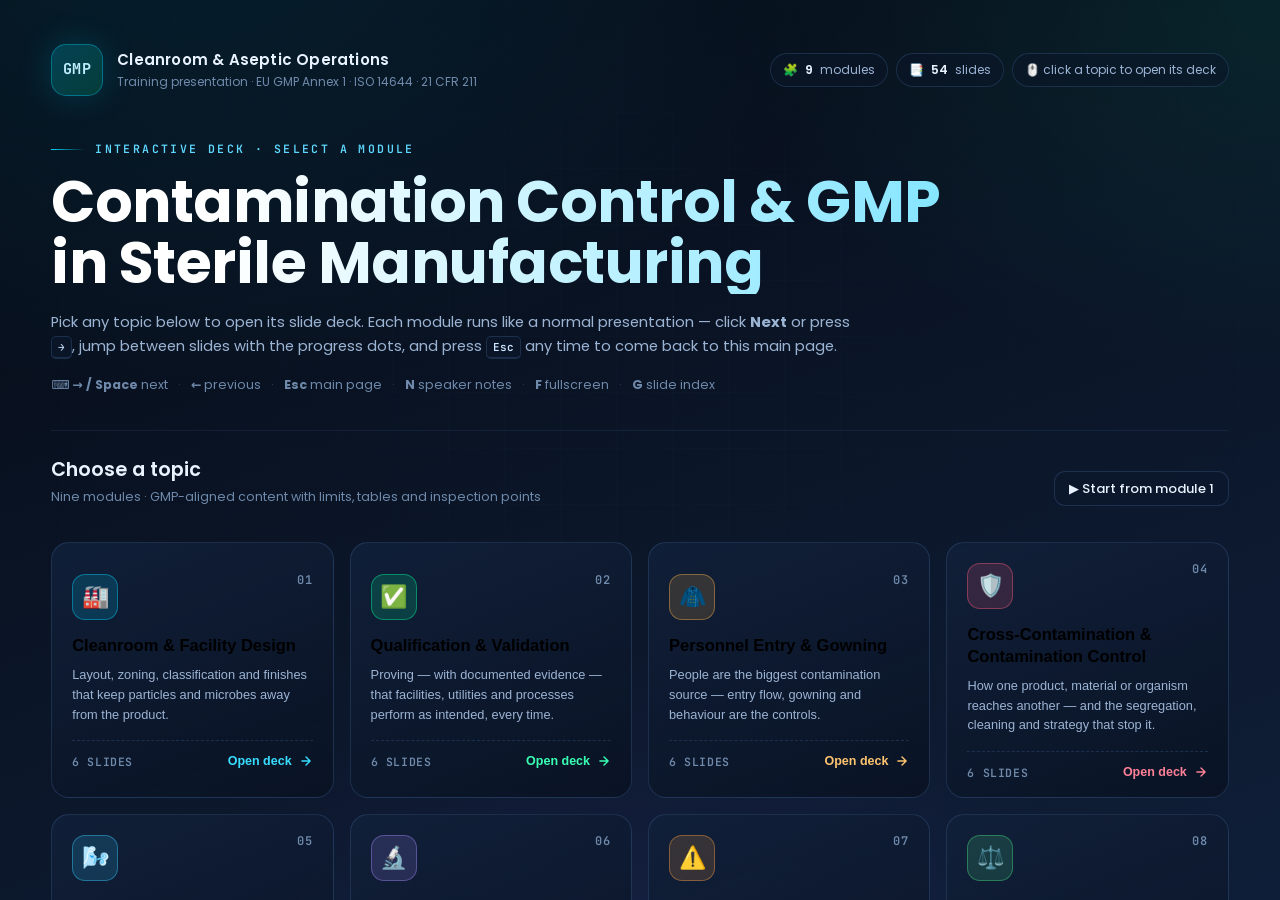
<file: index.html>
<!DOCTYPE html>
<html lang="en">
<head>
<meta charset="UTF-8">
<meta name="viewport" content="width=device-width, initial-scale=1.0">
<meta name="description" content="Interactive presentation deck: Cleanrooms, GMP qualification, gowning, contamination control, HVAC, environmental monitoring, deviations, QA/QC and regulatory requirements.">
<title>Pharmaceutical Cleanroom &amp; GMP — Interactive Presentation</title>
<style>
@import url('https://fonts.googleapis.com/css2?family=Poppins:wght@300;400;500;600;700&family=JetBrains+Mono:wght@400;600&display=swap');

:root{
  --bg-0:#050a14;
  --bg-1:#0a1425;
  --bg-2:#0f1e38;
  --ink:#e9f3ff;
  --muted:#9cb4d4;
  --dim:#6f8aab;
  --line:rgba(120,180,255,.16);
  --line-soft:rgba(120,180,255,.09);
  --glass:rgba(11,22,42,.72);
  --accent:#00d4ff;
  --good:#00ff9d;
  --warn:#ffb347;
  --bad:#ff5c7a;
  --radius:18px;
  --mono:'JetBrains Mono',ui-monospace,SFMono-Regular,Menlo,monospace;
}
*{margin:0;padding:0;box-sizing:border-box}
html,body{height:100%}
body{
  font-family:'Poppins','Segoe UI',system-ui,-apple-system,sans-serif;
  color:var(--ink);
  background:
    radial-gradient(1200px 800px at 12% -10%, rgba(0,212,255,.10), transparent 60%),
    radial-gradient(1000px 700px at 100% 0%, rgba(0,255,157,.08), transparent 55%),
    radial-gradient(900px 700px at 50% 120%, rgba(120,90,255,.10), transparent 60%),
    linear-gradient(160deg,var(--bg-0),var(--bg-1) 45%,var(--bg-2));
  background-attachment:fixed;
  overflow:hidden;
  -webkit-font-smoothing:antialiased;
}
body::before{
  content:'';position:fixed;inset:0;pointer-events:none;z-index:0;opacity:.35;
  background-image:linear-gradient(rgba(120,180,255,.055) 1px,transparent 1px),
                   linear-gradient(90deg,rgba(120,180,255,.055) 1px,transparent 1px);
  background-size:56px 56px;
  mask-image:radial-gradient(circle at 50% 40%,#000 20%,transparent 85%);
}
.particles{position:fixed;inset:0;pointer-events:none;z-index:0;overflow:hidden}
.particle{position:absolute;background:rgba(110,205,255,.45);border-radius:50%;animation:float linear infinite}
@keyframes float{
  0%{transform:translateY(102vh) rotate(0deg);opacity:0}
  12%{opacity:.85}
  88%{opacity:.85}
  100%{transform:translateY(-8vh) rotate(540deg);opacity:0}
}
::selection{background:rgba(0,212,255,.3)}

/* ============================ SHARED ============================ */
.app{position:relative;z-index:1;height:100%}
.view{display:none;height:100%}
.view.on{display:flex}
.scroll-y{overflow-y:auto;overflow-x:hidden;scrollbar-width:thin;scrollbar-color:rgba(120,180,255,.35) transparent}
.scroll-y::-webkit-scrollbar{width:9px;height:9px}
.scroll-y::-webkit-scrollbar-thumb{background:rgba(120,180,255,.28);border-radius:9px}
.scroll-y::-webkit-scrollbar-track{background:transparent}

.btn{
  appearance:none;border:1px solid var(--line);background:rgba(12,24,44,.6);color:var(--ink);
  font:500 13px/1 'Poppins',sans-serif;padding:10px 14px;border-radius:11px;cursor:pointer;
  display:inline-flex;align-items:center;gap:8px;transition:.18s ease;white-space:nowrap;
}
.btn:hover{border-color:rgba(0,212,255,.55);background:rgba(0,212,255,.12);transform:translateY(-1px)}
.btn:active{transform:translateY(0)}
.btn.icon{padding:10px 12px}
.btn.solid{background:linear-gradient(135deg,rgba(0,212,255,.9),rgba(0,255,157,.85));color:#04121f;border:none;font-weight:600}
.btn.solid:hover{filter:brightness(1.08);box-shadow:0 10px 26px rgba(0,212,255,.28)}
.btn:disabled{opacity:.35;cursor:not-allowed;transform:none}
.btn kbd{font:600 10px/1 var(--mono);border:1px solid var(--line);border-radius:5px;padding:3px 5px;color:var(--dim)}
.chip{
  display:inline-flex;align-items:center;gap:7px;padding:7px 12px;border-radius:999px;
  border:1px solid var(--line);background:rgba(10,22,40,.6);font-size:12px;color:var(--muted)
}
.chip b{color:var(--ink);font-weight:600}
kbd{font:600 11px/1 var(--mono);border:1px solid var(--line);border-bottom-width:2px;border-radius:5px;
  padding:3px 6px;background:rgba(12,24,44,.7);color:#cfe6ff;white-space:nowrap}

/* narrow screens */
@media(max-width:860px){
  .topbar .sub,.counter{display:none}
  .btn kbd{display:none}
  .brand-meta{display:none}
  .pstep::after{display:none}
}
@media(max-width:560px){
  .home-wrap{padding-bottom:48px}
  .tile{padding:16px}
}

/* ============================ HOME ============================ */
#home{flex-direction:column;align-items:stretch}
.home-wrap{display:flex;flex-direction:column;flex:1 1 auto;min-height:0;padding:clamp(20px,3.4vw,46px) clamp(18px,4vw,64px) 40px;gap:clamp(20px,3vw,36px)}
.brandbar{display:flex;align-items:center;justify-content:space-between;gap:18px;flex-wrap:wrap}
.brand{display:flex;align-items:center;gap:14px}
.brand-badge{
  width:52px;height:52px;border-radius:15px;display:grid;place-items:center;flex:0 0 auto;
  background:linear-gradient(135deg,rgba(0,212,255,.22),rgba(0,255,157,.16));
  border:1px solid rgba(0,212,255,.35);box-shadow:0 0 34px rgba(0,212,255,.18);
  font:700 15px/1 var(--mono);letter-spacing:.5px;color:#bfefff;
}
.brand-text h2{font-size:15px;font-weight:600;letter-spacing:.2px}
.brand-text p{font-size:12px;color:var(--dim);margin-top:2px}
.brand-meta{display:flex;gap:8px;flex-wrap:wrap}

.hero{max-width:1000px}
.hero .eyebrow{
  font:600 11.5px/1 var(--mono);letter-spacing:2.4px;text-transform:uppercase;color:#5fd8ff;
  display:inline-flex;align-items:center;gap:10px;margin-bottom:16px
}
.hero .eyebrow::before{content:'';width:34px;height:1px;background:linear-gradient(90deg,#00d4ff,transparent)}
.hero h1{
  font-size:clamp(30px,4.6vw,58px);line-height:1.06;font-weight:700;letter-spacing:-.5px;
  background:linear-gradient(96deg,#ffffff 8%,#7fe4ff 42%,#6dffc0 78%,#ffffff 100%);
  background-size:220% auto;-webkit-background-clip:text;background-clip:text;-webkit-text-fill-color:transparent;
  animation:shimmer 9s linear infinite;
}
@keyframes shimmer{to{background-position:220% center}}
.hero p.lead{color:var(--muted);font-size:clamp(13.5px,1.15vw,16.5px);line-height:1.65;margin-top:16px;max-width:820px}
.hero .hint{margin-top:18px;display:flex;gap:10px;flex-wrap:wrap;align-items:center;font-size:12.5px;color:var(--dim)}
.hero .hint .sep{opacity:.4}

.section-head{display:flex;align-items:flex-end;justify-content:space-between;gap:18px;flex-wrap:wrap;border-top:1px solid var(--line-soft);padding-top:24px}
.section-head h2{font-size:clamp(16px,1.5vw,20px);font-weight:600}
.section-head p{font-size:12.5px;color:var(--dim);margin-top:4px}

.grid{display:grid;grid-template-columns:repeat(auto-fit,minmax(268px,1fr));gap:clamp(12px,1.4vw,16px)}
.tile{
  position:relative;text-align:left;overflow:hidden;cursor:pointer;
  padding:20px 20px 18px;border-radius:var(--radius);border:1px solid var(--line);
  background:linear-gradient(158deg,rgba(17,32,58,.92),rgba(9,18,34,.86));
  transition:transform .22s cubic-bezier(.2,.8,.2,1),border-color .22s,box-shadow .22s;
  animation:riseIn .5s backwards cubic-bezier(.2,.8,.2,1);
}
@keyframes riseIn{from{opacity:0;transform:translateY(18px)}to{opacity:1;transform:translateY(0)}}
.tile::after{
  content:'';position:absolute;inset:0;border-radius:inherit;pointer-events:none;opacity:0;transition:.25s;
  background:radial-gradient(420px 200px at 12% 0%,color-mix(in srgb,var(--a) 22%,transparent),transparent 70%);
}
.tile:hover,.tile:focus-visible{transform:translateY(-5px);border-color:color-mix(in srgb,var(--a) 60%,transparent);
  box-shadow:0 22px 46px rgba(0,0,0,.5),0 0 0 1px color-mix(in srgb,var(--a) 34%,transparent);outline:none}
.tile:hover::after,.tile:focus-visible::after{opacity:1}
.tile-top{display:flex;align-items:flex-start;justify-content:space-between;gap:12px;position:relative;z-index:1}
.tile-icon{
  width:46px;height:46px;border-radius:13px;display:grid;place-items:center;font-size:22px;
  background:color-mix(in srgb,var(--a) 16%,transparent);border:1px solid color-mix(in srgb,var(--a) 40%,transparent);
}
.tile-num{font:600 12px/1 var(--mono);color:var(--dim);letter-spacing:1px}
.tile-h{display:block;font-size:16.5px;font-weight:600;margin-top:15px;line-height:1.32;position:relative;z-index:1}
.tile-p{display:block;font-size:12.8px;color:var(--muted);line-height:1.55;margin-top:8px;position:relative;z-index:1}
.tile-foot{
  display:flex;align-items:center;justify-content:space-between;gap:10px;margin-top:16px;
  padding-top:13px;border-top:1px dashed var(--line);position:relative;z-index:1;
}
.tile-foot .count{font:600 11.5px/1 var(--mono);color:var(--dim);letter-spacing:.6px}
.tile-foot .go{display:inline-flex;align-items:center;gap:7px;font-size:12.5px;font-weight:600;color:color-mix(in srgb,var(--a) 78%,#ffffff)}
.tile-foot .go svg{transition:transform .22s}
.tile:hover .tile-foot .go svg{transform:translateX(4px)}

.home-foot{
  margin-top:auto;display:flex;justify-content:space-between;align-items:center;gap:16px;flex-wrap:wrap;
  border-top:1px solid var(--line-soft);padding-top:20px;font-size:12px;color:var(--dim)
}
.home-foot .keys{display:flex;gap:14px;flex-wrap:wrap;align-items:center}
.home-foot .keys span{display:inline-flex;align-items:center;gap:7px}

/* ============================ DECK ============================ */
#deck{flex-direction:column}
.progress-line{height:3px;background:rgba(120,180,255,.12);flex:0 0 auto;overflow:hidden}
.progress-line i{display:block;height:100%;width:0;background:linear-gradient(90deg,var(--accent),var(--good));transition:width .35s ease;box-shadow:0 0 14px rgba(0,212,255,.6)}
.topbar{
  display:flex;align-items:center;gap:12px;padding:12px clamp(12px,2vw,22px);
  border-bottom:1px solid var(--line-soft);background:rgba(6,13,25,.6);backdrop-filter:blur(14px);flex:0 0 auto;
}
.topbar .topic-title{display:flex;align-items:center;gap:11px;min-width:0}
.topbar .dot{width:9px;height:9px;border-radius:50%;background:var(--accent);box-shadow:0 0 12px var(--accent);flex:0 0 auto}
.topbar h1{font-size:14.5px;font-weight:600;white-space:nowrap;overflow:hidden;text-overflow:ellipsis}
.topbar .sub{font:600 11px/1 var(--mono);color:var(--dim);letter-spacing:.6px;white-space:nowrap}
.topbar .spacer{flex:1 1 auto}
.counter{font:600 12px/1 var(--mono);color:var(--muted);letter-spacing:.5px;white-space:nowrap}
.counter b{color:var(--ink)}

.stage{flex:1 1 auto;min-height:0;overflow-y:auto;overflow-x:hidden;padding:clamp(18px,3.6vh,46px) clamp(16px,4vw,56px) 40px;scrollbar-width:thin;scrollbar-color:rgba(120,180,255,.35) transparent}
.stage::-webkit-scrollbar{width:9px}
.stage::-webkit-scrollbar-thumb{background:rgba(120,180,255,.28);border-radius:9px}
.slide{max-width:1180px;margin:0 auto;animation:slideIn .38s cubic-bezier(.2,.8,.2,1)}
.slide.back{animation-name:slideInBack}
@keyframes slideIn{from{opacity:0;transform:translateX(34px)}to{opacity:1;transform:translateX(0)}}
@keyframes slideInBack{from{opacity:0;transform:translateX(-34px)}to{opacity:1;transform:translateX(0)}}
.slide-tag{
  display:inline-flex;align-items:center;gap:9px;font:600 10.5px/1 var(--mono);letter-spacing:2px;
  text-transform:uppercase;color:color-mix(in srgb,var(--accent) 82%,#ffffff);margin-bottom:14px
}
.slide-tag::before{content:'';width:26px;height:1px;background:currentColor;opacity:.6}
.slide h2{font-size:clamp(21px,2.5vw,34px);line-height:1.18;font-weight:600;letter-spacing:-.3px}
.slide h2 em{font-style:normal;background:linear-gradient(90deg,var(--accent),var(--good));-webkit-background-clip:text;background-clip:text;-webkit-text-fill-color:transparent}
.s-lead{color:var(--muted);font-size:clamp(13.5px,1.05vw,16px);line-height:1.62;margin-top:13px;max-width:950px}
.s-body{margin-top:clamp(20px,3vh,32px)}
.footnote{margin-top:22px;padding:13px 16px;border-radius:13px;border:1px dashed var(--line);
  background:rgba(10,22,40,.5);font-size:12.5px;color:var(--muted);line-height:1.6;display:flex;gap:11px}
.footnote b{color:var(--ink)}
.footnote .fi{flex:0 0 auto}

/* bullets */
.bullets{display:grid;gap:11px}
.bullets.two{grid-template-columns:repeat(2,minmax(0,1fr))}
@media(max-width:900px){.bullets.two{grid-template-columns:1fr}}
.bullet{
  display:flex;gap:12px;padding:14px 16px;border-radius:14px;border:1px solid var(--line);
  background:linear-gradient(150deg,rgba(15,29,52,.72),rgba(8,17,32,.62));transition:.2s
}
.bullet:hover{border-color:color-mix(in srgb,var(--accent) 45%,transparent);transform:translateX(3px)}
.bullet .mark{flex:0 0 auto;width:20px;height:20px;border-radius:7px;display:grid;place-items:center;margin-top:2px;
  background:color-mix(in srgb,var(--accent) 18%,transparent);border:1px solid color-mix(in srgb,var(--accent) 42%,transparent);
  color:color-mix(in srgb,var(--accent) 85%,#ffffff);font:700 10px/1 var(--mono)}
.bullet .txt{font-size:13.6px;line-height:1.6;color:#d8e7fa}
.bullet .txt strong{color:#fff;font-weight:600}
.bullet .txt .lbl{display:block;color:#fff;font-weight:600;margin-bottom:3px}
.bullet .txt .desc{color:var(--muted);font-size:13px}

/* table */
.table-wrap{border:1px solid var(--line);border-radius:16px;overflow:auto;background:rgba(9,18,34,.6)}
table{width:100%;border-collapse:collapse;font-size:13.4px;min-width:560px}
thead th{
  text-align:left;padding:13px 15px;font-weight:600;font-size:12px;letter-spacing:.5px;text-transform:uppercase;
  color:#dff1ff;background:color-mix(in srgb,var(--accent) 16%,rgba(10,20,38,.9));border-bottom:1px solid var(--line);white-space:nowrap
}
tbody td{padding:12px 15px;border-bottom:1px solid var(--line-soft);color:#cfe1f6;line-height:1.55;vertical-align:top}
tbody tr:last-child td{border-bottom:none}
tbody tr:hover td{background:rgba(0,212,255,.055)}
tbody td:first-child{color:#fff;font-weight:500}
td .pill{display:inline-block;padding:3px 9px;border-radius:999px;font:600 11px/1.5 var(--mono);
  background:color-mix(in srgb,var(--accent) 15%,transparent);border:1px solid color-mix(in srgb,var(--accent) 36%,transparent)}

/* cards */
.cards{display:grid;gap:13px;grid-template-columns:repeat(auto-fit,minmax(228px,1fr))}
.card{
  padding:17px;border-radius:16px;border:1px solid var(--line);
  background:linear-gradient(155deg,rgba(16,31,55,.78),rgba(8,17,32,.62));transition:.22s;position:relative;overflow:hidden
}
.card::before{content:'';position:absolute;left:0;top:0;bottom:0;width:3px;background:var(--accent);opacity:.85}
.card:hover{transform:translateY(-4px);border-color:color-mix(in srgb,var(--accent) 48%,transparent);box-shadow:0 16px 34px rgba(0,0,0,.42)}
.card .ci{width:36px;height:36px;border-radius:11px;display:grid;place-items:center;font-size:17px;
  background:color-mix(in srgb,var(--accent) 15%,transparent);border:1px solid color-mix(in srgb,var(--accent) 34%,transparent);margin-bottom:12px}
.card h4{font-size:14.6px;font-weight:600;line-height:1.35}
.card p{font-size:12.8px;color:var(--muted);line-height:1.58;margin-top:7px}

/* process */
.process{display:grid;gap:12px;grid-template-columns:repeat(auto-fit,minmax(196px,1fr))}
.pstep{
  position:relative;padding:18px 16px 16px;border-radius:15px;border:1px solid var(--line);
  background:linear-gradient(160deg,rgba(16,31,55,.8),rgba(8,17,32,.6));transition:.22s
}
.pstep:hover{transform:translateY(-4px);border-color:color-mix(in srgb,var(--accent) 48%,transparent)}
.pstep .n{
  width:30px;height:30px;border-radius:10px;display:grid;place-items:center;font:700 12px/1 var(--mono);
  background:linear-gradient(135deg,color-mix(in srgb,var(--accent) 88%,#ffffff),color-mix(in srgb,var(--accent) 45%,transparent));
  color:#04121f;margin-bottom:12px;box-shadow:0 6px 18px color-mix(in srgb,var(--accent) 30%,transparent)
}
.pstep h4{font-size:14px;font-weight:600;line-height:1.35}
.pstep p{font-size:12.6px;color:var(--muted);line-height:1.55;margin-top:6px}
.pstep::after{
  content:'';position:absolute;right:-9px;top:32px;width:8px;height:8px;border-top:2px solid var(--line);
  border-right:2px solid var(--line);transform:rotate(45deg)
}
.pstep:last-child::after{display:none}
@media(max-width:760px){.pstep::after{display:none}}

/* stats */
.stats{display:grid;gap:13px;grid-template-columns:repeat(auto-fit,minmax(158px,1fr))}
.stat{
  padding:18px;border-radius:16px;border:1px solid var(--line);text-align:left;
  background:linear-gradient(160deg,rgba(16,31,55,.78),rgba(8,17,32,.6))
}
.stat .v{font-size:clamp(23px,2.7vw,36px);font-weight:700;line-height:1.05;letter-spacing:-.5px;
  background:linear-gradient(100deg,#ffffff,color-mix(in srgb,var(--accent) 92%,#ffffff));
  -webkit-background-clip:text;background-clip:text;-webkit-text-fill-color:transparent}
.stat .u{font-size:12px;color:var(--dim);margin-left:4px;-webkit-text-fill-color:var(--dim)}
.stat .l{font-size:12.4px;color:var(--muted);line-height:1.5;margin-top:9px}

/* compare */
.compare{display:grid;gap:15px;grid-template-columns:1fr 1fr}
@media(max-width:860px){.compare{grid-template-columns:1fr}}
.panel{padding:18px;border-radius:16px;border:1px solid var(--line);background:linear-gradient(158deg,rgba(16,31,55,.78),rgba(8,17,32,.6))}
.panel h4{font-size:14.5px;font-weight:600;display:flex;align-items:center;gap:9px;margin-bottom:13px}
.panel h4 .badge{font:700 10px/1 var(--mono);padding:5px 8px;border-radius:7px;letter-spacing:.8px}
.panel.a h4 .badge{background:rgba(0,212,255,.16);border:1px solid rgba(0,212,255,.4);color:#8fe7ff}
.panel.b h4 .badge{background:rgba(0,255,157,.14);border:1px solid rgba(0,255,157,.4);color:#8dffcd}
.panel ul{list-style:none;display:grid;gap:9px}
.panel li{font-size:13.2px;color:#cfe1f6;line-height:1.55;display:flex;gap:10px}
.panel li::before{content:'▸';color:color-mix(in srgb,var(--accent) 85%,#fff);flex:0 0 auto}

/* callout strip */
.callout{
  display:flex;gap:14px;align-items:flex-start;padding:16px 18px;border-radius:15px;
  border:1px solid color-mix(in srgb,var(--accent) 34%,transparent);
  background:linear-gradient(120deg,color-mix(in srgb,var(--accent) 12%,transparent),rgba(9,18,34,.6))
}
.callout .ci{font-size:19px;line-height:1}
.callout h4{font-size:13.6px;font-weight:600;margin-bottom:4px}
.callout p{font-size:12.9px;color:var(--muted);line-height:1.6}

/* mini flow of the module on the intro slide */
.outline{display:grid;gap:10px;grid-template-columns:repeat(auto-fit,minmax(190px,1fr));margin-top:6px}
.outline .oi{display:flex;gap:11px;padding:12px 14px;border-radius:13px;border:1px dashed var(--line);background:rgba(9,18,34,.45)}
.outline .oi .num{font:700 11px/1 var(--mono);color:color-mix(in srgb,var(--accent) 85%,#fff);padding-top:2px}
.outline .oi span{font-size:12.7px;color:#d8e7fa;line-height:1.5}

/* notes */
.notes{
  display:none;flex:0 0 auto;border-top:1px solid var(--line-soft);background:rgba(6,13,25,.72);
  padding:14px clamp(16px,4vw,56px);backdrop-filter:blur(10px)
}
.notes.on{display:block}
.notes h5{font:600 10.5px/1 var(--mono);letter-spacing:2px;text-transform:uppercase;color:var(--dim);margin-bottom:8px}
.notes p{font-size:13px;color:var(--muted);line-height:1.65;max-width:1180px}

/* bottombar */
.bottombar{
  display:flex;align-items:center;gap:12px;padding:12px clamp(12px,2vw,22px);
  border-top:1px solid var(--line-soft);background:rgba(6,13,25,.72);backdrop-filter:blur(14px);flex:0 0 auto
}
.dots{display:flex;gap:7px;flex:1 1 auto;overflow-x:auto;padding:4px 2px;scrollbar-width:none}
.dots::-webkit-scrollbar{display:none}
.dot-btn{
  width:26px;height:6px;border-radius:999px;border:1px solid var(--line);background:rgba(120,180,255,.14);
  cursor:pointer;flex:0 0 auto;transition:.2s;padding:0
}
.dot-btn:hover{background:rgba(120,180,255,.4)}
.dot-btn.on{background:linear-gradient(90deg,var(--accent),var(--good));width:40px;border-color:transparent;box-shadow:0 0 12px color-mix(in srgb,var(--accent) 45%,transparent)}
.nav-btns{display:flex;gap:8px;align-items:center;flex:0 0 auto}

/* jump menu inside deck */
.jump{
  position:fixed;inset:0;z-index:40;display:none;background:rgba(3,8,16,.7);backdrop-filter:blur(7px);
  align-items:center;justify-content:center;padding:22px
}
.jump.on{display:flex}
.jump-panel{
  width:min(1000px,100%);max-height:88vh;overflow:auto;border-radius:20px;border:1px solid var(--line);
  background:linear-gradient(160deg,rgba(13,26,47,.98),rgba(7,14,27,.98));padding:22px
}
.jump-panel h3{font-size:15px;font-weight:600;margin-bottom:4px}
.jump-panel .jp-sub{font-size:12.5px;color:var(--dim);margin-bottom:16px}
.jump-grid{display:grid;gap:10px;grid-template-columns:repeat(auto-fit,minmax(215px,1fr))}
.jump-item{
  text-align:left;padding:13px;border-radius:13px;border:1px solid var(--line);cursor:pointer;
  background:rgba(12,24,44,.6);color:var(--ink);font-family:inherit;transition:.2s
}
.jump-item:hover{border-color:color-mix(in srgb,var(--a) 55%,transparent);background:color-mix(in srgb,var(--a) 10%,rgba(12,24,44,.7));transform:translateY(-2px)}
.jump-item b{display:block;font-size:12.8px;font-weight:600;color:#fff}
.jump-item span{display:block;font-size:11.4px;color:var(--dim);margin-top:5px;line-height:1.45}

/* print → export current module as PDF */
@media print{
  body{background:#fff;color:#000;overflow:visible;-webkit-print-color-adjust:economy;print-color-adjust:economy}
  .home-wrap,.stage{overflow:visible!important;height:auto!important}
  .tile,.card,.pstep,.stat,.bullet,.panel,.table-wrap,.callout,.outline .oi,.footnote,.notes{
    background:#fff!important;border-color:#c3d2e3!important;box-shadow:none!important}
  .tile-h,.slide h2,.card h4,.pstep h4,.stat .l,.bullet .lbl,.panel h4,.callout h4,.tile-foot .go{color:#0a2a44!important}
  .tile-p,.s-lead,.bullet .desc,.card p,.pstep p,.stat .l,.callout p,.footnote,.notes p,.tile-foot .count{color:#33506b!important}
  .slide h2 em,.stat .v{-webkit-text-fill-color:#0a5f8a!important;background:none!important;color:#0a5f8a!important}
  .slide-tag{color:#0a6f96!important}
  thead th{background:#eaf2fb!important;color:#0a2a44!important;border-bottom:1px solid #c3d2e3!important}
  tbody td{color:#1d3a55!important;border-bottom:1px solid #dbe6f2!important}
  tbody td:first-child{color:#0a2a44!important}
  .card::before,.bullet .mark,.pstep .n{background:#dceaf7!important;border-color:#9fc3e0!important;color:#0a4f75!important}
  .btn{display:none!important}
  .tile-foot .count{color:#5b7188!important}
  body::before,.particles,.topbar,.bottombar,.notes,.progress-line,.jump{display:none!important}
  .stage{overflow:visible;padding:0}
  .slide{animation:none;break-after:page;page-break-after:always;padding:18px 0}
  .slide:last-child{break-after:auto}
  .bullets .bullet,.card,.pstep,.stat,.panel,.bullet,.table-wrap{break-inside:avoid}
}
</style>
</head>
<body>
<div class="particles" id="particles" aria-hidden="true"></div>

<div class="app">
  <!-- ==================== MAIN PAGE (TOPIC MENU) ==================== -->
  <section class="view on" id="home">
    <div class="home-wrap scroll-y">
      <div class="brandbar">
        <div class="brand">
          <div class="brand-badge">GMP</div>
          <div class="brand-text">
            <h2>Cleanroom &amp; Aseptic Operations</h2>
            <p>Training presentation · EU GMP Annex 1 · ISO 14644 · 21 CFR 211</p>
          </div>
        </div>
        <div class="brand-meta">
          <span class="chip">🧩 <b id="chipModules">9</b> modules</span>
          <span class="chip">📑 <b id="chipSlides">—</b> slides</span>
          <span class="chip">🖱️ click a topic to open its deck</span>
        </div>
      </div>

      <div class="hero">
        <span class="eyebrow">Interactive deck · Select a module</span>
        <h1>Contamination Control &amp; GMP<br>in Sterile Manufacturing</h1>
        <p class="lead">
          Pick any topic below to open its slide deck. Each module runs like a normal presentation —
          click <b>Next</b> or press <kbd>→</kbd>, jump between slides with the progress dots, and press
          <kbd>Esc</kbd> any time to come back to this main page.
        </p>
        <div class="hint">
          <span>⌨️ <b>→ / Space</b> next</span><span class="sep">·</span>
          <span><b>←</b> previous</span><span class="sep">·</span>
          <span><b>Esc</b> main page</span><span class="sep">·</span>
          <span><b>N</b> speaker notes</span><span class="sep">·</span>
          <span><b>F</b> fullscreen</span><span class="sep">·</span>
          <span><b>G</b> slide index</span>
        </div>
      </div>

      <div class="section-head">
        <div>
          <h2>Choose a topic</h2>
          <p>Nine modules · GMP-aligned content with limits, tables and inspection points</p>
        </div>
        <button class="btn" id="startFirst">▶ Start from module 1</button>
      </div>

      <div class="grid" id="topicGrid"></div>

      <div class="home-foot">
        <span>Prepared as a training / refresher deck for sterile manufacturing and cleanroom operations.</span>
        <span class="keys">
          <button class="btn" id="printHome">🖨️ Print / PDF</button>
        </span>
      </div>
    </div>
  </section>

  <!-- ==================== DECK VIEW ==================== -->
  <section class="view" id="deck">
    <div class="progress-line"><i id="progressBar"></i></div>
    <div class="topbar">
      <button class="btn" id="btnHome">← <span>Main page</span> <kbd>Esc</kbd></button>
      <div class="topic-title">
        <span class="dot" id="topicDot"></span>
        <h1 id="deckTopicTitle">Topic</h1>
      </div>
      <span class="sub" id="deckTopicSub">Module 01</span>
      <span class="spacer"></span>
      <span class="counter"><b id="slideNow">1</b> / <span id="slideTotal">1</span></span>
      <button class="btn icon" id="btnNotes" title="Speaker notes (N)">🗒️</button>
      <button class="btn icon" id="btnJump" title="Slide index (G)">☰</button>
      <button class="btn icon" id="btnFull" title="Fullscreen (F)">⛶</button>
    </div>

    <div class="stage scroll-y" id="stage"></div>

    <div class="notes" id="notesPanel">
      <h5>Speaker notes</h5>
      <p id="notesText">—</p>
    </div>

    <div class="bottombar">
      <button class="btn" id="btnPrev">← Prev</button>
      <div class="dots" id="dots"></div>
      <div class="nav-btns">
        <button class="btn" id="btnNextTopic" style="display:none">Next module →</button>
        <button class="btn solid" id="btnNext">Next →</button>
      </div>
    </div>
  </section>
</div>

<!-- slide index overlay -->
<div class="jump" id="jump">
  <div class="jump-panel scroll-y">
    <h3>Slide index</h3>
    <p class="jp-sub" id="jumpSub">Jump to any slide in this module — or open another module.</p>
    <div class="jump-grid" id="jumpGrid"></div>
  </div>
</div>
<script>
/* =====================================================================
   PRESENTATION CONTENT — 9 modules, each with its own slide deck
   Slide types: bullets | table | cards | process | stats | compare
   ===================================================================== */
const MODULES = [
  /* ------------------------------------------------------------------ 01 */
  {
    id: "cleanroom-facility-design",
    num: "01",
    icon: "🏭",
    accent: "#00d4ff",
    title: "Cleanroom & Facility Design",
    short: "Layout, zoning, classification and finishes that keep particles and microbes away from the product.",
    tags: ["EU GMP Grade A–D", "ISO 14644", "CCS"],
    aim: "Design a facility where product, personnel and material flows, room finishes and pressure regimes work together to keep contamination out of the critical zone.",
    outline: [
      "What makes a room a 'cleanroom'",
      "Grade A–D vs ISO 14644 classification",
      "Layout, zoning, airlocks and material transfer",
      "Finishes, services and cleanability",
      "Strategic design controls and barrier technology"
    ],
    note: "Frame the module: design is the first and cheapest place to control contamination. Every later problem — gowning, monitoring, deviations — starts with how the facility was built.",
    slides: [
      {
        k: "bullets",
        title: "What makes a room a <em>cleanroom</em>?",
        lead: "A cleanroom is a room in which the concentration of airborne particles is controlled to specified limits — built, operated and maintained to minimise the introduction, generation and retention of contamination.",
        items: [
          { t: "Parameters under control", d: "Airborne particulates, viable organisms, temperature, humidity, pressure differentials, airflow pattern and, where relevant, noise, vibration and lighting." },
          { t: "Source-focused design", d: "The design must reduce particle generation from people, equipment and surfaces, and must allow effective cleaning and disinfection." },
          { t: "Two protection goals", d: "Protect the product from contamination; contain hazardous or highly potent product away from operators and the environment." },
          { t: "ISO 14644 is the technical backbone", d: "Internationally accepted classification, test methods and cleanroom design standards, referenced by EU GMP Annex 1." },
          { t: "GMP grade is not the same as ISO class", d: "Grade A–D is the operational standard for sterile manufacture and is defined 'at rest' and 'in operation'." },
          { t: "Risk-based classification", d: "Classification, layout and controls are derived from the product, the process and a documented Contamination Control Strategy (CCS)." }
        ],
        call: { i: "🔎", t: "Inspection point", d: "Inspectors look for the documented link: product CQAs → contamination risks → design features → the room classification actually demonstrated by qualification data." },
        note: "Open with the fact that a cleanroom is defined by measurable limits, not by appearance. Design decisions must trace back to patient and product risk."
      },
      {
        k: "table",
        title: "EU GMP Grades vs ISO 14644",
        lead: "Sterile manufacturing is classified by GMP grade. ISO 14644 provides the particle-counting method and the class equivalents behind those grades.",
        head: ["Grade", "At rest (particles ≥ 0.5 µm /m³)", "In operation", "Typical use"],
        rows: [
          ["Grade A", "ISO 5 — 3 520", "Same 3 520 limit (20 /m³ at ≥ 5 µm)", "Aseptic filling, stopper bowls, open vials and ampoules, aseptic connections. Unidirectional airflow at 0.45 m/s ± 20 %."],
          ["Grade B", "ISO 5 — 3 520", "ISO 7 — 352 000", "Background (clean zone) surrounding the Grade A aseptic zone."],
          ["Grade C", "ISO 7 — 352 000", "ISO 8 — 3 520 000", "Less critical stages of sterile manufacture; terminally sterilised products; buffer areas."],
          ["Grade D", "ISO 8 — 3 520 000", "Not defined for operation", "Supporting areas such as material and personnel entry, and some non-critical steps."]
        ],
        foot: { n: "Remember", t: "Classification is verified by particle counts at rest and in operation (ISO 14644-1), backed by the viable limits of Annex 1 Table 2 — and re-verified after changes." },
        note: "Ask the audience: what is a Grade B room 'in operation'? Answer: ISO 7. This trips people up in audits and in batch records."
      },
      {
        k: "bullets",
        two: true,
        title: "Layout, zoning and <em>flows</em>",
        lead: "Contamination is controlled by physical separation and one-way movement — never by hoping that people take the short, clean route.",
        items: [
          { t: "Zoning by risk", d: "Grade A core → Grade B surround → Grade C/D support. Products, people and materials move from cleaner to less clean areas, never backwards." },
          { t: "Segregated personnel and material flows", d: "Separate entry and exit for people and materials; pass-through hatches and airlocks with interlocked doors." },
          { t: "Correct airlock staging", d: "Grade B entry through a Grade B changing room, with separate cubicles or airlocks; Annex 1 expects one person at a time in Grade B changing rooms." },
          { t: "Containment for hazardous products", d: "Dedicated or negative-pressure areas with validated HEPA exhaust for penicillins, beta-lactams, cytotoxics, hormones and live organisms." },
          { t: "Material transfer discipline", d: "Interlocked transfer hatches, wiping or spraying with validated disinfectant, and sterilisation paths for components going to Grade A." },
          { t: "Services and equipment placement", d: "Design out ledges and crevices, keep drains out of Grade A/B where possible, and allow maintenance from lower-grade spaces." }
        ],
        note: "Use a simple floor-plan sketch: draw the flows and show why a shared corridor between clean and dirty routes is a design defect, not a training problem."
      },
      {
        k: "cards",
        title: "Room finishes and <em>cleanability</em>",
        lead: "Surfaces must not shed particles, must not harbour micro-organisms, and must be cleanable — verified during qualification and maintained afterwards.",
        cards: [
          { i: "🧱", t: "Walls, ceilings, floors", d: "Smooth, non-shedding, non-porous and impact resistant; coved junctions; sealed light fittings; welded sheet vinyl, epoxy or terrazzo flooring with no cracks." },
          { i: "🔩", t: "Materials of construction", d: "316L stainless steel for product-contact surfaces; no flaking paint, no wood, no cardboard; panels that survive repeated disinfection." },
          { i: "🧼", t: "Designed for cleaning", d: "Rounded corners, minimum ledges and horizontal surfaces, flush-mounted utilities, cleanable drain covers with traps." },
          { i: "🚪", t: "Doors and windows", d: "Non-shedding, self-closing, flush glazing, interlocked where required; vision panels reduce unnecessary entry into critical rooms." },
          { i: "💡", t: "Lighting and acoustics", d: "Sealed, flush luminaires with sufficient light (typically 300–500 lux in inspection areas) and minimal heat load; noise kept at a level that does not distract operators." },
          { i: "📐", t: "Space and layout", d: "Enough room for operations, movement and cleaning so nobody crowds the critical zone or reaches over open product." }
        ],
        note: "Point out that cleanability is a design attribute to be verified through cleaning validation — not an assumption made after handover."
      },
      {
        k: "bullets",
        title: "Strategic design controls and <em>barrier technology</em>",
        lead: "Annex 1 pushes the industry from procedural control towards technical control: separate people from the product wherever you can.",
        items: [
          { t: "Contamination Control Strategy (CCS)", d: "A documented, site-wide strategy covering facility and equipment design, personnel, utilities, cleaning, monitoring and organisational controls." },
          { t: "Quality by Design from the URS", d: "Design reviews and risk assessments during design; each design feature traceable to a user requirement and a risk." },
          { t: "Prefer barriers over operators", d: "Isolators or RABS are the expected technology for aseptic processing — open Grade A with hands inside the zone is hard to justify." },
          { t: "Automate and separate", d: "Robotic filling, automatic loading and unloading, and closed transfers reduce the number and the impact of interventions." },
          { t: "Design in the monitoring layer", d: "Particle counters, pressure transmitters, temperature and humidity sensors and alarm annunciation to BMS/EMS are part of the design, not retrofits." },
          { t: "Design for maintenance and change", d: "Plan filter replacement, equipment repair and cleaning so the environment is not compromised — and so requalification scope stays manageable." }
        ],
        call: { i: "💡", t: "Key principle", d: "Good design reduces reliance on procedure. If the room only works when people behave perfectly, the design is not robust enough." },
        note: "Close the module by linking design to the CCS — this is what Annex 1 inspectors ask to see first, and it starts here."
      }
    ]
  },

  /* ------------------------------------------------------------------ 02 */
  {
    id: "qualification-validation",
    num: "02",
    icon: "✅",
    accent: "#00ff9d",
    title: "Qualification & Validation",
    short: "Proving — with documented evidence — that facilities, utilities and processes perform as intended, every time.",
    tags: ["Annex 15", "DQ · IQ · OQ · PQ", "Lifecycle"],
    aim: "Understand how a facility, utility, system or process is proven to be fit for purpose through documented evidence across its whole lifecycle.",
    outline: [
      "Validation vs qualification",
      "The V-model: URS → DQ → IQ → OQ → PQ",
      "Documentation: VMP, protocols, traceability",
      "Cleanroom and HVAC qualification tests",
      "Requalification, change control and data integrity"
    ],
    note: "Set expectations: this module is about evidence. Every claim about the facility must be traceable to a protocol, a result and an approval.",
    slides: [
      {
        k: "bullets",
        title: "Qualification vs <em>validation</em>",
        lead: "The words are often used interchangeably, but they describe different — and complementary — activities.",
        items: [
          { t: "Validation", d: "Documented evidence giving a high degree of assurance that a specific process consistently delivers a product meeting its predetermined specifications and quality attributes." },
          { t: "Qualification", d: "Proving that premises, equipment, utilities and systems are correctly installed and operate as intended — the 'hardware' evidence behind validation." },
          { t: "Lifecycle thinking", d: "From URS and design through commissioning, qualification, routine use, change control and decommissioning. It is not a one-off event before launch." },
          { t: "Risk-based depth", d: "ICH Q9 risk management decides how much testing and documentation each system needs, based on its impact on product quality." },
          { t: "The deliverable is documentation", d: "Plan → protocol → execution → results → report → approval → SOP. Undocumented work does not exist as evidence." },
          { t: "Regulatory basis", d: "EU GMP Annex 15 (Qualification & Validation), together with Annex 1 for sterile-specific expectations." }
        ],
        note: "Keep the distinction practical: qualification proves the equipment; process validation proves the process running on qualified equipment."
      },
      {
        k: "process",
        title: "The <em>V-model</em> — from requirements to routine performance",
        lead: "Each phase is approved before the next begins. The document trail goes down the left side of the V (requirements) and up the right side (evidence).",
        steps: [
          { t: "URS — User Requirement Specification", d: "What the system must achieve: operating ranges, capacity, materials, controls and acceptance criteria, expressed in terms of product and process needs." },
          { t: "DQ — Design Qualification", d: "Documented review that drawings, specifications and calculations meet the URS — before construction or purchase." },
          { t: "IQ — Installation Qualification", d: "Verify correct installation: materials of construction, dimensions, utilities, calibration status, as-built drawings and vendor documentation." },
          { t: "OQ — Operational Qualification", d: "Challenge the system across its operating range and alarms, including worst cases and control-system behaviour." },
          { t: "PQ — Performance Qualification", d: "Demonstrate performance under routine production conditions, typically over defined runs with product and process data." },
          { t: "Ongoing verification", d: "Periodic requalification, calibration, monitoring, change control and review keep the validated state — closing the loop back to the URS." }
        ],
        note: "Stress that OQ tests the edges and alarms while PQ proves routine performance. Many sites fail inspections by treating PQ as a repeat of OQ."
      },
      {
        k: "bullets",
        two: true,
        title: "Documents you must be able to <em>produce</em>",
        lead: "In an inspection the question is not 'did you qualify it?' but 'show me how you know, and who approved it'.",
        items: [
          { t: "Validation Master Plan (VMP)", d: "Scope, philosophy, responsibilities, acceptance criteria and schedules for initial and periodic requalification." },
          { t: "Protocols and reports", d: "Pre-approved protocols with defined tests, methods and acceptance criteria; executed records; summary reports with deviations and conclusions." },
          { t: "Traceability matrix", d: "Requirement-to-test matrix showing every URS point is covered by at least one qualification test — a favourite inspection request." },
          { t: "SOPs and training records", d: "Approved operating, cleaning, monitoring and maintenance procedures with documented training before routine use." },
          { t: "Calibration and instrument list", d: "Critical instruments calibrated against traceable standards, with current certificates verified during qualification and maintained in routine use." },
          { t: "Deviations and change control", d: "Every qualification deviation handled and closed; any change after qualification assessed for impact and, where required, requalified." }
        ],
        note: "Ask: who signs the protocol before execution? If a protocol is signed only after execution, the whole evidence chain is questioned."
      },
      {
        k: "table",
        title: "Cleanroom and HVAC <em>qualification tests</em>",
        lead: "The core test package documented in the VMP — repeated on requalification and after any change that could affect performance.",
        head: ["Test", "Method and typical acceptance criteria"],
        rows: [
          ["Filter integrity (leak test)", "PAO or DOP aerosol upstream, photometer scan downstream — penetration ≤ 0.01 % for H14-class filters; repeated after any filter change."],
          ["Airflow volume and air changes", "Measured at terminals and diffusers. Grade A 0.45 m/s ± 20 %; Grade B/C typically ≥ 20–40 ACH; Grade D lower, justified by recovery data."],
          ["Pressure differentials", "≥ 10 Pa between areas of different classification (commonly 10–15 Pa); correct cascade confirmed with doors closed and during door-open events."],
          ["Airflow visualisation (smoke study)", "Unidirectional flow with no dead zones, eddies or reverse flow over the critical zone; recorded and reviewed; repeated after layout changes."],
          ["Recovery (clean-up) time", "After a challenge, particle counts return within the 'at rest' limits — typically 15–20 minutes, as expected by Annex 1."],
          ["Particle counting and viable monitoring", "ISO 14644-1 sampling for classification (at rest and in operation) plus Annex 1 viable limits; results become the EM baseline for routine comparison."],
          ["Temperature, humidity and other parameters", "Mapped and recorded within specified ranges — for example 18–22 °C and 45–60 % RH unless the product requires tighter control."]
        ],
        foot: { n: "Tip", t: "Record the exact conditions of every test: number of operators present, test equipment IDs and calibration status, sampling points, and any deviation from the approved protocol." },
        note: "If asked for one favourite: recovery time. It links design (ACH, HEPA coverage, layout) with the operational reality of rooms full of people."
      },
      {
        k: "bullets",
        title: "Requalification, change control and <em>data integrity</em>",
        lead: "Qualification is not finished at the report — the validated state has to be maintained and defended for the life of the facility.",
        items: [
          { t: "Scheduled requalification", d: "Commonly every 6–12 months for Grade A/B and annually for Grade C/D — frequencies and test scope defined in the VMP." },
          { t: "Event-driven requalification", d: "After significant changes (filters, ceilings, doors, layout, HVAC), repeated EM excursions, critical deviations, long shutdowns or intrusive maintenance." },
          { t: "Change control comes first", d: "Any change to design, equipment, materials, procedures or software is assessed for impact on validated status before implementation." },
          { t: "Continuous verification", d: "Routine pressure, particle and environmental data support the validated state; trends are reviewed in the PQR/APQR and management review." },
          { t: "Data integrity — ALCOA+", d: "Attributable, Legible, Contemporaneous, Original, Accurate records; complete audit trails for computerised systems (Annex 11 / 21 CFR Part 11)." },
          { t: "Periodic review of the whole package", d: "SOPs, drawings, maintenance records, calibration, pest control and training reviewed together to confirm the facility is still in its qualified state." }
        ],
        call: { i: "🔄", t: "Rule of thumb", d: "If you cannot describe what changed, what it affects and how you verified it, assume the system is no longer in a validated state." },
        note: "Close by connecting to deviation management: repeated deviations in the same system should automatically raise a requalification question."
      }
    ]
  },

  /* ------------------------------------------------------------------ 03 */
  {
    id: "personnel-entry-gowning",
    num: "03",
    icon: "🧥",
    accent: "#ffb347",
    title: "Personnel Entry & Gowning",
    short: "People are the biggest contamination source — entry flow, gowning and behaviour are the controls.",
    tags: ["Gown qualification", "Entry flow", "Behaviour"],
    aim: "Understand why personnel dominate contamination risk, and how entry flow, gowning sequence and behaviour protect the critical zone.",
    outline: [
      "People as the main contamination source",
      "Entry flow: site → D/C → B → A",
      "The gowning sequence and its logic",
      "Behaviour rules inside the critical area",
      "Gown qualification, personnel monitoring and training"
    ],
    note: "This module usually lands hardest: the audience should leave understanding that their own body is the largest contamination risk in the room.",
    slides: [
      {
        k: "stats",
        title: "People: the biggest <em>contamination source</em>",
        lead: "Every control in the facility — air changes, pressure cascades, gowning, behaviour rules — exists primarily because of the person standing in the room.",
        stats: [
          { v: "~10⁹", u: "skin cells/day", l: "Shed by a human being, each carrying micro-organisms" },
          { v: "10⁶–10⁷", u: "particles/min", l: "Released during normal movement — far more when moving quickly" },
          { v: "~1 000", u: "CFU/person/hour", l: "Order of magnitude of microbial dispersal in cleanroom conditions" },
          { v: "1", u: "operator", l: "A single gowning breach can compromise an entire filling session" },
          { v: "0.45", u: "m/s", l: "Grade A first-air velocity designed to sweep your particles away from open product" }
        ],
        call: { i: "🧥", t: "Design intent of the gown", d: "The gown is both a filter and a barrier: it must cover all skin and hair, trap particles before they escape, and be donned in a sequence that keeps its outer surface clean." },
        note: "Use the skin-cell figure with care — emphasise the order of magnitude and the principle, not an exact number."
      },
      {
        k: "process",
        title: "Entry flow into a sterile facility",
        lead: "Entry is progressive and one-directional: each stage reduces contamination before the next, and no stage can be skipped or reversed.",
        steps: [
          { t: "Site entry and outer change", d: "Outdoor clothing and shoes removed or covered; jewellery, watches, phones, make-up and personal items left outside the facility." },
          { t: "Hand hygiene", d: "Wash hands thoroughly and use approved disinfectant; re-sanitise hands at every gowning stage before touching cleanroom garments." },
          { t: "Grade D/C gowning", d: "Cleanroom coverall, hair cover or hood, face mask and dedicated footwear or shoe covers — street clothing contamination is contained." },
          { t: "Air lock / change room for Grade B", d: "Interlocked doors, separate cubicles or airlocks; Annex 1 expects one person at a time in Grade B change rooms to avoid cross-contamination." },
          { t: "Sterile gown for Grade A/B", d: "Sterile, non-shedding gown worn over the Grade C garments, plus sterile gloves, mask or balaclava and goggles; glove cuffs go over the gown cuffs." },
          { t: "Verification and entry", d: "Mirror or buddy check of the gown, final hand disinfection, then entry to Grade B and into Grade A using aseptic technique." }
        ],
        note: "Walk the audience through the sequence slowly — the most common failure is gaps at the wrists, neck and ankles, not missed stages."
      },
      {
        k: "bullets",
        two: true,
        title: "Behaviour inside the <em>critical area</em>",
        lead: "Gowning gets you into the room; behaviour keeps you from contaminating it. Movement, hands and awareness are the operating controls.",
        items: [
          { t: "Move slowly and deliberately", d: "Fast movement creates turbulent air and wakes that carry particles into the critical zone; slow movement preserves unidirectional airflow." },
          { t: "Keep hands below shoulder level near open product", d: "Anything above an open container means particles falling directly into it — including your own arm's shed." },
          { t: "Re-sanitise gloves regularly", d: "After contact with equipment, doors or any other surface, and at defined points in the process." },
          { t: "Report every breach immediately", d: "Torn glove, sneeze inside the mask, gown damage or a fall all require reporting, regowning and, where needed, a deviation." },
          { t: "No make-up, perfume, jewellery, false nails or exposed hair", d: "All of these shed particles or micro-organisms and are prohibited before entering the gowning area." },
          { t: "No mobiles, personal pens, cardboard, wood or food", d: "Use cleanroom-approved stationery and dedicated logbooks; cardboard and wood shed fibres and harbour organisms." },
          { t: "Never move back up a grade in the same gown", d: "Re-entering a cleaner grade requires re-gowning — never a shortcut through a corridor or a hatch." },
          { t: "Do not hold doors or rush airlocks", d: "Interlocks protect the pressure cascade and airflow; forcing or holding doors is a contamination event." }
        ],
        note: "Ask the room: where is your hand-disinfection point before an intervention? If people hesitate, the SOP or the training needs work."
      },
      {
        k: "cards",
        title: "Gown qualification, monitoring and <em>training</em>",
        lead: "Because people are the main risk, personnel competence is itself a qualified, monitored and documented control.",
        cards: [
          { i: "📋", t: "Gown qualification", d: "Personnel are qualified for gowning and aseptic behaviour before entering Grade A/B areas, and requalified periodically (commonly annually)." },
          { i: "🖐️", t: "Personnel monitoring", d: "Glove prints (each hand or five fingers) plus chest and forearm gown plates; typical Grade A limit < 1 CFU and Grade B ≤ 5 CFU per plate, with site action limits." },
          { i: "👀", t: "Aseptic technique assessment", d: "Observational assessment during media fills and routine interventions; repeated after failures, long absence or a change in duties." },
          { i: "🎓", t: "Training programme", d: "Basic microbiology, hygiene, gowning, aseptic behaviour and relevant SOPs — competence-based, documented, with retraining on change." },
          { i: "🧴", t: "Hand hygiene", d: "Approved disinfectants with validated contact time, a defined number of applications, and gloved-hand disinfection at defined process points." },
          { i: "📈", t: "Trending and feedback", d: "Trend personnel monitoring, gowning failures and EM results; retrain individuals before re-entry where failures repeat." }
        ],
        note: "Personnel monitoring is a training tool, not a punishment tool. Frame it as early warning of technique drift."
      },
      {
        k: "compare",
        title: "Personnel entry vs <em>material entry</em>",
        lead: "Both flows must be defined, controlled and documented — and they must never share the same route in opposite directions.",
        a: {
          h: "Personnel entry", badge: "PEOPLE",
          items: [
            "Change-room sequence: outer → Grade C → Grade B, with interlocked airlocks and one person at a time in Grade B change rooms.",
            "Gown qualification before first entry and periodically afterwards, with records held by the training and QA functions.",
            "Hand and glove disinfection at every stage and at defined process points, using validated disinfectants.",
            "Behaviour rules enforced in the critical zone: slow movement, no reaching over open product, immediate reporting of breaches."
          ]
        },
        b: {
          h: "Material & component entry", badge: "MATERIAL",
          items: [
            "Transfer through interlocked pass-through hatches or airlocks — the two doors are never open at the same time.",
            "Outer packaging removed in lower-grade areas; surfaces wiped or sprayed with validated disinfectant before transfer.",
            "Sterilised components (vials, stoppers, caps) protected by sterile packaging and transferred to Grade A by a validated route.",
            "Materials intended for Grade A/B must be non-shedding and cleanable — cardboard and wood are excluded entirely."
          ]
        },
        note: "A useful audit question: can you show the transfer route on a drawing, and the disinfectant contact time for each material type?"
      }
    ]
  },
  /* ------------------------------------------------------------------ 04 */
  {
    id: "cross-contamination",
    num: "04",
    icon: "🛡️",
    accent: "#ff5c7a",
    title: "Cross-Contamination & Contamination Control",
    short: "How one product, material or organism reaches another — and the segregation, cleaning and strategy that stop it.",
    tags: ["CCS", "Segregation", "Cleaning validation"],
    aim: "Recognise the ways contamination transfers between products and areas, and apply segregation, containment, validated cleaning and the CCS to prevent it.",
    outline: [
      "Definitions: cross-contamination and related risks",
      "Sources: people, air, water, equipment, materials",
      "Segregation, dedicated facilities and campaigns",
      "Cleaning validation and carry-over limits",
      "The Contamination Control Strategy (CCS)"
    ],
    note: "This module ties the previous three together: design, people and air are the inputs; the CCS is the documented output.",
    slides: [
      {
        k: "bullets",
        title: "Cross-contamination: the <em>definitions</em>",
        lead: "Precision matters here — 'contamination', 'cross-contamination' and 'mix-up' have different meanings and different controls.",
        items: [
          { t: "Cross-contamination", d: "Contamination of a starting material, intermediate or finished product by another material or product — the main driver of dedicated-facility and campaign requirements." },
          { t: "Microbial contamination", d: "Introduction of bacteria, yeasts or moulds into a product or a critical area; the focus of aseptic processing controls and environmental monitoring." },
          { t: "Particulate and foreign matter", d: "Physical particles — glass, metal, fibres, cardboard dust, skin — which are also patient-safety hazards." },
          { t: "Chemical residues", d: "Cleaning agents, disinfectants and previous product residues left on shared equipment or surfaces." },
          { t: "Mix-up and mislabelling", d: "Loss of identity of materials or products; requires segregation, labelling, line clearance and status controls." },
          { t: "Two objectives, one strategy", d: "Protect the product from contamination and contain hazardous product away from operators and the environment — both are covered in the CCS." }
        ],
        note: "Warn against treating these as synonyms: segregation requirements, cleaning validation and EM all depend on which risk you are controlling."
      },
      {
        k: "cards",
        title: "Where contamination <em>comes from</em>",
        lead: "Contamination is generated internally far more often than it enters from outside — and every source needs its own control.",
        cards: [
          { i: "🧍", t: "Personnel", d: "Skin, hair, breath and clothing — the largest single source, controlled by gowning, behaviour and monitoring." },
          { i: "🌬️", t: "Air and HVAC", d: "Unfiltered or badly directed air carries particles and microbes; controlled by HEPA filtration, air changes and pressure cascade." },
          { i: "💧", t: "Water, steam and gases", d: "Purified water loops can develop biofilm; steam and compressed gases must be qualified and monitored as critical utilities." },
          { i: "🔧", t: "Equipment and surfaces", d: "Hard-to-clean designs, damaged surfaces and residues retain product and organisms; cleaning validation proves removal." },
          { i: "📦", t: "Materials and packaging", d: "Cardboard, pallets, outer packaging and raw materials bring particulates, fibres and bioburden into the facility." },
          { i: "🧪", t: "Cleaning agents", d: "Disinfectants and detergents can themselves contaminate or leave residues if the procedure is not validated." },
          { i: "🐜", t: "Facility failures and pests", d: "Leaks, blocked drains, moisture, cracks and pest activity create uncontrolled contamination reservoirs." },
          { i: "🧫", t: "The product itself", d: "Powders, aerosols and dusts generated by one process can travel to another area; containment and exhaust limit this." }
        ],
        note: "Map the eight sources to the room the audience works in, and let them name a control for each one."
      },
      {
        k: "bullets",
        two: true,
        title: "Segregation, dedication and <em>campaigns</em>",
        lead: "For high-risk products the answer is physical separation; where full dedication is not practical, campaigns with validated changeover are used.",
        items: [
          { t: "Dedicated facilities", d: "Mandatory for penicillin and beta-lactams; expected for cytotoxics, hormones, live organisms and highly sensitising products — with separate air handling and exhaust to atmosphere." },
          { t: "Campaign production", d: "Time-based campaigns with validated cleaning between products and defined, documented changeover acceptance criteria." },
          { t: "Airborne separation", d: "Separate AHUs, no recirculation between product groups, negative pressure with directional flow for hazardous areas, HEPA filtration of exhaust air." },
          { t: "Personnel segregation", d: "Operators in high-hazard areas do not enter other production areas without re-gowning; dedicated garments and tools where required." },
          { t: "Equipment segregation", d: "Dedicated or single-use equipment for high-risk products; shared equipment requires validated cleaning and documented changeover." },
          { t: "Physical segregation", d: "Walls, doors, airlocks and separate routes prevent both airborne and contact transfer between product groups." }
        ],
        note: "Explain that dedication is a risk decision supported by data — toxicology, exposure limits and cleaning validation results."
      },
      {
        k: "bullets",
        title: "Cleaning validation and <em>carry-over limits</em>",
        lead: "Cleaning is a process, so it is validated like any other: defined parameters, acceptance criteria, sampling and documented evidence.",
        items: [
          { t: "Validated cleaning procedure", d: "Defined agent, concentration, contact time, temperature, mechanical action and rinse sequence — with the worst case (worst product, worst equipment location) selected for validation." },
          { t: "Acceptance limits", d: "Health-based exposure limits first, then the classic criteria: 1/1000 of the minimum therapeutic dose, 10 ppm residue and visually clean — the most stringent applies." },
          { t: "MACO calculation", d: "Maximum Allowable Carry-Over is calculated per equipment train and product pair, documented, and used to define the cleaning limit." },
          { t: "Sampling strategy", d: "Swabs for hard-to-reach, worst-case locations plus rinse water samples; recovery is validated for the analyte and the surface." },
          { t: "Microbial cleanliness", d: "Cleaning and disinfection are also validated for bioburden reduction; clean and dirty hold times are defined and justified." },
          { t: "Verification and status labelling", d: "Changeover documentation, equipment status tags, cleaning logs and periodic verification after changes to products, equipment or procedures." }
        ],
        call: { i: "🧪", t: "Residue discipline", d: "A cleaning validation is only as strong as its sampling locations. Choose worst-case points that reflect actual product contact and poor accessibility." },
        note: "Mention visual inspection as a prerequisite: no equipment can pass a swab test if it fails the visual check."
      },
      {
        k: "bullets",
        title: "The Contamination Control <em>Strategy (CCS)</em>",
        lead: "Annex 1 requires a single documented strategy that pulls every contamination control into one coherent, risk-based system.",
        items: [
          { t: "Covers all contamination sources", d: "Facility and equipment design, personnel, utilities, materials, cleaning, monitoring, plus organisational controls and training." },
          { t: "Risk-based and lifecycle-driven", d: "Built on risk assessments (FMEA, fault tree, process mapping), reviewed whenever something changes and at defined intervals." },
          { t: "Technical controls preferred over procedural", d: "Isolators, closed systems, single-use technology and automation outrank procedural controls — and every procedural control needs training and monitoring." },
          { t: "Defines monitoring and limits", d: "Environmental and personnel monitoring, plus pressure and particle monitoring, with alert and action limits, trending and documented excursion handling." },
          { t: "Owned by senior quality management", d: "Effectiveness reviewed through KPIs, PQR/APQR, audits and management review — with defined CAPA routes when it underperforms." }
        ],
        call: { i: "🔎", t: "Inspection point", d: "The CCS is one of the first documents requested during sterile facility inspections. It must be specific to the site's products and processes — not a generic template." },
        note: "Close the module with the CCS as the connective tissue: everything covered in modules 1–3 becomes evidence inside the CCS."
      }
    ]
  },

  /* ------------------------------------------------------------------ 05 */
  {
    id: "hvac-air-handling",
    num: "05",
    icon: "🌬️",
    accent: "#36cfff",
    title: "HVAC & Air Handling",
    short: "How air is filtered, delivered, balanced and monitored to control particles, microbes, humidity and pressure.",
    tags: ["HEPA / ULPA", "ACH & pressure", "Smoke studies"],
    aim: "Explain how the HVAC system filters, moves, conditions and monitors air to keep the cleanroom within validated limits at all times.",
    outline: [
      "What the HVAC system must deliver",
      "Air path, filters and components",
      "Air changes, velocity and pressure cascade",
      "Airflow patterns, smoke studies and monitoring",
      "Maintenance, filter integrity and shutdowns"
    ],
    note: "HVAC is the 'heart' of a cleanroom: if the air is not right, nothing else in the room can compensate for it.",
    slides: [
      {
        k: "cards",
        title: "What the HVAC system must <em>do</em>",
        lead: "The HVAC system is not just air conditioning — it is a contamination control system with six defined duties.",
        cards: [
          { i: "🧹", t: "Supply clean air", d: "Filtered air dilutes and removes airborne particles and micro-organisms generated inside the room." },
          { i: "🔒", t: "Contain contamination", d: "Pressure cascade and directional flow prevent ingress from less clean areas and escape of hazardous material." },
          { i: "🌡️", t: "Control temperature", d: "Operator comfort inside full gowns (commonly 18–22 °C) plus any product or process requirement." },
          { i: "💧", t: "Control humidity", d: "Typically 45–60 % RH: high humidity supports microbial growth and corrosion; low humidity increases static and powder movement." },
          { i: "🫧", t: "Remove local contaminants", d: "Dust extraction, solvent and vapour exhaust, and low-level returns that sweep the floor zone." },
          { i: "🔔", t: "Provide data and alarms", d: "Pressure, temperature, humidity and airflow data to BMS/EMS with alarms, so excursions are detected rather than discovered." }
        ],
        note: "Emphasise that humidity is a microbial control parameter, not just a comfort setting."
      },
      {
        k: "bullets",
        title: "Components along the <em>air path</em>",
        lead: "Air travels from intake to exhaust through a defined chain — every element needs maintenance, monitoring and documented evidence.",
        items: [
          { t: "Intake and pre-filters (G4 / F7–F9)", d: "Protect the AHU and extend HEPA life; changed on differential pressure or scheduled maintenance." },
          { t: "Air handling unit (AHU)", d: "Mixing box, heating and cooling coils, humidifier, supply and return fans with variable speed drives, dampers and sensors." },
          { t: "Terminal HEPA / ULPA filters", d: "EN 1822 H13/H14 (≥ 99.95 % / 99.995 % at MPPS), mounted in the ceiling or in fan filter units with gel or mechanical seals and PAO test ports." },
          { t: "Ductwork and distribution", d: "Smooth, sealed, non-shedding ducting with balancing dampers; diffusers positioned to create the required airflow pattern over the critical zone." },
          { t: "Returns and exhaust", d: "Low-level returns sweep the room; hazardous areas exhaust through HEPA filters — never recirculate from hazardous to clean areas." },
          { t: "Controls, sensors and alarms", d: "Differential pressure transmitters, temperature and humidity sensors, airflow switches and BMS/EMS logging with alarm set points and trend records." }
        ],
        note: "Point out the maintenance implication: filter and damper adjustments change room balance, so rebalancing is a documented change."
      },
      {
        k: "table",
        title: "Air handling <em>numbers to know</em>",
        lead: "These are the design benchmarks used in discussion and qualification — the site's validated values always take precedence.",
        head: ["Parameter", "Typical value / requirement", "Why it matters"],
        rows: [
          ["Grade A air velocity", "0.45 m/s ± 20 % (0.36–0.54 m/s), unidirectional, measured near the filter face", "Confirms first air sweeps particles away from open product"],
          ["Air changes per hour", "Grade B commonly 20–40+ ACH; Grade C 20+; Grade D lower — always justified by recovery testing", "Dilutes and removes airborne contamination and drives recovery time"],
          ["Pressure differentials", "≥ 10 Pa between different grades (commonly 10–15 Pa), cascading from clean to less clean", "Prevents airborne ingress when doors open and during operations"],
          ["Filter efficiency", "EN 1822 H13/H14; leak-test penetration ≤ 0.01 % for H14-class filters", "The final barrier against particles and micro-organisms"],
          ["Temperature", "18–22 °C typical, driven by process and operator comfort", "Comfortable operators shed and move less; product stability maintained"],
          ["Relative humidity", "45–60 % RH typical; tighter for hygroscopic or effervescent products", "Limits microbial growth and static; protects moisture-sensitive product"],
          ["Recovery time", "Typically 15–20 minutes back to 'at rest' particle limits", "Demonstrates the room cleans itself after people and operations"]
        ],
        note: "Expect questions on ACH: it is a design tool, not an acceptance criterion — recovery time is what you qualify."
      },
      {
        k: "bullets",
        title: "Airflow patterns, smoke studies and <em>monitoring</em>",
        lead: "Filtration alone is not enough — how the air moves through the room decides whether contamination reaches the product.",
        items: [
          { t: "Unidirectional flow in Grade A", d: "Parallel air streams sweep particles away from the critical zone; Grade B provides a clean but turbulent background." },
          { t: "First-air principle", d: "Nothing sits between the HEPA filter and the exposed product — no equipment, no arms, no hands, no instruments." },
          { t: "Full filter coverage over critical operations", d: "HEPA coverage over filling points, stopper bowls and open containers, with equipment arranged so air sweeps past rather than around." },
          { t: "Smoke / airflow visualisation studies", d: "Performed at rest, in operation and with worst-case operator positions; video evidence retained and repeated after layout or equipment changes." },
          { t: "Continuous monitoring with alarms", d: "Differential pressure monitored continuously; non-viable particle counting throughout Grade A critical processes." },
          { t: "Documented alarm response", d: "Defined actions when a parameter alarms: stop or complete safely, assess batch impact, notify QA, and raise a deviation when limits are exceeded." }
        ],
        note: "If the audience remembers one thing: contamination follows airflow. Show them where their hands sit relative to first air."
      },
      {
        k: "bullets",
        title: "Maintenance, pitfalls and <em>shutdowns</em>",
        lead: "A qualified HVAC system stays qualified only if it is maintained, re-tested after change and protected from ad-hoc modifications.",
        items: [
          { t: "Filter integrity and replacement", d: "Periodic leak testing (commonly every 6–12 months for Grade A/B), replacement on failure or excessive pressure rise, followed by re-testing and requalification." },
          { t: "Common design pitfalls", d: "Too few HEPA units, returns placed so air short-circuits, dead legs in ducting, unsealed ceiling joints, particle-shedding duct linings." },
          { t: "Doors, interlocks and discipline", d: "Self-closing interlocked doors preserve the cascade; propping a door open is a contamination event, not a convenience." },
          { t: "Shutdown and restart", d: "Validated shutdown and restart procedures, followed by cleaning, disinfection and, where required, requalification before production resumes." },
          { t: "Cleanroom upkeep", d: "No unauthorised drilling, painting or fixing items to walls and ceilings — every maintenance activity generates particles and must be controlled." },
          { t: "Measure what you claim", d: "Airflow, differential pressure and filter performance are trended. An unmonitored system cannot be defended in an inspection." }
        ],
        note: "A very common finding: maintenance work performed without an impact assessment or without cleaning afterwards."
      }
    ]
  },

  /* ------------------------------------------------------------------ 06 */
  {
    id: "environmental-monitoring",
    num: "06",
    icon: "🔬",
    accent: "#a78bfa",
    title: "Environmental Monitoring",
    short: "Viable and non-viable monitoring that proves the environment is in control — and what to do when it is not.",
    tags: ["Annex 1 limits", "EM programme", "Excursions"],
    aim: "Explain how the environmental monitoring programme demonstrates control, how limits are applied by grade, and how excursions are investigated.",
    outline: [
      "Purpose and scope of the EM programme",
      "Methods: air, surface, personnel, particles",
      "Recommended viable limits by grade",
      "Frequency, locations and continuous monitoring",
      "Excursions, trending, identification and data integrity"
    ],
    note: "Stress that environmental monitoring is evidence, not decoration: it is used to release batches and to detect deteriorating control before product is affected.",
    slides: [
      {
        k: "bullets",
        title: "What environmental monitoring is for",
        lead: "EM is a documented programme of sampling air, surfaces and personnel to demonstrate that the controlled environment stays within specified limits.",
        items: [
          { t: "Two monitoring streams", d: "Non-viable (physical particles, ISO 14644-1) and viable (micro-organisms — bacteria, yeasts, moulds) monitoring run in parallel." },
          { t: "Primary purposes", d: "Confirm facility control, detect excursions early, trend contamination, verify cleaning and disinfection, and support batch disposition." },
          { t: "Part of the CCS", d: "Sample locations, frequencies, methods and limits are risk-based outputs of the Contamination Control Strategy." },
          { t: "Annex 1 expectations", d: "Grade A and B environments are monitored during operation, at the locations of greatest contamination risk — including personnel." },
          { t: "Defined before production starts", d: "The EM programme, its limits and its response actions are approved and in place before any batch is manufactured." },
          { t: "Records are data", d: "Plates, counts, incubation records and trend charts are GMP raw data with the same integrity expectations as analytical results." }
        ],
        note: "Clarify that EM results are usually not the release specification for a batch, but they are essential evidence in batch disposition decisions."
      },
      {
        k: "cards",
        title: "Monitoring <em>methods</em>",
        lead: "Different methods answer different questions: air, surfaces and people all need to be sampled to give a complete picture.",
        cards: [
          { i: "🌬️", t: "Active air sampling", d: "A known volume (commonly 1 m³) is drawn through a sieve or slit sampler; the result is expressed as CFU/m³." },
          { i: "🧫", t: "Settle plates", d: "Passive plates exposed at defined locations for a defined period (commonly up to 4 hours); result expressed as CFU/plate/period." },
          { i: "🧽", t: "Surface monitoring", d: "Contact plates for flat surfaces and swabs for irregular or hard-to-reach areas; results as CFU/plate or CFU/swab, with identification where needed." },
          { i: "🧍", t: "Personnel monitoring", d: "Glove prints plus gown plates (chest, forearm); assesses gowning technique and aseptic behaviour during work." },
          { i: "🔢", t: "Non-viable particle counting", d: "Light-scattering counters for ≥ 0.5 µm and ≥ 5 µm; used for ISO 14644-1 classification and continuous Grade A monitoring." },
          { i: "⚡", t: "Rapid microbiological methods", d: "Growth-based or alternative rapid methods may be used, provided they are validated and produce comparable limits and trends." },
          { i: "🌡️", t: "Other critical parameters", d: "Temperature, humidity, differential pressure and airflow — plus water, steam and gas monitoring as utilities." },
          { i: "🧪", t: "Media and incubation", d: "Tryptic soy / soybean-casein digest agar for bacteria plus malt extract or Sabouraud agar for yeasts and moulds; dual incubation at roughly 30–35 °C and 20–25 °C." }
        ],
        note: "Note that a settle plate is not a substitute for active air sampling — each has its own limit and its own meaning in Annex 1."
      },
      {
        k: "table",
        title: "Recommended viable limits <em>by grade</em>",
        lead: "Annex 1 gives recommended limits for each grade and method. Sites apply alert and action limits around them and trend all results.",
        head: ["Grade", "Air sample CFU/m³", "Settle plate CFU/4 h", "Contact plate CFU/plate", "Glove print CFU/glove"],
        rows: [
          ["Grade A", "< 1", "< 1", "< 1", "< 1"],
          ["Grade B", "10", "5", "5", "5"],
          ["Grade C", "100", "50", "25", "Not defined"],
          ["Grade D", "200", "100", "50", "Not defined"]
        ],
        foot: { n: "Handling results", t: "A limit exceedance is an excursion: confirm or repeat, identify organisms, investigate root cause and assess product impact. An isolated result may be acceptable only when justified by identification and impact assessment." },
        note: "Common confusion: Grade A limits are '< 1', meaning no growth is acceptable in the tested volume or area."
      },
      {
        k: "bullets",
        title: "Frequency, locations and <em>continuous monitoring</em>",
        lead: "Where and when you sample determines whether the programme actually detects problems — risk-based, worst-case locations are essential.",
        items: [
          { t: "Risk-based locations", d: "Worst cases: near critical operations and filling points, operator positions, high-traffic routes and hard-to-clean areas." },
          { t: "Grade A non-viable particles", d: "Continuous monitoring throughout the critical process — an explicit Annex 1 expectation, not an optional enhancement." },
          { t: "Grade A/B viable monitoring", d: "During critical operations in Grade A, at defined intervals in Grade B, and personnel monitoring during each production session." },
          { t: "Cleaning and pre-production checks", d: "Sampling after cleaning and disinfection, before production, and at defined points during the shift according to the CCS." },
          { t: "Alert vs action limits", d: "Alert limits prompt attention and trend review; action limits trigger formal investigation, a deviation and a product impact assessment." },
          { t: "Consistency and documentation", d: "The same locations, plates, volumes and durations every time, with a documented sampling map, schedule and trained analysts — otherwise trends are meaningless." }
        ],
        note: "Ask: are the sampling locations on a drawing? If not, results cannot be compared over time or defended in an inspection."
      },
      {
        k: "bullets",
        title: "Excursions, investigations and <em>data integrity</em>",
        lead: "The value of monitoring lies in the response: an excursion that is not investigated converts the programme into paperwork.",
        items: [
          { t: "Excursion handling", d: "Repeat or confirm the count, identify the organism, assess affected batches and product, investigate root cause (people, HVAC, cleaning, gowning, materials) and implement CAPA." },
          { t: "Grade A/B excursions are significant", d: "Assume product may have been exposed; assess whether sterility can be assured, and reject the batch where it cannot." },
          { t: "Trending", d: "Review EM data by area, grade, shift and operator over time; adverse trends must be investigated before they become excursions." },
          { t: "Organism identification", d: "Speciation in Grade A/B links contamination to a source — people, water, surfaces, HVAC — and steers the investigation." },
          { t: "Data integrity", d: "Raw plates, counts and timestamps traceable to the analyst; no back-dating and no convenient transcription; LIMS/EMS records with audit trails." },
          { t: "Reporting into release", d: "EM results, excursions and investigations are part of batch certification — batches are not released until they are resolved." }
        ],
        call: { i: "📈", t: "Early warning", d: "The most useful EM signal is not the excursion — it is the slow upward trend that appears months before it." },
        note: "Close with the link to deviation management: excursion handling is module 7, and the two modules should be read together."
      }
    ]
  },
  /* ------------------------------------------------------------------ 07 */
  {
    id: "deviations",
    num: "07",
    icon: "⚠️",
    accent: "#ff9f43",
    title: "Deviations",
    short: "Capturing, investigating and closing departures from approved standards — before they affect the patient.",
    tags: ["Investigation", "CAPA", "Batch disposition"],
    aim: "Describe how departures from approved instructions and standards are captured, investigated, resolved and trended to protect product quality.",
    outline: [
      "What counts as a deviation",
      "Examples from the facility and the lab",
      "The handling workflow, step by step",
      "Root cause and investigation tools",
      "CAPA, batch disposition and trending"
    ],
    note: "Frame deviations as a quality tool rather than a blame process — the objective is to find and remove the cause, not the person.",
    slides: [
      {
        k: "bullets",
        title: "What counts as a <em>deviation</em>",
        lead: "A deviation is any departure from an approved instruction, procedure, specification or established standard — including planned departures approved in advance.",
        items: [
          { t: "Definition", d: "Any departure from an approved instruction, procedure, specification or established standard." },
          { t: "Two families", d: "Unplanned (unexpected events) and planned (pre-approved, time-limited, justified, with control measures and an expiry date)." },
          { t: "Connected records", d: "Complaints, out-of-specification or out-of-trend results, EM excursions, incidents and batch-record comments often open a deviation." },
          { t: "Golden rules", d: "Report immediately, contain the impact, document contemporaneously — and never 'fix' a deviation by rewriting the record." },
          { t: "Why it matters", d: "Deviations are the earliest signal that a control has failed. Unmanaged deviations are a patient-safety risk and the most common inspection observation." },
          { t: "Better-than-expected still counts", d: "A result better than expected must also be assessed — it may indicate a measurement error, a wrong material or a specification error." }
        ],
        note: "Give the audience permission to raise deviations: a reported deviation is a controlled risk; a hidden one is an uncontrolled risk."
      },
      {
        k: "cards",
        title: "Examples by <em>area</em>",
        lead: "Most deviations in a sterile facility cluster around a small number of repeating themes — recognise them and they become predictable.",
        cards: [
          { i: "🌬️", t: "Facility and HVAC", d: "Pressure differential below limit, filter leak on testing, prolonged door-open event, temperature or humidity excursion." },
          { i: "🧍", t: "Personnel", d: "Gowning breach, torn or contaminated glove, unauthorised entry, personnel monitoring above limits, overdue training." },
          { i: "🔬", t: "EM and QC", d: "Particle or viable excursion in Grade A/B, invalid or contaminated plate, OOS/OOT result, instrument out of calibration." },
          { i: "⚙️", t: "Equipment and process", d: "Unplanned intervention during filling, fill weight or volume out of range, sterilisation cycle deviation, stoppage with product exposed." },
          { i: "📦", t: "Materials", d: "Wrong material issued, expired raw material used, missing supplier documentation, transfer hatch not disinfected as required." },
          { i: "📄", t: "Documentation", d: "Missing signature, incomplete batch record, wrong SOP revision used, illegible or incorrect entry on a GMP record." }
        ],
        note: "Ask participants for a recent example from their own area, then classify it — this quickly exposes how people judge severity."
      },
      {
        k: "process",
        title: "Handling workflow — <em>step by step</em>",
        lead: "A deviation is handled by following the approved SOP: report, contain, document, assess, investigate, act and close — with QA oversight throughout.",
        steps: [
          { t: "Detect and report", d: "Anyone can raise it. Report within the shift in which it is detected, describing exactly what was observed, when and by whom." },
          { t: "Contain the impact", d: "Stop the operation, quarantine affected product and materials, secure records and samples, and inform the supervisor and QA." },
          { t: "Document", d: "Open a numbered deviation record: description, timing, area, batch or lot numbers, personnel involved and immediate action taken." },
          { t: "Classify and assess impact", d: "Critical, major or minor — with an assessment of product quality, patient safety, other batches and regulatory impact." },
          { t: "Investigate to root cause", d: "Use an appropriate tool and review the evidence: batch records, EM data, maintenance records, calibration and training." },
          { t: "CAPA and closure", d: "Corrective and preventive actions with owners and dates, an effectiveness check, a QA batch decision, then documented closure and review." }
        ],
        note: "Timing is visible in the record: report within the shift, classify quickly and keep the investigation moving — aged deviations are a red flag."
      },
      {
        k: "bullets",
        two: true,
        title: "Investigation tools and <em>root cause</em>",
        lead: "The investigation must reach a defensible root cause — 'operator error' on its own is not an acceptable conclusion.",
        items: [
          { t: "5 Whys", d: "Peel back each answer until a systemic cause appears, rather than stopping at the first human action." },
          { t: "Ishikawa (6M) fishbone", d: "People, machine, method, material, measurement and environment — a systematic sweep for contributing causes." },
          { t: "Is / Is-not analysis", d: "Compare affected with unaffected batches, lines, shifts and locations to narrow the cause to specific factors." },
          { t: "Risk tools", d: "FMEA and risk ranking to prioritise, fault tree analysis for complex failures, with severity, occurrence and detectability scoring." },
          { t: "Challenge human error", d: "Annex 1 expects an assumption of human error to be justified — look for design, workload, training and procedure weaknesses first." },
          { t: "Evidence and hypothesis testing", d: "Review trends for the same failure, conduct simulation or microbiological testing, and re-sample where appropriate to confirm the hypothesis." }
        ],
        note: "A useful test of an investigation: could a new employee read it and re-perform the reasoning that led to the conclusion?"
      },
      {
        k: "bullets",
        title: "CAPA, batch disposition and <em>trending</em>",
        lead: "The investigation only delivers value if it changes something permanently and the batch decision is documented and defensible.",
        items: [
          { t: "Correction vs corrective vs preventive action", d: "Correction fixes the immediate problem (re-clean, re-test); corrective action prevents recurrence; preventive action stops the same cause affecting other products or areas." },
          { t: "Batch disposition", d: "QA decides release, reject, reprocess or repack based on the documented impact assessment. No release while a critical deviation remains unresolved." },
          { t: "Effectiveness checks", d: "Verify the CAPA worked by trending the same failure mode after implementation — ineffective or overdue CAPAs are a frequent inspection finding." },
          { t: "Escalation and notification", d: "Critical deviations may require health-authority notification, field alert or recall decisions; the rationale must be documented either way." },
          { t: "KPIs and review", d: "Number of deviations, average age, on-time closure, repeat deviations and CAPA effectiveness — reviewed monthly and in management review." },
          { t: "Documented timelines", d: "The SOP defines reporting, investigation and closure timelines; prolonged investigations weaken both the science and the audit defence." }
        ],
        call: { i: "🎯", t: "Test of a good CAPA", d: "Would this action still prevent the deviation if the same operator, on the same equipment, on the night shift, three years from now, did exactly the same thing?" },
        note: "Close by linking to regulatory consequences — module 9 covers inspection expectations and findings."
      }
    ]
  },

  /* ------------------------------------------------------------------ 08 */
  {
    id: "qc-qa-responsibilities",
    num: "08",
    icon: "⚖️",
    accent: "#4ade80",
    title: "QC & QA Responsibilities",
    short: "The system versus the evidence: who owns what, and where the two functions must work together.",
    tags: ["PQS", "Release", "Independence"],
    aim: "Draw a clear line — and a clear interface — between Quality Assurance as a system and Quality Control as the laboratory evidence function.",
    outline: [
      "QA vs QC: the classic distinction",
      "Quality Assurance responsibilities",
      "Quality Control responsibilities",
      "Independence and release authority",
      "Shared duties, interfaces and KPIs"
    ],
    note: "This module is often used for role clarity in training. Everyone in the room contributes to quality, but accountability differs.",
    slides: [
      {
        k: "bullets",
        title: "QA vs QC — the <em>classic distinction</em>",
        lead: "One builds and maintains the system that prevents quality failures; the other generates and interprets the data that proves the system works.",
        items: [
          { t: "QA is proactive and system-wide", d: "Designs, maintains and continuously improves the quality system so that quality is built into the product — oversight of everything affecting product quality." },
          { t: "QC is analytical and evidence-based", d: "Samples, tests and reports on materials and products, and performs the environmental and microbiological testing that proves control." },
          { t: "Both are independent of production", d: "Neither QA nor QC should report through production management; independence is essential for credible decisions and regulatory compliance." },
          { t: "Quality is a site-wide responsibility", d: "Production, engineering, warehouse and QC all work inside the system QA maintains — QA supports quality, it does not own it alone." },
          { t: "Release authority", d: "QA — in many countries through a Qualified Person or Authorised Person — confirms that the batch complies with the marketing authorisation and GMP before release." },
          { t: "Same objective, different evidence", d: "QA demonstrates control through systems and oversight; QC demonstrates it through measured data." }
        ],
        note: "A memorable framing: QA prevents quality problems; QC detects them. Both are needed, and neither can replace the other."
      },
      {
        k: "bullets",
        title: "Quality Assurance — <em>responsibilities</em>",
        lead: "QA owns the pharmaceutical quality system: documentation, release decisions, oversight of deviations and validation, and the link to regulators.",
        items: [
          { t: "Quality system ownership", d: "SOPs, documentation control, data integrity governance, training system, self-inspection and management review." },
          { t: "Release and disposition", d: "Review of batch records, QC results, deviations and EM data; certification or release by the QP where applicable; decisions on rejected or returned material." },
          { t: "Deviations, CAPA and change control", d: "Oversight of investigations, approval of CAPAs, effectiveness checks and assessment of changes with impact on validated status." },
          { t: "Validation and qualification oversight", d: "Approval of the VMP, protocols and reports, and verification that the validated state is maintained in routine operation." },
          { t: "Supplier quality and audits", d: "Supplier qualification and audits, quality agreements, complaint handling, returns, recalls and product quality review." },
          { t: "Inspection readiness and response", d: "Preparing the site for inspections, managing responses to findings, and maintaining the evidence trail for regulators and customers." }
        ],
        note: "Mention the Qualified Person where relevant: the QP certifies the batch and is personally accountable in the EU framework."
      },
      {
        k: "bullets",
        title: "Quality Control — <em>responsibilities</em>",
        lead: "QC provides the analytical and microbiological evidence: validated methods, qualified instruments and documented results with full data integrity.",
        items: [
          { t: "Sampling and testing", d: "Raw materials, packaging materials, in-process samples, bulk and finished product, stability samples, water and utilities." },
          { t: "Analytical methods", d: "Validated or verified methods (ICH Q2/Q14, pharmacopoeial), method transfer, working standards and reference standard control." },
          { t: "Microbiology", d: "Environmental monitoring, bioburden, sterility tests, bacterial endotoxins (LAL/BET), water and media QC, isolate identification and growth promotion testing." },
          { t: "Instrument qualification and calibration", d: "Installation and operation qualification of laboratory instruments, the calibration programme, maintenance and computerised system validation." },
          { t: "OOS and OOT investigations", d: "Laboratory investigations covering analytical error assessment, retest and re-sample decisions, and documented conclusions." },
          { t: "Data, records and retention", d: "Raw data, worksheets, LIMS entries, sample retention and documentation — with analytical trends feeding the PQR." }
        ],
        note: "Emphasise that QC results are only as good as the sample: sampling plans, containers, transport and holding times are part of the result."
      },
      {
        k: "compare",
        title: "Independence and the <em>interface</em>",
        lead: "The two functions must be independent yet tightly connected — the interface between them is where many quality system failures occur.",
        a: {
          h: "QA", badge: "QUALITY ASSURANCE",
          items: [
            "Approves SOPs, specifications, validation protocols and reports",
            "Owns deviation, CAPA and change control systems",
            "Reviews and authorises batch release, rejection or reprocessing",
            "Runs self-inspection, supplier audits and inspection readiness",
            "Approves QC laboratory investigations after review"
          ]
        },
        b: {
          h: "QC", badge: "QUALITY CONTROL",
          items: [
            "Generates and signs the primary analytical and microbiological data",
            "Performs laboratory investigations for OOS/OOT, EM excursions and invalid results",
            "Maintains instrument qualification, calibration and method validation",
            "Notifies QA immediately of OOS results, EM excursions or invalid data",
            "Supports the PQR with testing data and analytical trend evaluations"
          ]
        },
        note: "Note the one-way information flow: QC data must reach QA quickly and without editing, or release decisions are made on partial information."
      },
      {
        k: "table",
        title: "Shared duties — <em>who does what</em>",
        lead: "Many critical activities need both functions. Clarity about the split prevents gaps and duplicated effort.",
        head: ["Activity", "Quality Assurance", "Quality Control"],
        rows: [
          ["Batch record and disposition", "Reviews the record and certifies release or rejection", "Provides results, data and follow-up on investigations"],
          ["Environmental monitoring", "Trends results, investigates excursions, approves CAPA", "Samples, incubates, counts, identifies organisms and reports"],
          ["Deviations and OOS/OOT", "Oversees the process, approves classification and closure", "Performs the laboratory investigation and supports root cause"],
          ["Validation and qualification", "Oversees the VMP and approves protocols and reports", "Validates methods, qualifies instruments and tests samples"],
          ["Audits and inspections", "Internal audits, supplier audits and inspection management", "Laboratory compliance, method adherence and data integrity"],
          ["Trending and PQR/APQR", "Owns the PQR, KPI review and management review", "Supplies analytical, EM, stability and utility trends"]
        ],
        foot: { n: "Principle", t: "QA owns the system, QC owns the data, and both are accountable for the integrity of the record that connects them." },
        note: "If your site has overlapping roles, document the split in an SOP or quality agreement — ambiguity is what inspectors probe."
      }
    ]
  },

  /* ------------------------------------------------------------------ 09 */
  {
    id: "regulatory-requirements",
    num: "09",
    icon: "📜",
    accent: "#f472b6",
    title: "Regulatory Requirements",
    short: "The GMP framework for cleanrooms and sterile manufacture — and what inspectors actually ask for.",
    tags: ["Annex 1 (2022)", "21 CFR 211", "ISO / ICH"],
    aim: "Map the regulations and standards governing cleanrooms and sterile manufacturing, and understand how compliance is inspected and enforced.",
    outline: [
      "The regulatory framework at a glance",
      "EU GMP references that matter here",
      "US FDA and international standards",
      "What Annex 1 (2022) changed",
      "Inspections, findings and consequences"
    ],
    note: "Close the presentation here: everything in modules 1–8 exists because these documents require it, and this is how compliance is verified.",
    slides: [
      {
        k: "bullets",
        title: "The regulatory <em>framework</em> at a glance",
        lead: "Four layers work together: legislation, GMP guidance with product-specific annexes, technical standards, and pharmacopoeial test methods.",
        items: [
          { t: "GMP is the baseline requirement", d: "EU GMP (Directive 2003/94/EC and EudraLex Volume 4), US 21 CFR Parts 210 and 211, plus equivalent national GMP regulations worldwide." },
          { t: "Annexes add product-specific detail", d: "Annex 1 (sterile), Annex 2 (biological products), Annex 11 (computerised systems) and Annex 15 (qualification and validation)." },
          { t: "Standards give the technical methods", d: "ISO 14644 (cleanrooms), ISO 13408 (aseptic processing), EN 1822 (filter classification) and ISO 14971 (risk management)." },
          { t: "ICH provides the quality thinking", d: "Q7 (APIs), Q9 (quality risk management), Q10 (pharmaceutical quality system) and Q2/Q14 (analytical procedures)." },
          { t: "Pharmacopoeias define testing", d: "EP, USP and JP monographs and general chapters for sterility, endotoxins, microbial limits and water quality." },
          { t: "Global convergence", d: "PIC/S, WHO and national agencies increasingly align expectations — design for the strictest applicable requirement." }
        ],
        note: "Useful slide to reference the audience's own market: EU, US, India (Schedule M) or WHO-prequalified supply."
      },
      {
        k: "table",
        title: "EU GMP references that <em>matter here</em>",
        lead: "These are the documents most frequently cited in sterile facility inspections and in the design of the systems covered in this deck.",
        head: ["Document", "What it covers", "Why it matters for us"],
        rows: [
          ["Annex 1 — Manufacture of Sterile Medicinal Products (2022 revision, effective 25 Aug 2023)", "Contamination Control Strategy, cleanroom grades, gowning, EM, barrier technology, personnel monitoring, aseptic process simulation (media fills)", "The primary sterile manufacturing guidance — replaced the 2008 Annex 1 with much stronger expectations on CCS and risk management"],
          ["Chapter 3 — Premises and Equipment", "Design, layout, segregation, dedicated facilities, drainage, repair, lighting and washing facilities", "Sets the facility design and separation requirements for all dosage forms"],
          ["Annex 15 — Qualification and Validation", "VMP, DQ/IQ/OQ/PQ, change control and the validation lifecycle", "Defines how cleanroom, HVAC and utility qualification must be documented"],
          ["Annex 11 — Computerised Systems", "Validation, security, access control, audit trails and data integrity", "Applies to BMS/EMS, LIMS and automated manufacturing equipment"],
          ["Chapters 1 and 6 — PQS and Quality Control", "Pharmaceutical quality system, self-inspection, sampling and testing", "Defines the QA/QC structure, product quality review and laboratory expectations"],
          ["Chapters 4 and 5 — Documentation and Production", "Records, batch documentation, prevention of cross-contamination and changeover", "Documentation and changeover discipline inspectors audit in every batch"]
        ],
        foot: { n: "Note", t: "Annex 1 also links to Annexes 2, 11, 13, 15 and 17 — sterile facilities are inspected against the whole annex set, not a single document." },
        note: "Encourage the audience to keep the current revision locally available — being inspected against a superseded version is a common and avoidable finding."
      },
      {
        k: "table",
        title: "US FDA and other <em>authorities</em>",
        lead: "Regulations differ in structure but converge on the same technical expectations — contamination control, qualification, monitoring and documentation.",
        head: ["Reference", "Key content"],
        rows: [
          ["21 CFR 210 and 211", "US cGMP for finished pharmaceuticals: facilities, personnel, equipment and records; 211.42(d) requires separate facilities for penicillin"],
          ["FDA guidance — sterile drug products produced by aseptic processing (2004)", "Design, HVAC, personnel, media fills and environmental monitoring expectations for aseptic processing"],
          ["21 CFR Part 11", "Electronic records and electronic signatures: validation, audit trails and access control"],
          ["WHO guidance (for example TRS 1044 Annex 2; TRS 961 Annex 6)", "International GMP guidance for sterile products, used by many national authorities and for prequalification"],
          ["ISO 14644 series", "Classification (Part 1), test methods (Part 3), design, construction and start-up (Part 4), and cleanroom operations (Part 2)"],
          ["ISO 13408-1 and 13408-5, EN 1822", "Aseptic processing of health care products; HEPA and ULPA filter classification and testing"],
          ["USP general chapters (1116, 1151, 797) and national GMP (for example Schedule M)", "Microbial control and EM, air handling terminology, compounding standards and national annexes"]
        ],
        note: "Highlight the practical difference: EU GMP gives explicit grade limits, while the FDA approach relies on guidance plus cGMP regulation — both must be satisfied for global supply."
      },
      {
        k: "bullets",
        title: "Annex 1 (2022) — what <em>changed</em>",
        lead: "The 2022 revision raised expectations in seven areas that directly shape the systems described in this presentation.",
        items: [
          { t: "Contamination Control Strategy is mandatory", d: "A documented, holistic, site-wide CCS covering all contamination sources — one of the most significant new requirements." },
          { t: "Barrier technology is preferred", d: "Isolators and RABS for aseptic processing, with only justified, risk-assessed interventions in the critical zone." },
          { t: "Personnel control is strengthened", d: "Gown qualification, aseptic behaviour assessment, personnel monitoring, and limits on the number and time of personnel in critical areas." },
          { t: "Continuous particle monitoring in Grade A", d: "Non-viable particle monitoring throughout the critical process, plus viable monitoring before and during production as defined in the CCS." },
          { t: "Quality risk management is embedded everywhere", d: "Risk assessments for design, processes, interventions and monitoring — and human error assumptions must be justified." },
          { t: "Aseptic process simulation is explicit", d: "Initial and periodic media fills with worst-case interventions, defined acceptance criteria and mandatory investigation of positives." },
          { t: "Utilities and single-use systems", d: "Water, steam, gases and single-use assemblies must be qualified, monitored and integrated into the CCS." }
        ],
        note: "If asked about dates: the revision was published in August 2022 and became effective on 25 August 2023. Confirm the current position with your authority for any transitional points."
      },
      {
        k: "bullets",
        title: "Inspections, findings and <em>consequences</em>",
        lead: "Compliance is verified by inspectors who examine records, facilities and data — and the outcome ranges from an observation to a licence suspension.",
        items: [
          { t: "Types of inspection", d: "Pre-approval, routine or surveillance, for-cause and follow-up inspections by FDA, EMA and national agencies — plus customer and certification audits." },
          { t: "What inspectors ask to see", d: "The CCS, EM data and trends, deviations and CAPAs, qualification and validation reports, training and gowning records, cleanroom drawings and HVAC data." },
          { t: "Common observations", d: "Inadequate CCS, EM excursions not properly investigated, gowning or monitoring failures, filter integrity and DP monitoring gaps, data integrity issues and overdue CAPAs." },
          { t: "Consequences", d: "Form 483 observations, warning letters, import alerts, suspension or withdrawal of GMP certificates and licences, batch recalls and significant remediation costs." },
          { t: "Staying compliant", d: "Gap assessments against new guidance, a formal CAPA programme, change control, continuous training, self-inspection and proactive trend and KPI review." },
          { t: "Documentation discipline", d: "If it is not documented, it did not happen. Inspection readiness is a daily operating practice, not a pre-audit sprint." }
        ],
        call: { i: "🏁", t: "Closing thought", d: "Cleanrooms are not clean because of the equipment alone — they stay clean because people, design, monitoring and documentation work together as one documented system." },
        note: "End by returning to the main page and inviting questions on any module — the deck is designed to be re-opened by topic."
      }
    ]
  }
];
</script>
<script>
/* =====================================================================
   DECK ENGINE — routing, rendering and presentation controls
   ===================================================================== */
(function () {
  "use strict";

  var $ = function (sel, root) { return (root || document).querySelector(sel); };
  var ESCMAP = { "&": "&amp;", "<": "&lt;", ">": "&gt;", '"': "&quot;", "'": "&#39;" };
  var esc = function (v) { return String(v == null ? "" : v).replace(/[&<>"']/g, function (c) { return ESCMAP[c]; }); };

  var homeEl = $("#home");
  var deckEl = $("#deck");
  var stageEl = $("#stage");
  var gridEl = $("#topicGrid");
  var dotsEl = $("#dots");
  var notesPanel = $("#notesPanel");
  var notesText = $("#notesText");
  var jumpEl = $("#jump");
  var jumpGrid = $("#jumpGrid");

  /* ---------------- helpers ---------------- */
  function slidesOf(m) {
    return [{
      k: "intro",
      title: m.title,
      lead: m.aim,
      outline: m.outline,
      tags: m.tags,
      note: m.note
    }].concat(m.slides);
  }
  function indexOfId(id) {
    for (var i = 0; i < MODULES.length; i++) { if (MODULES[i].id === id) return i; }
    return -1;
  }
  function pad(n) { return (n < 10 ? "0" : "") + n; }

  var TOTAL_SLIDES = MODULES.reduce(function (n, m) { return n + slidesOf(m).length; }, 0);

  /* ---------------- slide bodies ---------------- */
  function bulletsHTML(s) {
    var cls = "bullets" + (s.two ? " two" : "");
    var items = (s.items || []).map(function (it, i) {
      var num = pad(i + 1);
      if (typeof it === "string") {
        return '<div class="bullet"><span class="mark">' + num + '</span><div class="txt">' + esc(it) + "</div></div>";
      }
      return '<div class="bullet"><span class="mark">' + num + '</span><div class="txt">' +
        '<span class="lbl">' + esc(it.t) + "</span>" +
        (it.d ? '<span class="desc">' + esc(it.d) + "</span>" : "") +
        "</div></div>";
    }).join("");
    return '<div class="' + cls + '">' + items + "</div>";
  }

  function tableHTML(s) {
    var head = (s.head || []).map(function (h) { return "<th>" + esc(h) + "</th>"; }).join("");
    var rows = (s.rows || []).map(function (r) {
      return "<tr>" + r.map(function (c) { return "<td>" + esc(c) + "</td>"; }).join("") + "</tr>";
    }).join("");
    return '<div class="table-wrap"><table><thead><tr>' + head + "</tr></thead><tbody>" + rows + "</tbody></table></div>";
  }

  function cardsHTML(s) {
    var cards = (s.cards || []).map(function (c) {
      return '<div class="card">' +
        (c.i ? '<div class="ci">' + esc(c.i) + "</div>" : "") +
        "<h4>" + esc(c.t) + "</h4>" +
        (c.d ? "<p>" + esc(c.d) + "</p>" : "") +
        "</div>";
    }).join("");
    return '<div class="cards">' + cards + "</div>";
  }

  function processHTML(s) {
    var steps = (s.steps || []).map(function (st, i) {
      var title = String(st.t).replace(/^\s*\d+\s*[—–-]\s*/, "");
      return '<div class="pstep"><div class="n">' + pad(i + 1) + "</div>" +
        "<h4>" + esc(title) + "</h4>" +
        (st.d ? "<p>" + esc(st.d) + "</p>" : "") +
        "</div>";
    }).join("");
    return '<div class="process">' + steps + "</div>";
  }

  function statsHTML(s) {
    var stats = (s.stats || []).map(function (st) {
      return '<div class="stat"><div class="v">' + esc(st.v) +
        (st.u ? '<span class="u">' + esc(st.u) + "</span>" : "") +
        '</div><div class="l">' + esc(st.l) + "</div></div>";
    }).join("");
    return '<div class="stats">' + stats + "</div>";
  }

  function compareHTML(s) {
    function panel(p, cls) {
      var items = (p.items || []).map(function (it) { return "<li>" + esc(it) + "</li>"; }).join("");
      return '<div class="panel ' + cls + '"><h4><span class="badge">' + esc(p.badge) + "</span>" + esc(p.h) +
        "</h4><ul>" + items + "</ul></div>";
    }
    return '<div class="compare">' + panel(s.a, "a") + panel(s.b, "b") + "</div>";
  }

  function introHTML(s, m) {
    var list = (s.outline || []).map(function (o, i) {
      return '<div class="oi"><span class="num">' + pad(i + 1) + "</span><span>" + esc(o) + "</span></div>";
    }).join("");
    return '<div class="outline">' + list + "</div>" +
      '<div class="callout" style="margin-top:18px"><span class="ci">🎯</span><div>' +
      "<h4>How to use this module</h4>" +
      "<p>Use the <b>Next</b> button or the arrow keys to move through the slides. Press <b>G</b> for the slide index of this module, " +
      "<b>N</b> for speaker notes, and <b>Esc</b> to return to the main topic page.</p></div></div>";
  }

  function bodyHTML(s, m) {
    switch (s.k) {
      case "intro": return introHTML(s, m);
      case "table": return tableHTML(s);
      case "cards": return cardsHTML(s);
      case "process": return processHTML(s);
      case "stats": return statsHTML(s);
      case "compare": return compareHTML(s);
      default: return bulletsHTML(s);
    }
  }

  function slideHTML(s, m, moduleSlideNo) {
    var tag = s.k === "intro"
      ? "Module " + m.num + " · Overview · " + moduleSlideNo + " of " + slidesOf(m).length
      : "Module " + m.num + " · " + m.title;
    var chips = (s.tags || []).map(function (t) { return '<span class="chip">' + esc(t) + "</span>"; }).join(" ");
    return '<article class="slide">' +
      '<div class="slide-tag">' + esc(tag) + "</div>" +
      "<h2>" + s.title + "</h2>" +
      (s.lead ? '<p class="s-lead">' + esc(s.lead) + "</p>" : "") +
      (chips ? '<div style="display:flex;gap:8px;flex-wrap:wrap;margin-top:16px">' + chips + "</div>" : "") +
      '<div class="s-body">' + bodyHTML(s, m) + "</div>" +
      (s.call ? '<div class="callout" style="margin-top:18px"><span class="ci">' + esc(s.call.i) +
        "</span><div><h4>" + esc(s.call.t) + "</h4><p>" + esc(s.call.d) + "</p></div></div>" : "") +
      (s.foot ? '<div class="footnote"><span class="fi">📌</span><div><b>' + esc(s.foot.n) +
        ":</b> " + esc(s.foot.t) + "</div></div>" : "") +
      "</article>";
  }

  /* ---------------- state ---------------- */
  var cur = { m: -1, s: 0, dir: 1 };

  function render(opts) {
    opts = opts || {};
    var m = MODULES[cur.m];
    var list = slidesOf(m);
    var s = list[cur.s];

    var article = slideHTML(s, m, cur.s + 1);
    article = article.replace('class="slide"', 'class="slide' + (opts.back ? " back" : "") + '"');
    stageEl.innerHTML = article;
    stageEl.scrollTop = 0;

    // top bar
    $("#deckTopicTitle").textContent = m.title;
    $("#deckTopicSub").textContent = "Module " + m.num + " of " + pad(MODULES.length);
    $("#topicDot").style.background = m.accent;
    $("#topicDot").style.boxShadow = "0 0 12px " + m.accent;
    $("#slideNow").textContent = cur.s + 1;
    $("#slideTotal").textContent = list.length;
    $("#progressBar").style.width = (((cur.s + 1) / list.length) * 100) + "%";

    // notes
    notesText.textContent = s.note || "No speaker notes for this slide.";

    // nav buttons
    $("#btnPrev").disabled = (cur.s === 0);
    var last = (cur.s === list.length - 1);
    var veryLast = last && (cur.m === MODULES.length - 1);
    $("#btnNext").style.display = last ? "none" : "";
    $("#btnNextTopic").style.display = last ? "" : "none";
    $("#btnNextTopic").textContent = veryLast ? "Back to main page →" : "Next module →";

    // dots
    Array.prototype.forEach.call(dotsEl.children, function (d, i) {
      d.classList.toggle("on", i === cur.s);
      if (i === cur.s && d.scrollIntoView) { d.scrollIntoView({ block: "nearest", inline: "center" }); }
    });

    document.title = m.title + " · Slide " + (cur.s + 1) + "/" + list.length + " · Cleanroom GMP";
  }

  function buildDots() {
    var list = slidesOf(MODULES[cur.m]);
    dotsEl.innerHTML = list.map(function (sl, i) {
      var label = sl.k === "intro" ? "Overview" : String(sl.title).replace(/<[^>]+>/g, "");
      return '<button class="dot-btn" data-i="' + i + '" title="' + esc(i + 1 + ". " + label) + '"></button>';
    }).join("");
  }

  function openModule(mi, si, back) {
    cur.m = mi;
    var list = slidesOf(MODULES[mi]);
    cur.s = Math.max(0, Math.min(si == null ? 0 : si, list.length - 1));
    document.documentElement.style.setProperty("--accent", MODULES[mi].accent);
    homeEl.classList.remove("on");
    deckEl.classList.add("on");
    buildDots();
    render({ back: !!back });
    jumpEl.classList.remove("on");
  }

  function showHome() {
    deckEl.classList.remove("on");
    homeEl.classList.add("on");
    document.title = "Pharmaceutical Cleanroom & GMP — Interactive Presentation";
  }

  function setHash(mi, si) {
    location.hash = "#/" + MODULES[mi].id + "/" + (si + 1);
  }

  function next() {
    var list = slidesOf(MODULES[cur.m]);
    if (cur.s < list.length - 1) { setHash(cur.m, cur.s + 1); }
    else if (cur.m < MODULES.length - 1) { setHash(cur.m + 1, 0); }
    else { location.hash = ""; }
  }
  function prev() {
    if (cur.s > 0) { setHash(cur.m, cur.s - 1); }
    else { location.hash = ""; }
  }

  /* ---------------- routing ---------------- */
  function route() {
    var h = location.hash.replace(/^#\/?/, "");
    if (!h) { showHome(); return; }
    var parts = h.split("/");
    var mi = indexOfId(parts[0]);
    if (mi < 0) { showHome(); return; }
    var si = parts[1] ? (parseInt(parts[1], 10) - 1) : 0;
    var back = (cur.m === mi && si < cur.s);
    openModule(mi, si, back);
  }
  window.addEventListener("hashchange", route);

  /* ---------------- main page ---------------- */
  function buildHome() {
    gridEl.innerHTML = MODULES.map(function (m, i) {
      var n = slidesOf(m).length;
      return '<button class="tile" style="--a:' + m.accent + ';animation-delay:' + (i * 55) + 'ms" data-mi="' + i + '">' +
        '<span class="tile-top"><span class="tile-icon">' + esc(m.icon) + '</span><span class="tile-num">' + m.num + "</span></span>" +
        '<span class="tile-h">' + esc(m.title) + "</span>" +
        '<span class="tile-p">' + esc(m.short) + "</span>" +
        '<span class="tile-foot"><span class="count">' + n + " SLIDES</span>" +
        '<span class="go">Open deck <svg width="14" height="14" viewBox="0 0 24 24" fill="none" stroke="currentColor" stroke-width="2.4" stroke-linecap="round" stroke-linejoin="round"><path d="M5 12h13M12 5l7 7-7 7"/></svg></span></span>' +
        "</button>";
    }).join("");
    var first = MODULES[0];
    $("#chipModules").textContent = MODULES.length;
    $("#chipSlides").textContent = TOTAL_SLIDES;
    void first;
  }

  gridEl.addEventListener("click", function (e) {
    var tile = e.target.closest(".tile");
    if (!tile) return;
    location.hash = "#/" + MODULES[+tile.dataset.mi].id + "/1";
  });

  $("#startFirst").addEventListener("click", function () { location.hash = "#/" + MODULES[0].id + "/1"; });
  $("#printHome").addEventListener("click", function () { window.print(); });

  /* ---------------- deck controls ---------------- */
  $("#btnHome").addEventListener("click", function () { location.hash = ""; });
  $("#btnPrev").addEventListener("click", prev);
  $("#btnNext").addEventListener("click", next);
  $("#btnNextTopic").addEventListener("click", function () {
    if (cur.m < MODULES.length - 1) { setHash(cur.m + 1, 0); } else { location.hash = ""; }
  });

  dotsEl.addEventListener("click", function (e) {
    var d = e.target.closest(".dot-btn");
    if (!d) return;
    setHash(cur.m, +d.dataset.i);
  });

  $("#btnNotes").addEventListener("click", function () {
    notesPanel.classList.toggle("on");
  });

  $("#btnFull").addEventListener("click", function () {
    if (!document.fullscreenElement) {
      if (document.documentElement.requestFullscreen) { document.documentElement.requestFullscreen(); }
    } else if (document.exitFullscreen) { document.exitFullscreen(); }
  });

  function buildJump() {
    jumpGrid.innerHTML = MODULES.map(function (m, mi) {
      var items = slidesOf(m).map(function (sl, si) {
        var label = sl.k === "intro" ? "Module overview" : String(sl.title).replace(/<[^>]+>/g, "");
        return '<button class="jump-item" style="--a:' + m.accent + '" data-mi="' + mi + '" data-si="' + si + '">' +
          "<b>" + esc(m.num + "." + pad(si + 1) + " · " + label) + "</b>" +
          "<span>" + esc(m.title) + "</span></button>";
      }).join("");
      return (cur.m === mi ? "" : "") + items;
    }).join("");
  }
  $("#btnJump").addEventListener("click", function () {
    buildJump();
    jumpEl.classList.add("on");
  });
  jumpEl.addEventListener("click", function (e) {
    if (e.target === jumpEl) { jumpEl.classList.remove("on"); return; }
    var it = e.target.closest(".jump-item");
    if (!it) return;
    location.hash = "#/" + MODULES[+it.dataset.mi].id + "/" + (+it.dataset.si + 1);
  });

  /* ---------------- keyboard ---------------- */
  document.addEventListener("keydown", function (e) {
    var deckOpen = deckEl.classList.contains("on");
    if (!deckOpen) {
      if (e.key === "Enter" || e.key === "1") { /* tiles handle their own activation */ }
      return;
    }
    if (e.key === "Escape") {
      if (jumpEl.classList.contains("on")) { jumpEl.classList.remove("on"); }
      else if (document.fullscreenElement && document.exitFullscreen) { document.exitFullscreen(); }
      else { location.hash = ""; }
      return;
    }
    var k = e.key;
    if (k === "ArrowRight" || k === "PageDown" || k === " " || k === "Enter") { e.preventDefault(); next(); }
    else if (k === "ArrowLeft" || k === "PageUp") { e.preventDefault(); prev(); }
    else if (k === "Home") { e.preventDefault(); setHash(cur.m, 0); }
    else if (k === "End") { e.preventDefault(); setHash(cur.m, slidesOf(MODULES[cur.m]).length - 1); }
    else if (k === "g" || k === "G") { buildJump(); jumpEl.classList.toggle("on"); }
    else if (k === "n" || k === "N") { notesPanel.classList.toggle("on"); }
    else if (k === "f" || k === "F") {
      if (!document.fullscreenElement) { if (document.documentElement.requestFullscreen) document.documentElement.requestFullscreen(); }
      else if (document.exitFullscreen) { document.exitFullscreen(); }
    }
  });

  /* ---------------- touch swipe ---------------- */
  var touchX = null, touchY = null;
  stageEl.addEventListener("touchstart", function (e) {
    touchX = e.changedTouches[0].clientX; touchY = e.changedTouches[0].clientY;
  }, { passive: true });
  stageEl.addEventListener("touchend", function (e) {
    if (touchX === null) return;
    var dx = e.changedTouches[0].clientX - touchX;
    var dy = e.changedTouches[0].clientY - touchY;
    if (Math.abs(dx) > 70 && Math.abs(dx) > Math.abs(dy) * 1.5) { dx < 0 ? next() : prev(); }
    touchX = touchY = null;
  }, { passive: true });

  /* ---------------- print: every slide of the current module ---------------- */
  var savedHTML = null;
  window.addEventListener("beforeprint", function () {
    if (!deckEl.classList.contains("on")) return;
    var m = MODULES[cur.m];
    savedHTML = stageEl.innerHTML;
    stageEl.innerHTML = slidesOf(m).map(function (s, i) { return slideHTML(s, m, i + 1); }).join("");
  });
  window.addEventListener("afterprint", function () {
    if (savedHTML != null) { stageEl.innerHTML = savedHTML; savedHTML = null; }
  });

  /* ---------------- go ---------------- */
  buildHome();
  route();
})();
</script>
</body>
</html>
</file>
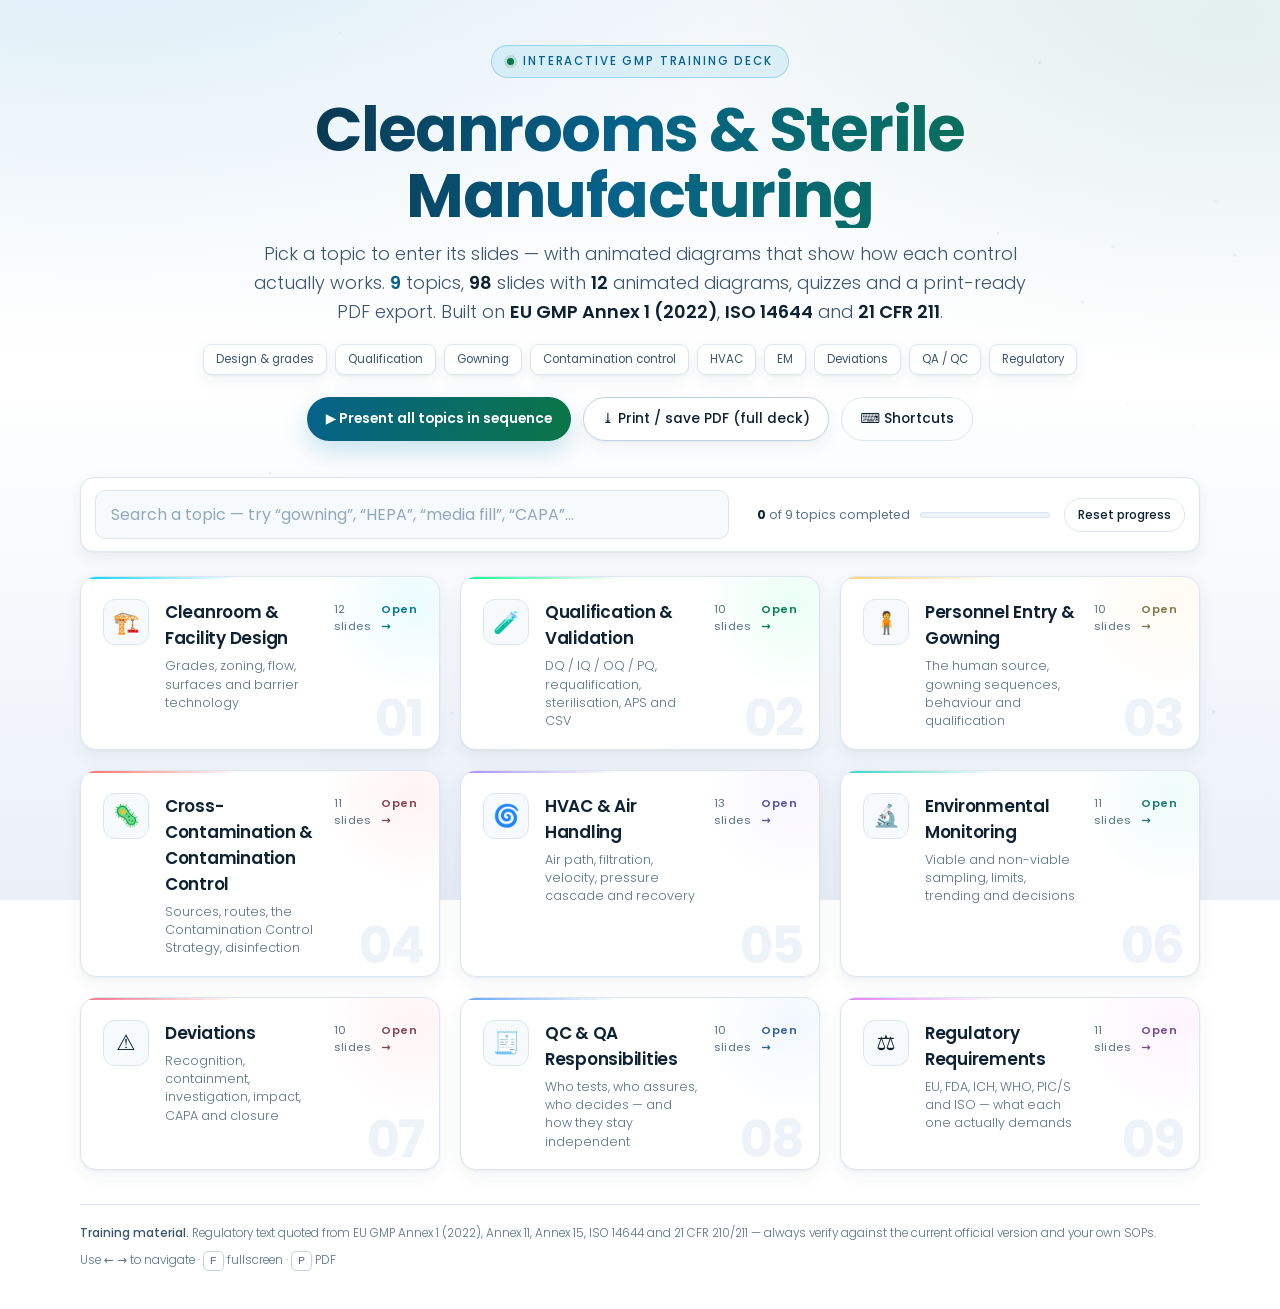
<file: cleanroom-deck/index.html>
<!DOCTYPE html>
<html lang="en">
<head>
<meta charset="UTF-8">
<meta name="viewport" content="width=device-width, initial-scale=1.0">
<title>Cleanroom &amp; GMP Training — Interactive Deck</title>
<meta name="description" content="Interactive GMP training deck: cleanroom design, qualification &amp; validation, gowning, contamination control, HVAC, environmental monitoring, deviations, QA/QC and regulatory requirements.">
<meta name="theme-color" content="#0a1628">
<link rel="icon" href="data:image/svg+xml,<svg xmlns='http://www.w3.org/2000/svg' viewBox='0 0 100 100'><rect width='100' height='100' rx='22' fill='%230a1628'/><text y='72' x='50' font-size='58' text-anchor='middle'>🏭</text></svg>">
<link rel="preconnect" href="https://fonts.googleapis.com">
<link rel="preconnect" href="https://fonts.gstatic.com" crossorigin>
<link href="https://fonts.googleapis.com/css2?family=Poppins:wght@300;400;500;600;700&display=swap" rel="stylesheet">
<link rel="stylesheet" href="assets/styles.css">
</head>
<body data-view="home">

<canvas id="fx" aria-hidden="true"></canvas>

<!-- ============================== HOME / MENU ============================== -->
<main id="home" class="view">

  <section class="hero">
    <div class="hero-badge"><i></i>Interactive GMP training deck</div>
    <h1>Cleanrooms &amp; Sterile Manufacturing</h1>
    <p class="hero-sub">
      Pick a topic to enter its slides — with animated diagrams that show how each control actually works. <b id="topicCount">9</b> topics,
      <b id="totalSlides">—</b> slides with <b id="diagramCount">—</b> animated diagrams, quizzes and a print-ready PDF export.
      Built on <b>EU GMP Annex&nbsp;1 (2022)</b>, <b>ISO&nbsp;14644</b> and <b>21&nbsp;CFR&nbsp;211</b>.
    </p>
    <div class="hero-chips">
      <span>Design &amp; grades</span><span>Qualification</span><span>Gowning</span>
      <span>Contamination control</span><span>HVAC</span><span>EM</span>
      <span>Deviations</span><span>QA / QC</span><span>Regulatory</span>
    </div>
    <div class="hero-actions">
      <button class="btn primary" data-act="all">▶ Present all topics in sequence</button>
      <button class="btn" data-act="print-all">⤓ Print / save PDF (full deck)</button>
      <button class="btn ghost" data-act="help">⌨ Shortcuts</button>
    </div>
  </section>

  <section class="toolbar">
    <input id="search" type="search" placeholder="Search a topic — try “gowning”, “HEPA”, “media fill”, “CAPA”…" aria-label="Search topics">
    <span id="searchInfo" aria-live="polite"></span>
    <div class="progress-wrap">
      <span id="progText"><b>0</b> of 9 topics completed</span>
      <div class="prog" aria-hidden="true"><i id="progBar"></i></div>
    </div>
    <button class="btn ghost sm" data-act="reset">Reset progress</button>
  </section>

  <!-- topic cards are rendered here by app.js -->
  <section id="menuGrid" class="menu-grid" aria-label="Topics"></section>

  <footer class="foot">
    <span><b>Training material.</b> Regulatory text quoted from EU GMP Annex 1 (2022), Annex 11, Annex 15, ISO 14644 and 21 CFR 210/211 — always verify against the current official version and your own SOPs.</span>
    <span>Use ← → to navigate · <kbd>F</kbd> fullscreen · <kbd>P</kbd> PDF</span>
  </footer>
</main>

<!-- ================================= DECK ================================= -->
<main id="deck" class="view">

  <header class="deck-head" id="deckAccent">
    <button class="btn ghost sm" data-act="menu">← Topics</button>
    <div class="dh-mid">
      <span id="crumb"></span>
      <h3 id="deckTitle">—</h3>
      <span id="deckCount"></span>
    </div>
    <div class="dh-actions">
      <span id="timer" aria-hidden="true">00:00</span>
      <span id="deckIdx">1 / 1</span>
      <button class="icon-btn" data-act="ov" title="Slide overview (G)" aria-label="Slide overview">▦</button>
      <button class="btn ghost sm" id="btnAuto" data-act="auto" title="Auto-advance (A)">Auto: off</button>
      <button class="icon-btn" data-act="timer" title="Presenter timer (T)" aria-label="Presenter timer">⏱</button>
      <button class="icon-btn" data-act="dense" title="Force compact type (slides auto-fit by default)" aria-label="Compact type">Aa</button>
      <button class="icon-btn" data-act="full" title="Fullscreen (F)" aria-label="Fullscreen">⛶</button>
      <button class="icon-btn" data-act="print" title="Print / PDF of this topic (P)" aria-label="Print">⎙</button>
      <button class="icon-btn" data-act="help" title="Keyboard shortcuts (?)" aria-label="Help">?</button>
    </div>
  </header>

  <div class="progress-track"><i id="autoFill"></i><i id="progFill"></i></div>

  <div id="stage" class="stage" role="region" aria-live="polite" aria-label="Slides"></div>

  <footer class="deck-foot">
    <button class="btn sm" id="btnPrev" data-act="prev">← Prev</button>
    <div id="dots" aria-hidden="true"></div>
    <span class="hint"><kbd>←</kbd> <kbd>→</kbd> or <kbd>space</kbd> · <kbd>G</kbd> overview · <kbd>Esc</kbd> menu</span>
    <button class="btn primary sm" id="btnNext" data-act="next">Next →</button>
  </footer>
</main>

<div id="overlay" class="overlay" role="dialog" aria-modal="true" aria-label="Overview"></div>

<script src="assets/data.js"></script>
<script src="assets/data2.js"></script>
<script src="assets/anim.js"></script>
<script src="assets/app.js"></script>
</body>
</html>
</file>
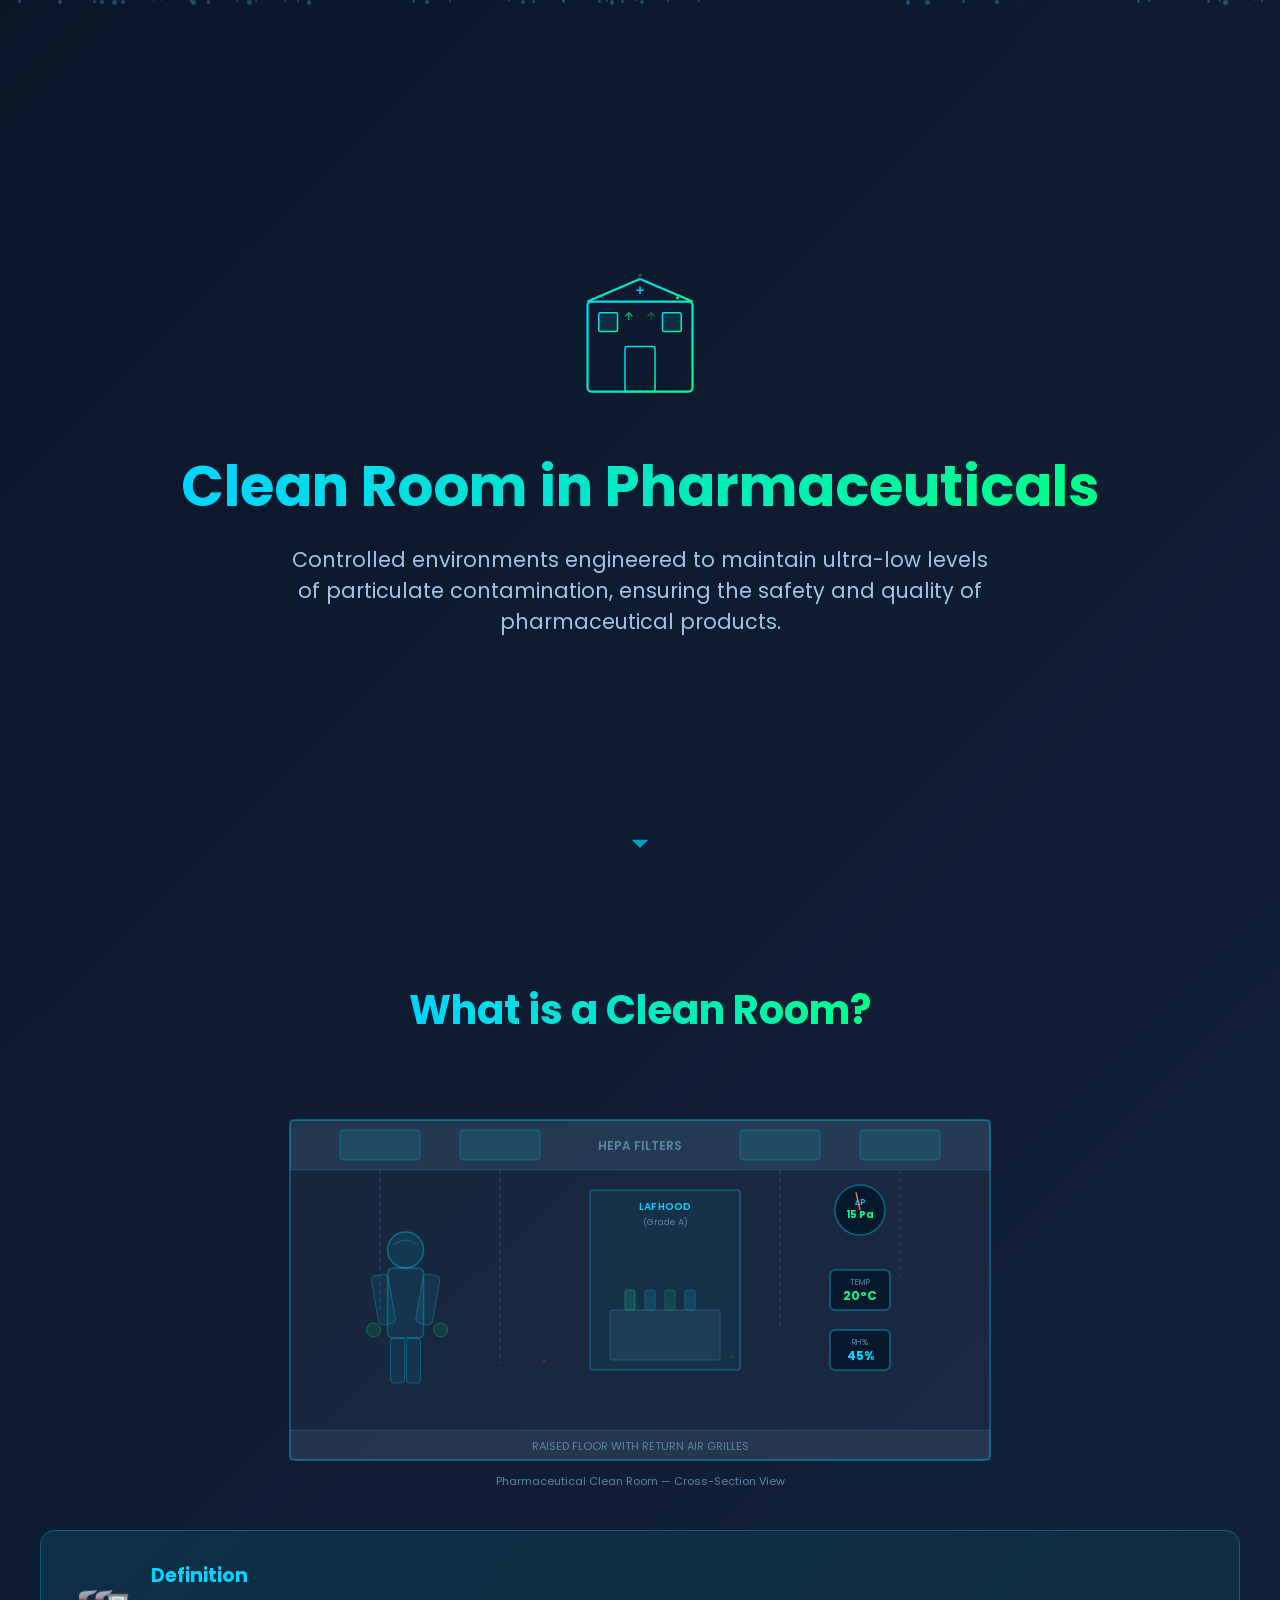
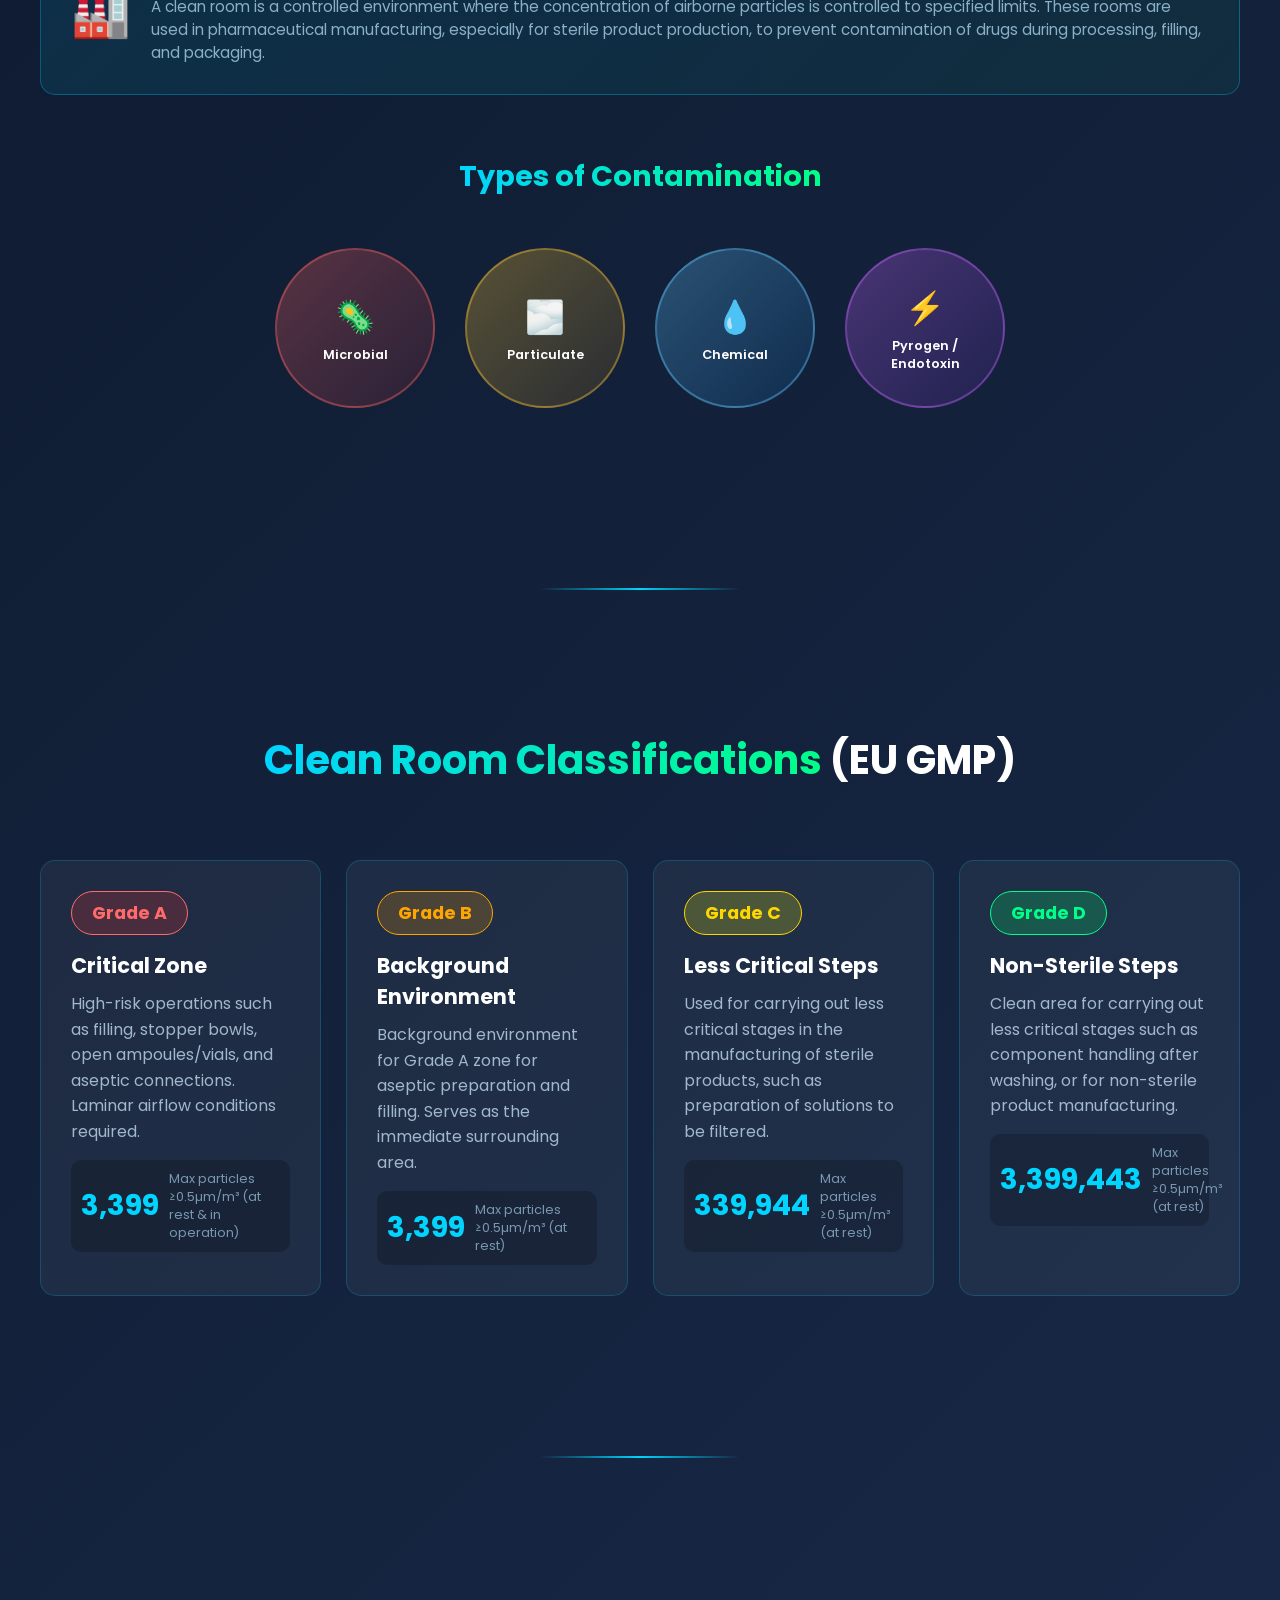
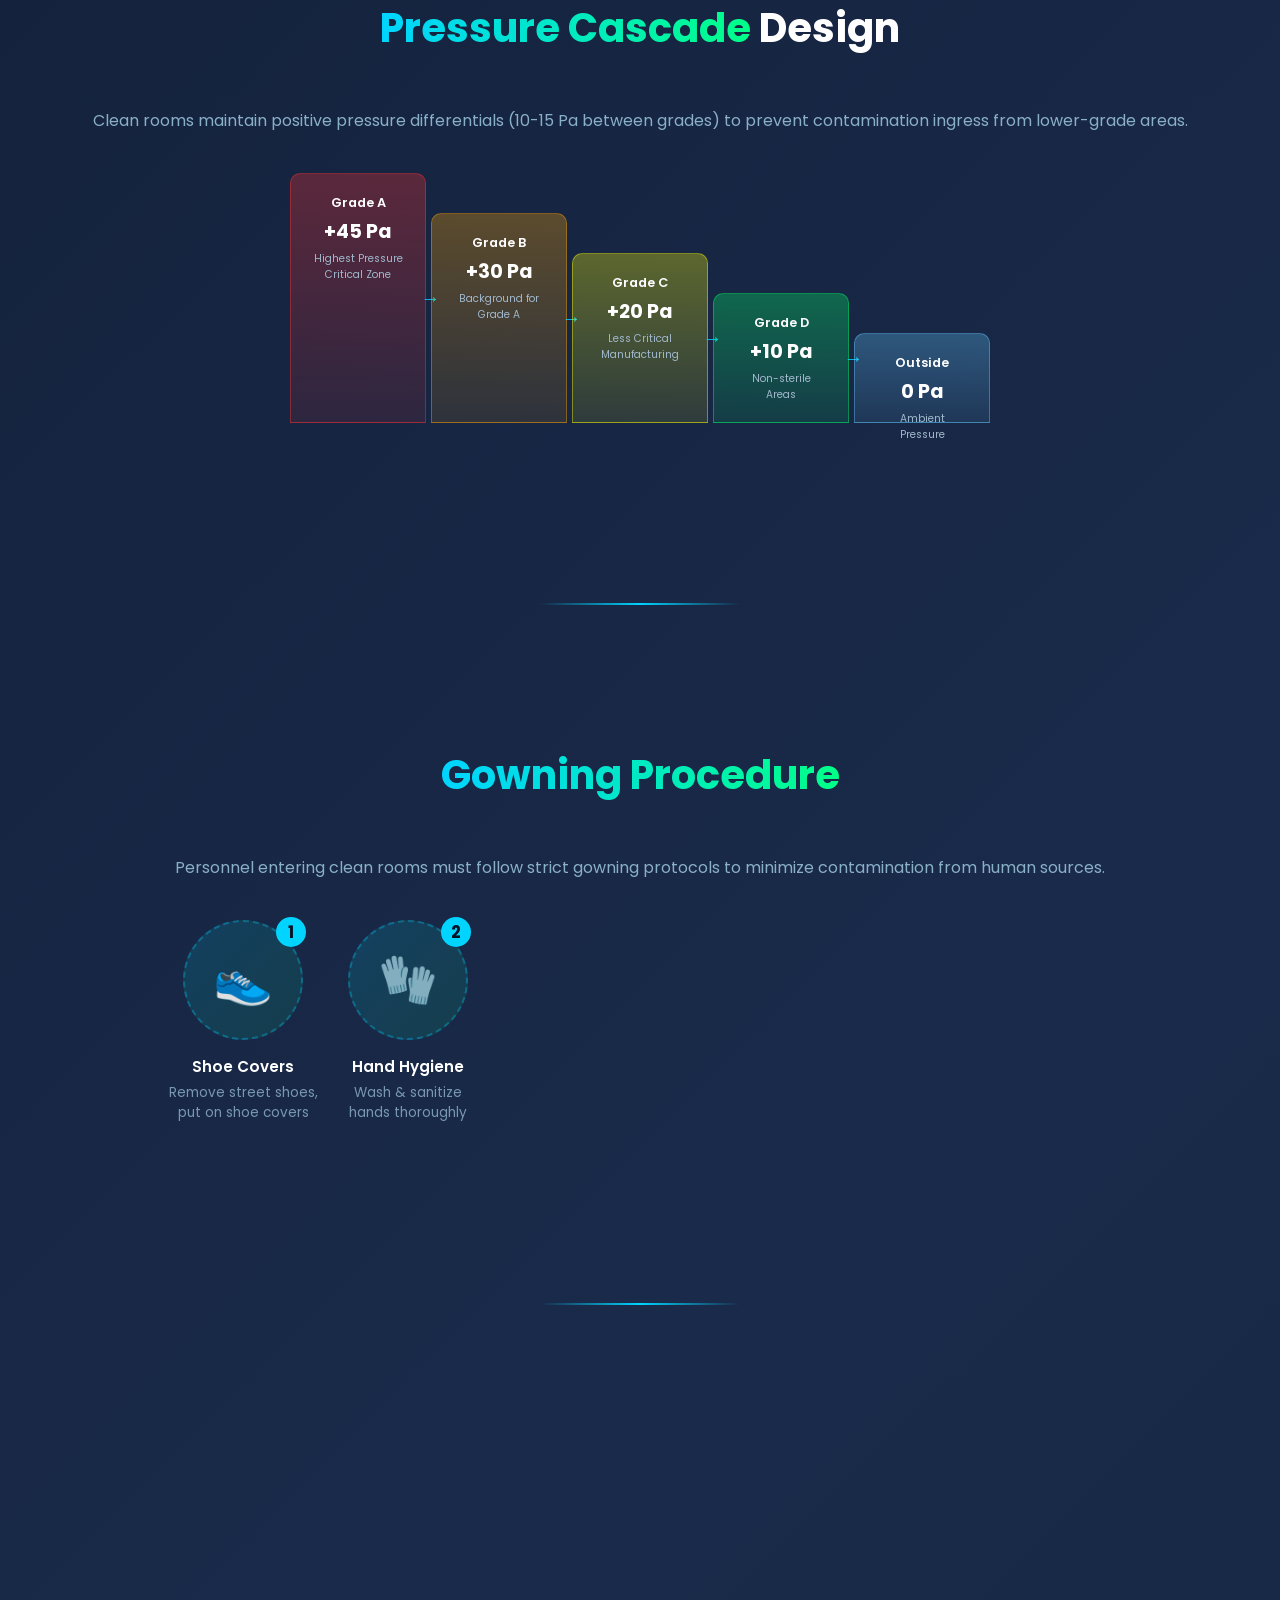
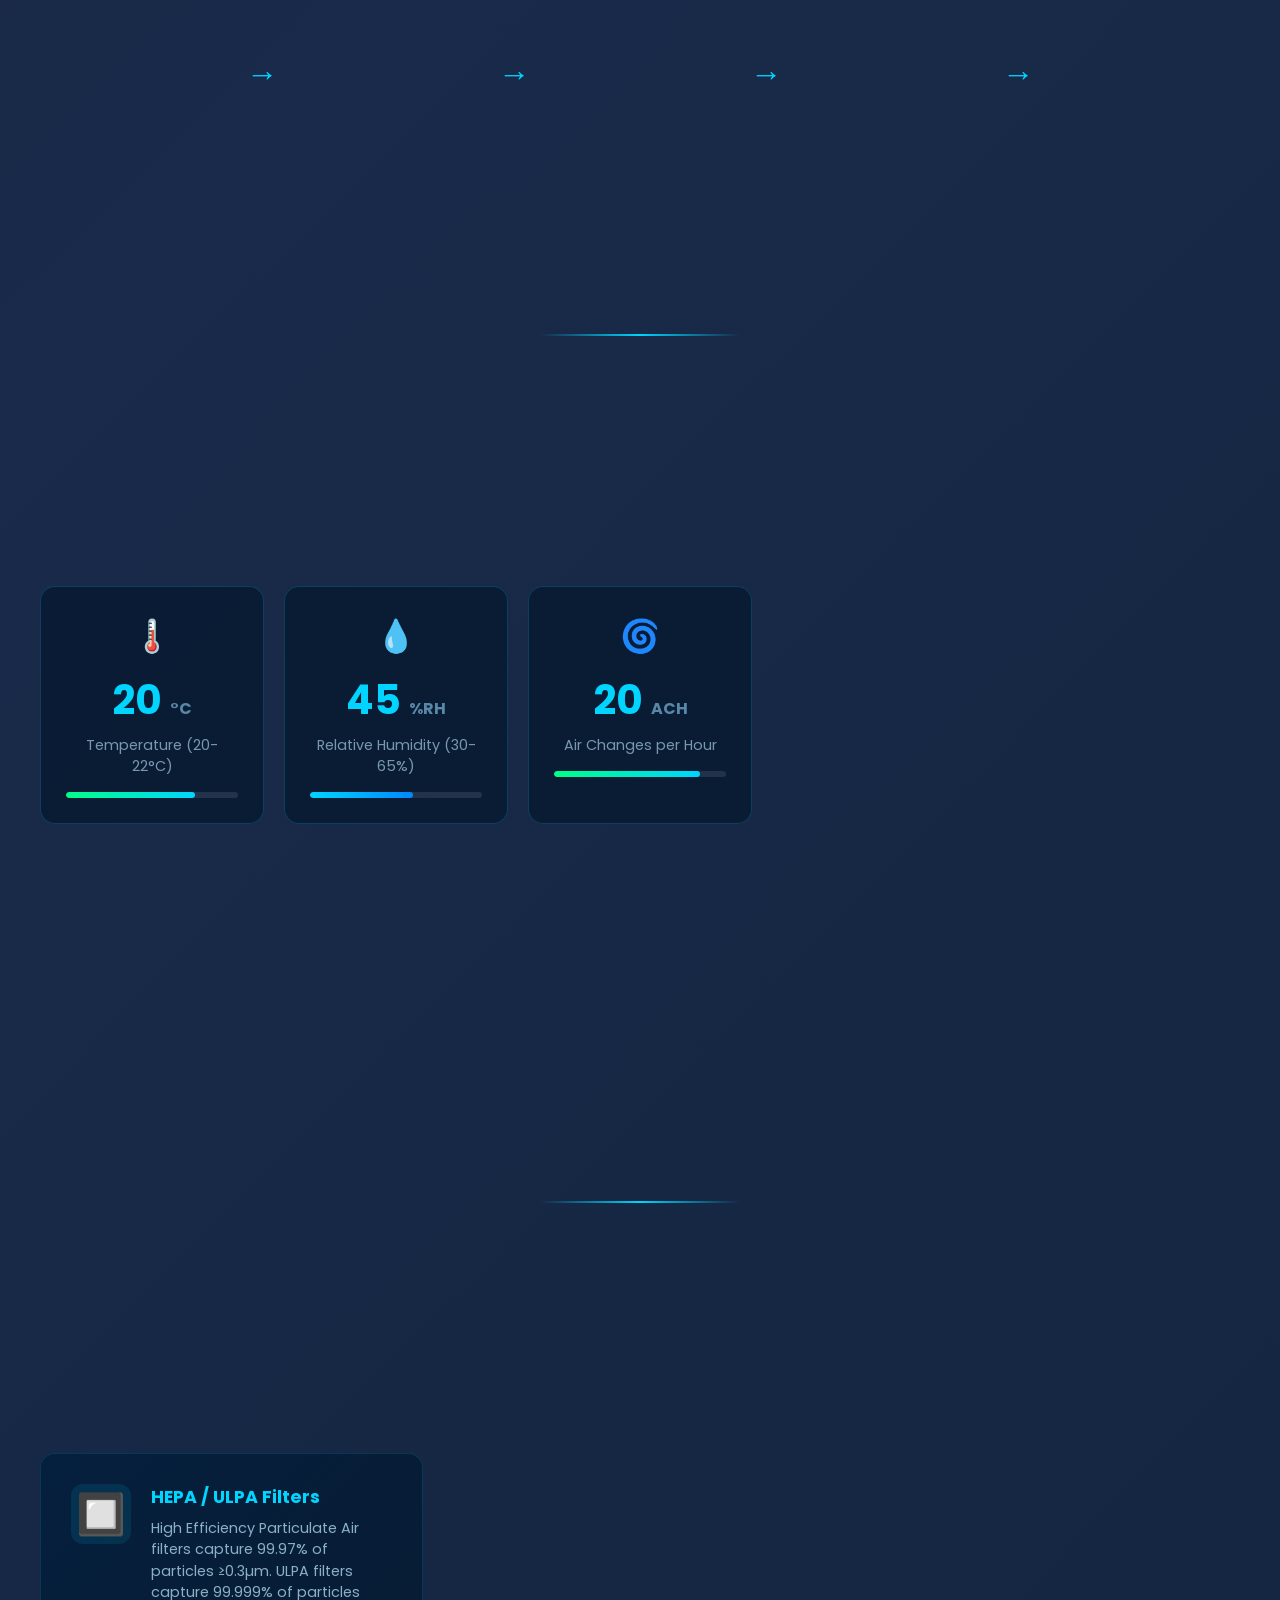
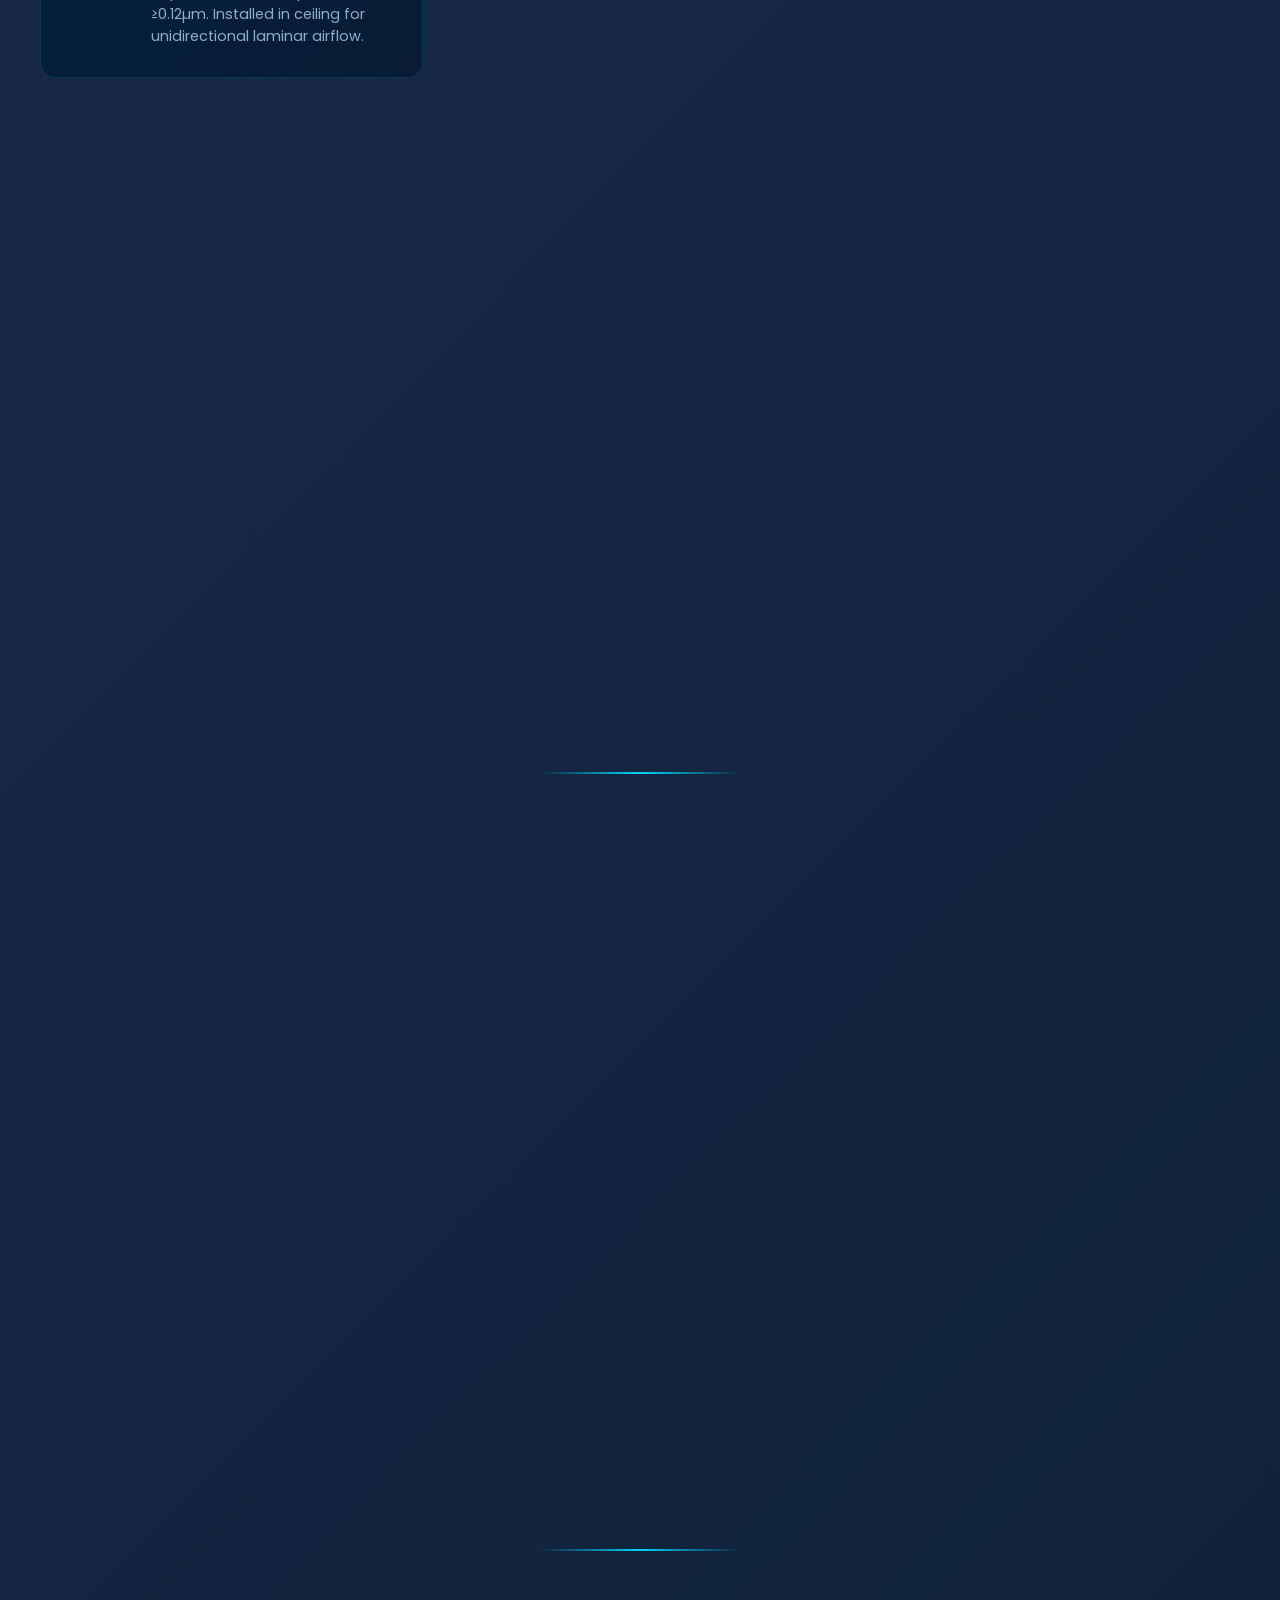
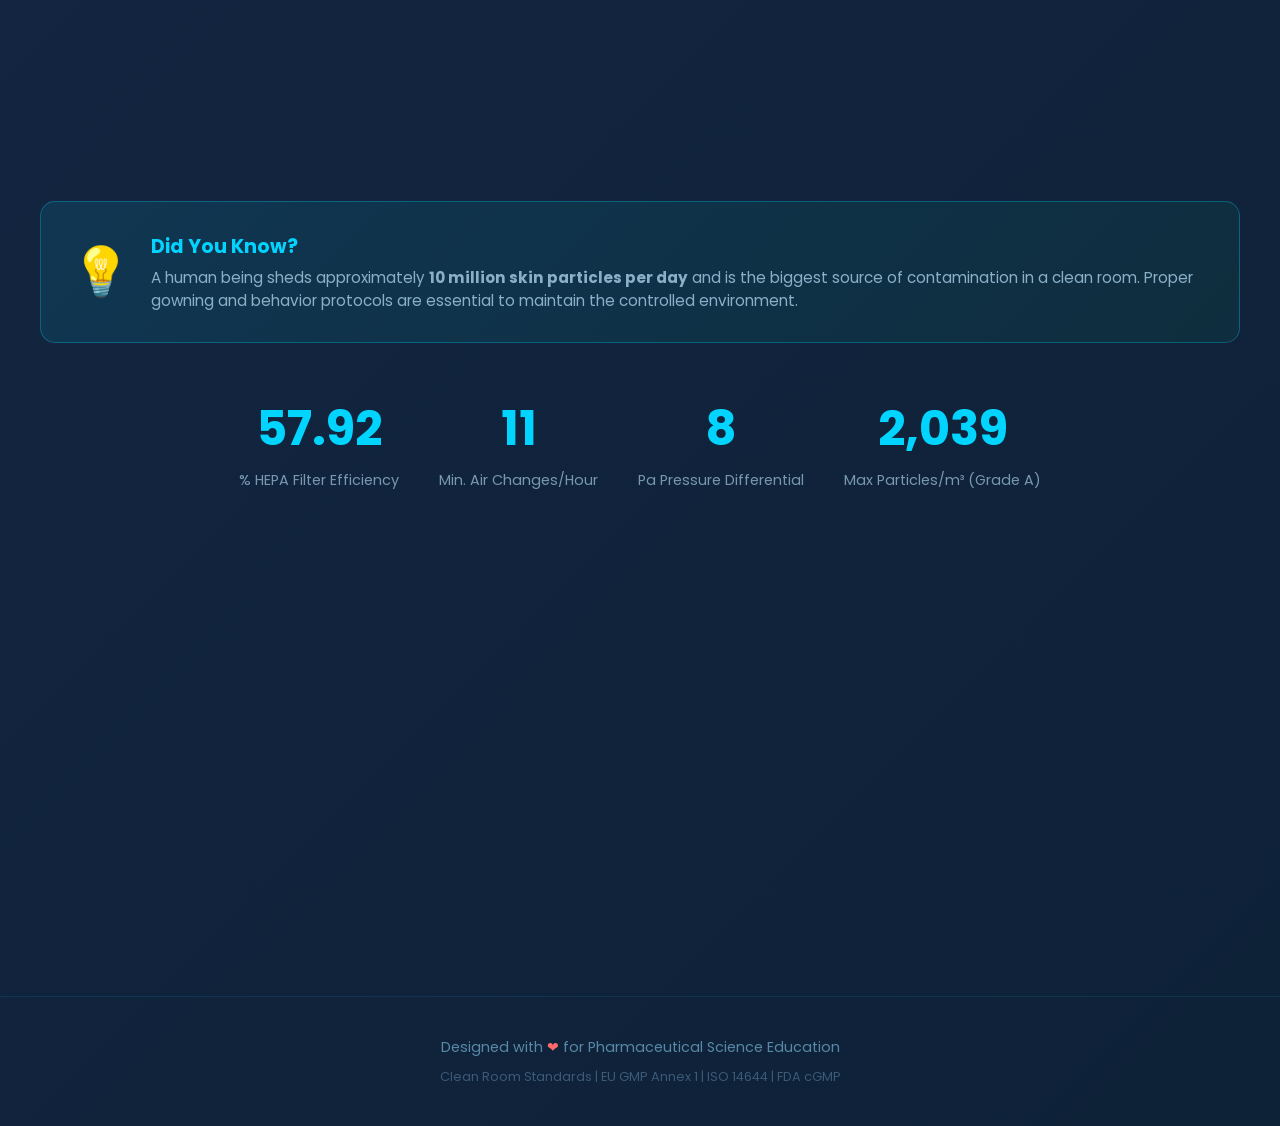
<file: New Text Document (7) .html>
<!DOCTYPE html>
<html lang="en">
<head>
    <meta charset="UTF-8">
    <meta name="viewport" content="width=device-width, initial-scale=1.0">
    <title>Clean Room in Pharmaceuticals</title>
    <style>
        @import url('https://fonts.googleapis.com/css2?family=Poppins:wght@300;400;600;700&display=swap');

        * {
            margin: 0;
            padding: 0;
            box-sizing: border-box;
        }

        body {
            font-family: 'Poppins', sans-serif;
            background: linear-gradient(135deg, #0a1628, #1a2a4a, #0d2137);
            color: #ffffff;
            overflow-x: hidden;
        }

        /* Floating Particles Background */
        .particles-container {
            position: fixed;
            top: 0;
            left: 0;
            width: 100%;
            height: 100%;
            pointer-events: none;
            z-index: 0;
        }

        .particle {
            position: absolute;
            background: rgba(100, 200, 255, 0.3);
            border-radius: 50%;
            animation: floatParticle linear infinite;
        }

        @keyframes floatParticle {
            0% { transform: translateY(100vh) rotate(0deg); opacity: 0; }
            10% { opacity: 1; }
            90% { opacity: 1; }
            100% { transform: translateY(-10vh) rotate(720deg); opacity: 0; }
        }

        /* Header */
        .header {
            position: relative;
            min-height: 100vh;
            display: flex;
            flex-direction: column;
            justify-content: center;
            align-items: center;
            text-align: center;
            padding: 20px;
            z-index: 1;
        }

        .header-icon {
            width: 150px;
            height: 150px;
            margin-bottom: 30px;
            animation: pulse 2s ease-in-out infinite, fadeInDown 1s ease-out;
        }

        @keyframes pulse {
            0%, 100% { transform: scale(1); filter: drop-shadow(0 0 10px rgba(0, 200, 255, 0.5)); }
            50% { transform: scale(1.05); filter: drop-shadow(0 0 25px rgba(0, 200, 255, 0.8)); }
        }

        @keyframes fadeInDown {
            from { opacity: 0; transform: translateY(-50px); }
            to { opacity: 1; transform: translateY(0); }
        }

        .header h1 {
            font-size: 3.5em;
            font-weight: 700;
            background: linear-gradient(90deg, #00d4ff, #00ff88, #00d4ff);
            background-size: 200% auto;
            -webkit-background-clip: text;
            -webkit-text-fill-color: transparent;
            animation: shimmer 3s linear infinite, fadeInUp 1s ease-out 0.3s both;
        }

        @keyframes shimmer {
            to { background-position: 200% center; }
        }

        @keyframes fadeInUp {
            from { opacity: 0; transform: translateY(30px); }
            to { opacity: 1; transform: translateY(0); }
        }

        .header p {
            font-size: 1.3em;
            color: #a0c4e8;
            margin-top: 15px;
            max-width: 700px;
            animation: fadeInUp 1s ease-out 0.6s both;
        }

        .scroll-indicator {
            position: absolute;
            bottom: 30px;
            animation: bounce 2s infinite;
        }

        @keyframes bounce {
            0%, 20%, 50%, 80%, 100% { transform: translateY(0); }
            40% { transform: translateY(-15px); }
            60% { transform: translateY(-7px); }
        }

        .scroll-indicator svg {
            width: 40px;
            height: 40px;
            fill: #00d4ff;
            opacity: 0.7;
        }

        /* Section Styles */
        .section {
            position: relative;
            padding: 80px 20px;
            z-index: 1;
        }

        .container {
            max-width: 1200px;
            margin: 0 auto;
        }

        .section-title {
            text-align: center;
            font-size: 2.5em;
            margin-bottom: 50px;
            opacity: 0;
            transform: translateY(30px);
            transition: all 0.8s ease;
        }

        .section-title.visible {
            opacity: 1;
            transform: translateY(0);
        }

        .section-title span {
            background: linear-gradient(90deg, #00d4ff, #00ff88);
            -webkit-background-clip: text;
            -webkit-text-fill-color: transparent;
        }

        /* Clean Room Visual */
        .cleanroom-visual {
            position: relative;
            width: 100%;
            max-width: 800px;
            height: 500px;
            margin: 0 auto 60px;
            border-radius: 20px;
            overflow: hidden;
            background: linear-gradient(180deg, #e8f4f8, #f0f8ff);
            border: 3px solid #00d4ff;
            box-shadow: 0 0 40px rgba(0, 212, 255, 0.2);
        }

        /* Room elements */
        .room-ceiling {
            position: absolute;
            top: 0;
            width: 100%;
            height: 60px;
            background: linear-gradient(180deg, #b8d4e8, #d4e8f4);
            border-bottom: 2px solid #a0c0d8;
        }

        .hepa-filter {
            position: absolute;
            top: 10px;
            width: 120px;
            height: 40px;
            background: linear-gradient(180deg, #c8dce8, #e0eef8);
            border: 2px solid #90b0c8;
            border-radius: 5px;
            display: flex;
            align-items: center;
            justify-content: center;
            font-size: 0.6em;
            color: #456;
            font-weight: 600;
        }

        .hepa-filter:nth-child(1) { left: 80px; }
        .hepa-filter:nth-child(2) { left: 250px; }
        .hepa-filter:nth-child(3) { right: 250px; }
        .hepa-filter:nth-child(4) { right: 80px; }

        /* Air flow lines */
        .airflow {
            position: absolute;
            width: 2px;
            height: 0;
            background: linear-gradient(180deg, rgba(0, 150, 255, 0.4), transparent);
            animation: airflow 3s ease-in-out infinite;
        }

        @keyframes airflow {
            0% { height: 0; opacity: 0; top: 60px; }
            50% { height: 200px; opacity: 0.6; }
            100% { height: 0; opacity: 0; top: 400px; }
        }

        .room-floor {
            position: absolute;
            bottom: 0;
            width: 100%;
            height: 50px;
            background: linear-gradient(180deg, #d0dce4, #b8c8d4);
            border-top: 2px solid #a0b0c0;
        }

        /* Gowning person animation */
        .person {
            position: absolute;
            bottom: 50px;
            animation: walkIn 4s ease-in-out infinite alternate;
        }

        @keyframes walkIn {
            0% { left: -60px; }
            100% { left: 200px; }
        }

        /* Workbench */
        .workbench {
            position: absolute;
            bottom: 50px;
            right: 100px;
            width: 200px;
            height: 120px;
            background: linear-gradient(180deg, #ccd8e0, #b0c0cc);
            border: 2px solid #90a8b8;
            border-radius: 5px 5px 0 0;
        }

        .workbench-top {
            position: absolute;
            top: -5px;
            left: -10px;
            width: 220px;
            height: 10px;
            background: #708898;
            border-radius: 3px;
        }

        /* Vials on workbench */
        .vial {
            position: absolute;
            bottom: 10px;
            width: 15px;
            height: 35px;
            border-radius: 3px 3px 8px 8px;
            border: 2px solid rgba(0, 100, 200, 0.4);
            background: linear-gradient(180deg, transparent 40%, rgba(0, 180, 255, 0.3));
            animation: vialGlow 2s ease-in-out infinite alternate;
        }

        @keyframes vialGlow {
            from { box-shadow: 0 0 5px rgba(0, 180, 255, 0.2); }
            to { box-shadow: 0 0 15px rgba(0, 180, 255, 0.5); }
        }

        /* Dust particles being filtered */
        .dust {
            position: absolute;
            width: 4px;
            height: 4px;
            background: rgba(200, 100, 50, 0.6);
            border-radius: 50%;
            animation: dustFloat 5s linear infinite;
        }

        @keyframes dustFloat {
            0% { transform: translate(0, 0); opacity: 0.8; }
            50% { transform: translate(20px, -30px); opacity: 0.4; }
            100% { transform: translate(-10px, -100px); opacity: 0; }
        }

        /* Classification Cards */
        .class-grid {
            display: grid;
            grid-template-columns: repeat(auto-fit, minmax(280px, 1fr));
            gap: 25px;
            padding: 20px 0;
        }

        .class-card {
            background: rgba(255, 255, 255, 0.05);
            border: 1px solid rgba(0, 212, 255, 0.2);
            border-radius: 15px;
            padding: 30px;
            opacity: 0;
            transform: translateY(40px) scale(0.95);
            transition: all 0.6s ease;
            position: relative;
            overflow: hidden;
        }

        .class-card.visible {
            opacity: 1;
            transform: translateY(0) scale(1);
        }

        .class-card:hover {
            transform: translateY(-5px) scale(1.02);
            border-color: rgba(0, 212, 255, 0.5);
            box-shadow: 0 10px 40px rgba(0, 212, 255, 0.15);
        }

        .class-card::before {
            content: '';
            position: absolute;
            top: -50%;
            left: -50%;
            width: 200%;
            height: 200%;
            background: radial-gradient(circle, rgba(0, 212, 255, 0.1), transparent 60%);
            opacity: 0;
            transition: opacity 0.3s;
        }

        .class-card:hover::before {
            opacity: 1;
        }

        .class-badge {
            display: inline-block;
            padding: 8px 20px;
            border-radius: 25px;
            font-weight: 700;
            font-size: 1.1em;
            margin-bottom: 15px;
            animation: badgePulse 3s ease-in-out infinite;
        }

        @keyframes badgePulse {
            0%, 100% { box-shadow: 0 0 5px currentColor; }
            50% { box-shadow: 0 0 20px currentColor; }
        }

        .class-a { background: rgba(255, 50, 50, 0.2); color: #ff6b6b; border: 1px solid #ff6b6b; }
        .class-b { background: rgba(255, 165, 0, 0.2); color: #ffa500; border: 1px solid #ffa500; }
        .class-c { background: rgba(255, 255, 0, 0.2); color: #ffd700; border: 1px solid #ffd700; }
        .class-d { background: rgba(0, 255, 100, 0.2); color: #00ff88; border: 1px solid #00ff88; }

        .class-card h3 {
            font-size: 1.3em;
            margin-bottom: 10px;
        }

        .class-card p {
            color: #a0b8cc;
            line-height: 1.6;
        }

        .particle-count {
            display: flex;
            align-items: center;
            margin-top: 15px;
            padding: 10px;
            background: rgba(0, 0, 0, 0.2);
            border-radius: 10px;
        }

        .counter {
            font-size: 1.8em;
            font-weight: 700;
            color: #00d4ff;
            margin-right: 10px;
        }

        .counter-label {
            font-size: 0.8em;
            color: #7898b0;
        }

        /* Process Flow */
        .process-flow {
            display: flex;
            flex-wrap: wrap;
            justify-content: center;
            gap: 20px;
            padding: 30px 0;
        }

        .process-step {
            text-align: center;
            width: 180px;
            opacity: 0;
            transform: scale(0.5);
            transition: all 0.6s ease;
        }

        .process-step.visible {
            opacity: 1;
            transform: scale(1);
        }

        .step-icon {
            width: 100px;
            height: 100px;
            margin: 0 auto 15px;
            border-radius: 50%;
            background: linear-gradient(135deg, rgba(0, 212, 255, 0.2), rgba(0, 255, 136, 0.2));
            border: 2px solid rgba(0, 212, 255, 0.4);
            display: flex;
            align-items: center;
            justify-content: center;
            font-size: 2.5em;
            transition: all 0.3s;
            animation: stepFloat 3s ease-in-out infinite;
        }

        @keyframes stepFloat {
            0%, 100% { transform: translateY(0); }
            50% { transform: translateY(-10px); }
        }

        .process-step:nth-child(2) .step-icon { animation-delay: 0.5s; }
        .process-step:nth-child(3) .step-icon { animation-delay: 1s; }
        .process-step:nth-child(4) .step-icon { animation-delay: 1.5s; }
        .process-step:nth-child(5) .step-icon { animation-delay: 2s; }

        .step-icon:hover {
            transform: scale(1.1) rotate(5deg);
            box-shadow: 0 0 30px rgba(0, 212, 255, 0.3);
        }

        .process-arrow {
            display: flex;
            align-items: center;
            font-size: 2em;
            color: #00d4ff;
            animation: arrowPulse 1.5s ease-in-out infinite;
        }

        @keyframes arrowPulse {
            0%, 100% { opacity: 0.4; transform: translateX(0); }
            50% { opacity: 1; transform: translateX(5px); }
        }

        .step-title {
            font-weight: 600;
            font-size: 0.95em;
            margin-bottom: 5px;
        }

        .step-desc {
            font-size: 0.8em;
            color: #7898b0;
        }

        /* Monitoring Dashboard */
        .dashboard {
            display: grid;
            grid-template-columns: repeat(auto-fit, minmax(220px, 1fr));
            gap: 20px;
            margin-top: 30px;
        }

        .monitor-card {
            background: rgba(0, 20, 40, 0.6);
            border: 1px solid rgba(0, 212, 255, 0.2);
            border-radius: 15px;
            padding: 25px;
            text-align: center;
            opacity: 0;
            transform: rotateY(90deg);
            transition: all 0.8s ease;
        }

        .monitor-card.visible {
            opacity: 1;
            transform: rotateY(0);
        }

        .monitor-value {
            font-size: 2.5em;
            font-weight: 700;
            color: #00d4ff;
            position: relative;
        }

        .monitor-value .unit {
            font-size: 0.4em;
            color: #5888a8;
        }

        .monitor-label {
            font-size: 0.9em;
            color: #7898b0;
            margin-top: 5px;
        }

        .status-bar {
            width: 100%;
            height: 6px;
            background: rgba(255, 255, 255, 0.1);
            border-radius: 3px;
            margin-top: 15px;
            overflow: hidden;
        }

        .status-fill {
            height: 100%;
            border-radius: 3px;
            animation: fillBar 2s ease-out forwards;
            width: 0;
        }

        @keyframes fillBar {
            to { width: var(--fill-width); }
        }

        .fill-green { background: linear-gradient(90deg, #00ff88, #00d4ff); }
        .fill-blue { background: linear-gradient(90deg, #00d4ff, #0088ff); }
        .fill-yellow { background: linear-gradient(90deg, #ffd700, #ff8c00); }
        .fill-red { background: linear-gradient(90deg, #ff6b6b, #ff4444); }

        /* Equipment Section */
        .equipment-grid {
            display: grid;
            grid-template-columns: repeat(auto-fit, minmax(300px, 1fr));
            gap: 25px;
        }

        .equipment-card {
            background: linear-gradient(135deg, rgba(0, 30, 60, 0.8), rgba(0, 20, 40, 0.6));
            border: 1px solid rgba(0, 212, 255, 0.15);
            border-radius: 15px;
            padding: 30px;
            display: flex;
            align-items: flex-start;
            gap: 20px;
            opacity: 0;
            transform: translateX(-30px);
            transition: all 0.6s ease;
        }

        .equipment-card.visible {
            opacity: 1;
            transform: translateX(0);
        }

        .equipment-card:nth-child(even) {
            transform: translateX(30px);
        }

        .equipment-card:nth-child(even).visible {
            transform: translateX(0);
        }

        .equipment-card:hover {
            border-color: rgba(0, 212, 255, 0.4);
            box-shadow: 0 5px 30px rgba(0, 212, 255, 0.1);
        }

        .equip-icon {
            font-size: 2.5em;
            min-width: 60px;
            height: 60px;
            display: flex;
            align-items: center;
            justify-content: center;
            background: rgba(0, 212, 255, 0.1);
            border-radius: 12px;
            animation: iconSpin 10s linear infinite;
        }

        @keyframes iconSpin {
            0% { transform: rotateY(0); }
            25% { transform: rotateY(360deg); }
            100% { transform: rotateY(360deg); }
        }

        .equip-info h3 {
            font-size: 1.1em;
            margin-bottom: 8px;
            color: #00d4ff;
        }

        .equip-info p {
            font-size: 0.9em;
            color: #8ab0c8;
            line-height: 1.5;
        }

        /* Gowning Procedure Animation */
        .gowning-container {
            display: flex;
            justify-content: center;
            align-items: center;
            flex-wrap: wrap;
            gap: 30px;
            margin: 40px 0;
        }

        .gown-step {
            text-align: center;
            opacity: 0;
            transform: translateY(20px);
            transition: all 0.5s ease;
        }

        .gown-step.visible {
            opacity: 1;
            transform: translateY(0);
        }

        .gown-icon-box {
            width: 120px;
            height: 120px;
            border-radius: 50%;
            background: linear-gradient(135deg, rgba(0, 212, 255, 0.15), rgba(0, 255, 136, 0.1));
            border: 2px dashed rgba(0, 212, 255, 0.3);
            display: flex;
            align-items: center;
            justify-content: center;
            font-size: 3em;
            margin: 0 auto 15px;
            position: relative;
            transition: all 0.3s;
        }

        .gown-icon-box:hover {
            transform: scale(1.1);
            border-style: solid;
            background: linear-gradient(135deg, rgba(0, 212, 255, 0.25), rgba(0, 255, 136, 0.2));
        }

        .gown-number {
            position: absolute;
            top: -5px;
            right: -5px;
            width: 30px;
            height: 30px;
            background: #00d4ff;
            border-radius: 50%;
            display: flex;
            align-items: center;
            justify-content: center;
            font-size: 0.35em;
            font-weight: 700;
            color: #001428;
        }

        /* Animated Clean Room Diagram */
        .diagram-container {
            width: 100%;
            max-width: 900px;
            margin: 40px auto;
            position: relative;
        }

        .room-svg {
            width: 100%;
            height: auto;
        }

        /* Pressure Cascade Animation */
        .pressure-cascade {
            display: flex;
            justify-content: center;
            align-items: end;
            gap: 5px;
            margin: 40px auto;
            max-width: 700px;
        }

        .pressure-zone {
            flex: 1;
            text-align: center;
            border-radius: 10px 10px 0 0;
            padding: 20px 10px 15px;
            opacity: 0;
            transform: scaleY(0);
            transform-origin: bottom;
            transition: all 0.8s ease;
            position: relative;
        }

        .pressure-zone.visible {
            opacity: 1;
            transform: scaleY(1);
        }

        .zone-1 { background: linear-gradient(180deg, rgba(255, 50, 50, 0.3), rgba(255, 50, 50, 0.1)); height: 250px; border: 1px solid rgba(255, 50, 50, 0.4); }
        .zone-2 { background: linear-gradient(180deg, rgba(255, 165, 0, 0.3), rgba(255, 165, 0, 0.1)); height: 210px; border: 1px solid rgba(255, 165, 0, 0.4); }
        .zone-3 { background: linear-gradient(180deg, rgba(255, 255, 0, 0.3), rgba(255, 255, 0, 0.1)); height: 170px; border: 1px solid rgba(255, 255, 0, 0.4); }
        .zone-4 { background: linear-gradient(180deg, rgba(0, 255, 100, 0.3), rgba(0, 255, 100, 0.1)); height: 130px; border: 1px solid rgba(0, 255, 100, 0.4); }
        .zone-5 { background: linear-gradient(180deg, rgba(100, 200, 255, 0.3), rgba(100, 200, 255, 0.1)); height: 90px; border: 1px solid rgba(100, 200, 255, 0.4); }

        .zone-label {
            font-weight: 600;
            font-size: 0.8em;
        }

        .zone-pressure {
            font-size: 1.2em;
            font-weight: 700;
            margin-top: 5px;
        }

        .zone-desc {
            font-size: 0.65em;
            color: #a0b8cc;
            margin-top: 5px;
        }

        /* Arrow indicators between zones */
        .pressure-arrow {
            position: absolute;
            right: -15px;
            top: 50%;
            transform: translateY(-50%);
            font-size: 1.2em;
            color: #00d4ff;
            z-index: 2;
            animation: arrowBlink 1s ease-in-out infinite;
        }

        @keyframes arrowBlink {
            0%, 100% { opacity: 0.3; }
            50% { opacity: 1; }
        }

        /* Info Banner */
        .info-banner {
            background: linear-gradient(135deg, rgba(0, 212, 255, 0.1), rgba(0, 255, 136, 0.05));
            border: 1px solid rgba(0, 212, 255, 0.3);
            border-radius: 15px;
            padding: 30px;
            margin: 40px 0;
            display: flex;
            align-items: center;
            gap: 20px;
            animation: bannerGlow 3s ease-in-out infinite;
        }

        @keyframes bannerGlow {
            0%, 100% { box-shadow: 0 0 10px rgba(0, 212, 255, 0.1); }
            50% { box-shadow: 0 0 30px rgba(0, 212, 255, 0.2); }
        }

        .banner-icon {
            font-size: 3em;
            animation: rotate360 10s linear infinite;
        }

        @keyframes rotate360 {
            from { transform: rotate(0deg); }
            to { transform: rotate(360deg); }
        }

        .banner-text h3 {
            color: #00d4ff;
            font-size: 1.2em;
            margin-bottom: 5px;
        }

        .banner-text p {
            color: #8ab0c8;
            font-size: 0.95em;
        }

        /* Regulations Section */
        .reg-list {
            display: grid;
            grid-template-columns: repeat(auto-fit, minmax(250px, 1fr));
            gap: 20px;
            margin-top: 30px;
        }

        .reg-item {
            background: rgba(0, 20, 40, 0.5);
            border-left: 4px solid #00d4ff;
            border-radius: 0 10px 10px 0;
            padding: 20px;
            opacity: 0;
            transform: translateX(-20px);
            transition: all 0.5s ease;
        }

        .reg-item.visible {
            opacity: 1;
            transform: translateX(0);
        }

        .reg-item:hover {
            background: rgba(0, 20, 40, 0.8);
            transform: translateX(5px);
        }

        .reg-item h4 {
            color: #00d4ff;
            margin-bottom: 5px;
        }

        .reg-item p {
            font-size: 0.85em;
            color: #7898b0;
        }

        /* Contamination Types */
        .contam-container {
            display: flex;
            justify-content: center;
            flex-wrap: wrap;
            gap: 30px;
            margin: 40px 0;
        }

        .contam-circle {
            width: 160px;
            height: 160px;
            border-radius: 50%;
            display: flex;
            flex-direction: column;
            align-items: center;
            justify-content: center;
            text-align: center;
            padding: 20px;
            opacity: 0;
            transform: scale(0);
            transition: all 0.6s cubic-bezier(0.68, -0.55, 0.27, 1.55);
        }

        .contam-circle.visible {
            opacity: 1;
            transform: scale(1);
        }

        .contam-circle:hover {
            transform: scale(1.1);
        }

        .contam-1 { background: linear-gradient(135deg, rgba(255, 100, 100, 0.3), rgba(255, 50, 50, 0.1)); border: 2px solid rgba(255, 100, 100, 0.4); }
        .contam-2 { background: linear-gradient(135deg, rgba(255, 200, 50, 0.3), rgba(255, 165, 0, 0.1)); border: 2px solid rgba(255, 200, 50, 0.4); }
        .contam-3 { background: linear-gradient(135deg, rgba(100, 200, 255, 0.3), rgba(0, 150, 255, 0.1)); border: 2px solid rgba(100, 200, 255, 0.4); }
        .contam-4 { background: linear-gradient(135deg, rgba(200, 100, 255, 0.3), rgba(150, 50, 255, 0.1)); border: 2px solid rgba(200, 100, 255, 0.4); }

        .contam-icon {
            font-size: 2em;
            margin-bottom: 5px;
        }

        .contam-label {
            font-size: 0.8em;
            font-weight: 600;
        }

        /* Footer */
        .footer {
            text-align: center;
            padding: 40px 20px;
            border-top: 1px solid rgba(0, 212, 255, 0.1);
            margin-top: 40px;
        }

        .footer p {
            color: #5888a8;
            font-size: 0.9em;
        }

        .footer .heart {
            color: #ff6b6b;
            animation: heartbeat 1.5s ease-in-out infinite;
            display: inline-block;
        }

        @keyframes heartbeat {
            0%, 100% { transform: scale(1); }
            15% { transform: scale(1.3); }
            30% { transform: scale(1); }
            45% { transform: scale(1.2); }
        }

        /* Responsive */
        @media (max-width: 768px) {
            .header h1 { font-size: 2em; }
            .header p { font-size: 1em; }
            .section-title { font-size: 1.8em; }
            .cleanroom-visual { height: 350px; }
            .process-arrow { display: none; }
            .pressure-cascade { flex-direction: row; gap: 3px; }
            .zone-desc { display: none; }
        }

        /* Animated Stats Counter */
        .stats-row {
            display: flex;
            justify-content: center;
            flex-wrap: wrap;
            gap: 40px;
            margin: 50px 0;
        }

        .stat-item {
            text-align: center;
        }

        .stat-number {
            font-size: 3em;
            font-weight: 700;
            color: #00d4ff;
        }

        .stat-label {
            color: #7898b0;
            font-size: 0.9em;
            margin-top: 5px;
        }

        /* Clean Room SVG Animation */
        .svg-room {
            width: 100%;
            max-width: 800px;
            margin: 0 auto;
            display: block;
        }

        .air-particle-anim {
            animation: particleFall 4s linear infinite;
        }

        @keyframes particleFall {
            0% { transform: translateY(-20px); opacity: 0; }
            10% { opacity: 0.5; }
            90% { opacity: 0.5; }
            100% { transform: translateY(300px); opacity: 0; }
        }

        /* Glowing line separator */
        .glow-line {
            width: 200px;
            height: 2px;
            background: linear-gradient(90deg, transparent, #00d4ff, transparent);
            margin: 60px auto;
            animation: glowPulse 2s ease-in-out infinite;
        }

        @keyframes glowPulse {
            0%, 100% { opacity: 0.5; width: 200px; }
            50% { opacity: 1; width: 300px; }
        }
    </style>
</head>
<body>

    <!-- Floating Particles Background -->
    <div class="particles-container" id="particles"></div>

    <!-- Header Section -->
    <header class="header">
        <svg class="header-icon" viewBox="0 0 200 200">
            <!-- Clean Room Icon -->
            <defs>
                <linearGradient id="grad1" x1="0%" y1="0%" x2="100%" y2="100%">
                    <stop offset="0%" style="stop-color:#00d4ff;stop-opacity:1" />
                    <stop offset="100%" style="stop-color:#00ff88;stop-opacity:1" />
                </linearGradient>
            </defs>
            <!-- Building -->
            <rect x="30" y="50" width="140" height="120" rx="5" fill="none" stroke="url(#grad1)" stroke-width="3"/>
            <!-- Roof -->
            <line x1="30" y1="50" x2="100" y2="20" stroke="url(#grad1)" stroke-width="3"/>
            <line x1="170" y1="50" x2="100" y2="20" stroke="url(#grad1)" stroke-width="3"/>
            <!-- Door -->
            <rect x="80" y="110" width="40" height="60" rx="3" fill="none" stroke="url(#grad1)" stroke-width="2"/>
            <!-- Windows -->
            <rect x="45" y="65" width="25" height="25" rx="2" fill="rgba(0,212,255,0.1)" stroke="url(#grad1)" stroke-width="2"/>
            <rect x="130" y="65" width="25" height="25" rx="2" fill="rgba(0,212,255,0.1)" stroke="url(#grad1)" stroke-width="2"/>
            <!-- Air flow arrows -->
            <path d="M85 75 L85 65 L80 70 M85 65 L90 70" stroke="#00ff88" stroke-width="1.5" fill="none" opacity="0.6">
                <animate attributeName="opacity" values="0.3;1;0.3" dur="2s" repeatCount="indefinite"/>
            </path>
            <path d="M115 75 L115 65 L110 70 M115 65 L120 70" stroke="#00ff88" stroke-width="1.5" fill="none" opacity="0.6">
                <animate attributeName="opacity" values="0.3;1;0.3" dur="2s" begin="0.5s" repeatCount="indefinite"/>
            </path>
            <!-- Plus/Cross symbol -->
            <line x1="95" y1="35" x2="105" y2="35" stroke="#00d4ff" stroke-width="2"/>
            <line x1="100" y1="30" x2="100" y2="40" stroke="#00d4ff" stroke-width="2"/>
            <!-- Sparkles -->
            <circle cx="50" cy="45" r="2" fill="#00d4ff">
                <animate attributeName="opacity" values="0;1;0" dur="3s" repeatCount="indefinite"/>
            </circle>
            <circle cx="150" cy="45" r="2" fill="#00ff88">
                <animate attributeName="opacity" values="0;1;0" dur="3s" begin="1s" repeatCount="indefinite"/>
            </circle>
            <circle cx="100" cy="15" r="2" fill="#00d4ff">
                <animate attributeName="opacity" values="0;1;0" dur="3s" begin="2s" repeatCount="indefinite"/>
            </circle>
        </svg>

        <h1>Clean Room in Pharmaceuticals</h1>
        <p>Controlled environments engineered to maintain ultra-low levels of particulate contamination, ensuring the safety and quality of pharmaceutical products.</p>

        <div class="scroll-indicator">
            <svg viewBox="0 0 24 24">
                <path d="M7 10l5 5 5-5z"/>
            </svg>
        </div>
    </header>

    <!-- What is a Clean Room -->
    <section class="section">
        <div class="container">
            <h2 class="section-title"><span>What is a Clean Room?</span></h2>

            <!-- Animated Clean Room SVG -->
            <svg class="svg-room" viewBox="0 0 800 400" style="margin-bottom: 40px;">
                <!-- Room Structure -->
                <rect x="50" y="30" width="700" height="340" rx="5" fill="rgba(200,220,240,0.05)" stroke="rgba(0,212,255,0.3)" stroke-width="2"/>

                <!-- Ceiling with HEPA Filters -->
                <rect x="50" y="30" width="700" height="50" fill="rgba(100,160,200,0.15)" stroke="rgba(0,212,255,0.2)" stroke-width="1"/>
                <text x="400" y="60" text-anchor="middle" fill="#5888a8" font-size="12" font-weight="600">HEPA FILTERS</text>

                <!-- Filter units -->
                <rect x="100" y="40" width="80" height="30" rx="3" fill="rgba(0,212,255,0.1)" stroke="rgba(0,212,255,0.3)" stroke-width="1"/>
                <rect x="220" y="40" width="80" height="30" rx="3" fill="rgba(0,212,255,0.1)" stroke="rgba(0,212,255,0.3)" stroke-width="1"/>
                <rect x="500" y="40" width="80" height="30" rx="3" fill="rgba(0,212,255,0.1)" stroke="rgba(0,212,255,0.3)" stroke-width="1"/>
                <rect x="620" y="40" width="80" height="30" rx="3" fill="rgba(0,212,255,0.1)" stroke="rgba(0,212,255,0.3)" stroke-width="1"/>

                <!-- Air Flow Arrows -->
                <g opacity="0.5">
                    <line x1="140" y1="80" x2="140" y2="160" stroke="#00d4ff" stroke-width="1" stroke-dasharray="4,4">
                        <animate attributeName="y2" values="80;280;80" dur="4s" repeatCount="indefinite"/>
                        <animate attributeName="opacity" values="0;0.8;0" dur="4s" repeatCount="indefinite"/>
                    </line>
                    <line x1="260" y1="80" x2="260" y2="160" stroke="#00d4ff" stroke-width="1" stroke-dasharray="4,4">
                        <animate attributeName="y2" values="80;280;80" dur="4s" begin="0.5s" repeatCount="indefinite"/>
                        <animate attributeName="opacity" values="0;0.8;0" dur="4s" begin="0.5s" repeatCount="indefinite"/>
                    </line>
                    <line x1="540" y1="80" x2="540" y2="160" stroke="#00d4ff" stroke-width="1" stroke-dasharray="4,4">
                        <animate attributeName="y2" values="80;280;80" dur="4s" begin="1s" repeatCount="indefinite"/>
                        <animate attributeName="opacity" values="0;0.8;0" dur="4s" begin="1s" repeatCount="indefinite"/>
                    </line>
                    <line x1="660" y1="80" x2="660" y2="160" stroke="#00d4ff" stroke-width="1" stroke-dasharray="4,4">
                        <animate attributeName="y2" values="80;280;80" dur="4s" begin="1.5s" repeatCount="indefinite"/>
                        <animate attributeName="opacity" values="0;0.8;0" dur="4s" begin="1.5s" repeatCount="indefinite"/>
                    </line>
                </g>

                <!-- Floor -->
                <rect x="50" y="340" width="700" height="30" fill="rgba(100,140,170,0.15)" stroke="rgba(0,212,255,0.2)" stroke-width="1"/>
                <text x="400" y="360" text-anchor="middle" fill="#5888a8" font-size="11">RAISED FLOOR WITH RETURN AIR GRILLES</text>

                <!-- LAF Hood -->
                <rect x="350" y="100" width="150" height="180" rx="3" fill="rgba(0,212,255,0.05)" stroke="rgba(0,212,255,0.3)" stroke-width="1.5"/>
                <text x="425" y="120" text-anchor="middle" fill="#00d4ff" font-size="10" font-weight="600">LAF HOOD</text>
                <text x="425" y="135" text-anchor="middle" fill="#5888a8" font-size="9">(Grade A)</text>

                <!-- Workbench inside LAF -->
                <rect x="370" y="220" width="110" height="50" rx="2" fill="rgba(100,160,200,0.1)" stroke="rgba(100,160,200,0.3)" stroke-width="1"/>

                <!-- Vials -->
                <rect x="385" y="200" width="10" height="20" rx="2" fill="rgba(0,255,136,0.2)" stroke="rgba(0,255,136,0.4)" stroke-width="1">
                    <animate attributeName="opacity" values="0.5;1;0.5" dur="2s" repeatCount="indefinite"/>
                </rect>
                <rect x="405" y="200" width="10" height="20" rx="2" fill="rgba(0,212,255,0.2)" stroke="rgba(0,212,255,0.4)" stroke-width="1">
                    <animate attributeName="opacity" values="0.5;1;0.5" dur="2s" begin="0.3s" repeatCount="indefinite"/>
                </rect>
                <rect x="425" y="200" width="10" height="20" rx="2" fill="rgba(0,255,136,0.2)" stroke="rgba(0,255,136,0.4)" stroke-width="1">
                    <animate attributeName="opacity" values="0.5;1;0.5" dur="2s" begin="0.6s" repeatCount="indefinite"/>
                </rect>
                <rect x="445" y="200" width="10" height="20" rx="2" fill="rgba(0,212,255,0.2)" stroke="rgba(0,212,255,0.4)" stroke-width="1">
                    <animate attributeName="opacity" values="0.5;1;0.5" dur="2s" begin="0.9s" repeatCount="indefinite"/>
                </rect>

                <!-- Person (gowned) -->
                <g>
                    <animateTransform attributeName="transform" type="translate" values="-100,0;0,0" dur="3s" fill="freeze"/>
                    <animate attributeName="opacity" values="0;1" dur="1s" fill="freeze"/>
                    <!-- Head -->
                    <circle cx="180" cy="160" r="18" fill="rgba(0,212,255,0.1)" stroke="rgba(0,212,255,0.4)" stroke-width="1.5"/>
                    <!-- Face shield -->
                    <path d="M168 155 Q180 145 192 155" fill="none" stroke="rgba(0,212,255,0.3)" stroke-width="1"/>
                    <!-- Body -->
                    <rect x="162" y="178" width="36" height="70" rx="5" fill="rgba(0,212,255,0.08)" stroke="rgba(0,212,255,0.3)" stroke-width="1.5"/>
                    <!-- Legs -->
                    <rect x="165" y="248" width="14" height="45" rx="3" fill="rgba(0,212,255,0.08)" stroke="rgba(0,212,255,0.3)" stroke-width="1"/>
                    <rect x="181" y="248" width="14" height="45" rx="3" fill="rgba(0,212,255,0.08)" stroke="rgba(0,212,255,0.3)" stroke-width="1"/>
                    <!-- Arms -->
                    <rect x="145" y="185" width="17" height="50" rx="5" fill="rgba(0,212,255,0.08)" stroke="rgba(0,212,255,0.3)" stroke-width="1" transform="rotate(-10,153,185)"/>
                    <rect x="198" y="185" width="17" height="50" rx="5" fill="rgba(0,212,255,0.08)" stroke="rgba(0,212,255,0.3)" stroke-width="1" transform="rotate(10,207,185)"/>
                    <!-- Gloves -->
                    <circle cx="148" cy="240" r="7" fill="rgba(0,255,136,0.1)" stroke="rgba(0,255,136,0.3)" stroke-width="1"/>
                    <circle cx="215" cy="240" r="7" fill="rgba(0,255,136,0.1)" stroke="rgba(0,255,136,0.3)" stroke-width="1"/>
                </g>

                <!-- Pressure Gauge -->
                <g transform="translate(620, 120)">
                    <circle cx="0" cy="0" r="25" fill="rgba(0,20,40,0.8)" stroke="rgba(0,212,255,0.4)" stroke-width="1.5"/>
                    <text x="0" y="-5" text-anchor="middle" fill="#00d4ff" font-size="8" font-weight="600">ΔP</text>
                    <text x="0" y="8" text-anchor="middle" fill="#00ff88" font-size="10" font-weight="700">15 Pa</text>
                    <!-- Animated indicator -->
                    <line x1="0" y1="0" x2="0" y2="-18" stroke="#ff6b6b" stroke-width="1.5">
                        <animateTransform attributeName="transform" type="rotate" values="-30,0,0;30,0,0;-30,0,0" dur="3s" repeatCount="indefinite"/>
                    </line>
                </g>

                <!-- Temperature Display -->
                <g transform="translate(620, 200)">
                    <rect x="-30" y="-20" width="60" height="40" rx="5" fill="rgba(0,20,40,0.8)" stroke="rgba(0,212,255,0.4)" stroke-width="1.5"/>
                    <text x="0" y="-5" text-anchor="middle" fill="#5888a8" font-size="8">TEMP</text>
                    <text x="0" y="10" text-anchor="middle" fill="#00ff88" font-size="12" font-weight="700">20°C</text>
                </g>

                <!-- Humidity Display -->
                <g transform="translate(620, 260)">
                    <rect x="-30" y="-20" width="60" height="40" rx="5" fill="rgba(0,20,40,0.8)" stroke="rgba(0,212,255,0.4)" stroke-width="1.5"/>
                    <text x="0" y="-5" text-anchor="middle" fill="#5888a8" font-size="8">RH%</text>
                    <text x="0" y="10" text-anchor="middle" fill="#00d4ff" font-size="12" font-weight="700">45%</text>
                </g>

                <!-- Floating particles (contamination) being captured -->
                <circle cx="300" cy="100" r="2" fill="rgba(255,100,100,0.6)">
                    <animate attributeName="cy" values="100;300;100" dur="6s" repeatCount="indefinite"/>
                    <animate attributeName="cx" values="300;310;290;300" dur="6s" repeatCount="indefinite"/>
                    <animate attributeName="opacity" values="0.8;0.2;0.8" dur="6s" repeatCount="indefinite"/>
                </circle>
                <circle cx="500" cy="120" r="1.5" fill="rgba(255,200,50,0.5)">
                    <animate attributeName="cy" values="120;320;120" dur="7s" repeatCount="indefinite"/>
                    <animate attributeName="cx" values="500;490;510;500" dur="7s" repeatCount="indefinite"/>
                    <animate attributeName="opacity" values="0.6;0.1;0.6" dur="7s" repeatCount="indefinite"/>
                </circle>
                <circle cx="400" cy="90" r="1" fill="rgba(200,100,255,0.5)">
                    <animate attributeName="cy" values="90;310;90" dur="8s" repeatCount="indefinite"/>
                    <animate attributeName="opacity" values="0.7;0;0.7" dur="8s" repeatCount="indefinite"/>
                </circle>

                <!-- Labels -->
                <text x="400" y="395" text-anchor="middle" fill="#5888a8" font-size="11">Pharmaceutical Clean Room — Cross-Section View</text>
            </svg>

            <div class="info-banner">
                <div class="banner-icon">🏭</div>
                <div class="banner-text">
                    <h3>Definition</h3>
                    <p>A clean room is a controlled environment where the concentration of airborne particles is controlled to specified limits. These rooms are used in pharmaceutical manufacturing, especially for sterile product production, to prevent contamination of drugs during processing, filling, and packaging.</p>
                </div>
            </div>

            <!-- Contamination Types -->
            <h2 class="section-title" style="font-size: 1.8em; margin-top: 60px;"><span>Types of Contamination</span></h2>
            <div class="contam-container">
                <div class="contam-circle contam-1 animate-on-scroll">
                    <div class="contam-icon">🦠</div>
                    <div class="contam-label">Microbial</div>
                </div>
                <div class="contam-circle contam-2 animate-on-scroll">
                    <div class="contam-icon">🌫️</div>
                    <div class="contam-label">Particulate</div>
                </div>
                <div class="contam-circle contam-3 animate-on-scroll">
                    <div class="contam-icon">💧</div>
                    <div class="contam-label">Chemical</div>
                </div>
                <div class="contam-circle contam-4 animate-on-scroll">
                    <div class="contam-icon">⚡</div>
                    <div class="contam-label">Pyrogen / Endotoxin</div>
                </div>
            </div>
        </div>
    </section>

    <div class="glow-line"></div>

    <!-- Classification Section -->
    <section class="section">
        <div class="container">
            <h2 class="section-title"><span>Clean Room Classifications</span> (EU GMP)</h2>

            <div class="class-grid">
                <div class="class-card animate-on-scroll">
                    <div class="class-badge class-a">Grade A</div>
                    <h3>Critical Zone</h3>
                    <p>High-risk operations such as filling, stopper bowls, open ampoules/vials, and aseptic connections. Laminar airflow conditions required.</p>
                    <div class="particle-count">
                        <div>
                            <div class="counter" data-target="3520">0</div>
                        </div>
                        <div>
                            <div class="counter-label">Max particles ≥0.5µm/m³ (at rest & in operation)</div>
                        </div>
                    </div>
                </div>

                <div class="class-card animate-on-scroll">
                    <div class="class-badge class-b">Grade B</div>
                    <h3>Background Environment</h3>
                    <p>Background environment for Grade A zone for aseptic preparation and filling. Serves as the immediate surrounding area.</p>
                    <div class="particle-count">
                        <div>
                            <div class="counter" data-target="3520">0</div>
                        </div>
                        <div>
                            <div class="counter-label">Max particles ≥0.5µm/m³ (at rest)</div>
                        </div>
                    </div>
                </div>

                <div class="class-card animate-on-scroll">
                    <div class="class-badge class-c">Grade C</div>
                    <h3>Less Critical Steps</h3>
                    <p>Used for carrying out less critical stages in the manufacturing of sterile products, such as preparation of solutions to be filtered.</p>
                    <div class="particle-count">
                        <div>
                            <div class="counter" data-target="352000">0</div>
                        </div>
                        <div>
                            <div class="counter-label">Max particles ≥0.5µm/m³ (at rest)</div>
                        </div>
                    </div>
                </div>

                <div class="class-card animate-on-scroll">
                    <div class="class-badge class-d">Grade D</div>
                    <h3>Non-Sterile Steps</h3>
                    <p>Clean area for carrying out less critical stages such as component handling after washing, or for non-sterile product manufacturing.</p>
                    <div class="particle-count">
                        <div>
                            <div class="counter" data-target="3520000">0</div>
                        </div>
                        <div>
                            <div class="counter-label">Max particles ≥0.5µm/m³ (at rest)</div>
                        </div>
                    </div>
                </div>
            </div>
        </div>
    </section>

    <div class="glow-line"></div>

    <!-- Pressure Cascade -->
    <section class="section">
        <div class="container">
            <h2 class="section-title"><span>Pressure Cascade</span> Design</h2>
            <p style="text-align: center; color: #8ab0c8; margin-bottom: 30px;">Clean rooms maintain positive pressure differentials (10-15 Pa between grades) to prevent contamination ingress from lower-grade areas.</p>

            <div class="pressure-cascade">
                <div class="pressure-zone zone-1 animate-on-scroll">
                    <div class="zone-label">Grade A</div>
                    <div class="zone-pressure">+45 Pa</div>
                    <div class="zone-desc">Highest Pressure<br>Critical Zone</div>
                    <div class="pressure-arrow">→</div>
                </div>
                <div class="pressure-zone zone-2 animate-on-scroll">
                    <div class="zone-label">Grade B</div>
                    <div class="zone-pressure">+30 Pa</div>
                    <div class="zone-desc">Background for<br>Grade A</div>
                    <div class="pressure-arrow">→</div>
                </div>
                <div class="pressure-zone zone-3 animate-on-scroll">
                    <div class="zone-label">Grade C</div>
                    <div class="zone-pressure">+20 Pa</div>
                    <div class="zone-desc">Less Critical<br>Manufacturing</div>
                    <div class="pressure-arrow">→</div>
                </div>
                <div class="pressure-zone zone-4 animate-on-scroll">
                    <div class="zone-label">Grade D</div>
                    <div class="zone-pressure">+10 Pa</div>
                    <div class="zone-desc">Non-sterile<br>Areas</div>
                    <div class="pressure-arrow">→</div>
                </div>
                <div class="pressure-zone zone-5 animate-on-scroll">
                    <div class="zone-label">Outside</div>
                    <div class="zone-pressure">0 Pa</div>
                    <div class="zone-desc">Ambient<br>Pressure</div>
                </div>
            </div>
        </div>
    </section>

    <div class="glow-line"></div>

    <!-- Gowning Procedure -->
    <section class="section">
        <div class="container">
            <h2 class="section-title"><span>Gowning Procedure</span></h2>
            <p style="text-align: center; color: #8ab0c8; margin-bottom: 20px;">Personnel entering clean rooms must follow strict gowning protocols to minimize contamination from human sources.</p>

            <div class="gowning-container">
                <div class="gown-step animate-on-scroll">
                    <div class="gown-icon-box">
                        👟
                        <div class="gown-number">1</div>
                    </div>
                    <div class="step-title">Shoe Covers</div>
                    <div class="step-desc" style="color: #7898b0; font-size: 0.85em;">Remove street shoes,<br>put on shoe covers</div>
                </div>

                <div class="gown-step animate-on-scroll">
                    <div class="gown-icon-box">
                        🧤
                        <div class="gown-number">2</div>
                    </div>
                    <div class="step-title">Hand Hygiene</div>
                    <div class="step-desc" style="color: #7898b0; font-size: 0.85em;">Wash & sanitize<br>hands thoroughly</div>
                </div>

                <div class="gown-step animate-on-scroll">
                    <div class="gown-icon-box">
                        🥼
                        <div class="gown-number">3</div>
                    </div>
                    <div class="step-title">Coverall / Gown</div>
                    <div class="step-desc" style="color: #7898b0; font-size: 0.85em;">Don sterile coverall<br>or cleanroom gown</div>
                </div>

                <div class="gown-step animate-on-scroll">
                    <div class="gown-icon-box">
                        😷
                        <div class="gown-number">4</div>
                    </div>
                    <div class="step-title">Face Mask & Hood</div>
                    <div class="step-desc" style="color: #7898b0; font-size: 0.85em;">Cover hair and face<br>completely</div>
                </div>

                <div class="gown-step animate-on-scroll">
                    <div class="gown-icon-box">
                        🥽
                        <div class="gown-number">5</div>
                    </div>
                    <div class="step-title">Goggles</div>
                    <div class="step-desc" style="color: #7898b0; font-size: 0.85em;">Safety goggles<br>if required</div>
                </div>

                <div class="gown-step animate-on-scroll">
                    <div class="gown-icon-box">
                        🧤
                        <div class="gown-number">6</div>
                    </div>
                    <div class="step-title">Sterile Gloves</div>
                    <div class="step-desc" style="color: #7898b0; font-size: 0.85em;">Don sterile gloves<br>over cuffs</div>
                </div>
            </div>
        </div>
    </section>

    <div class="glow-line"></div>

    <!-- Process Flow -->
    <section class="section">
        <div class="container">
            <h2 class="section-title"><span>Clean Room Entry</span> Process Flow</h2>

            <div class="process-flow">
                <div class="process-step animate-on-scroll">
                    <div class="step-icon">🚪</div>
                    <div class="step-title">Entry Lobby</div>
                    <div class="step-desc">Personnel enters through airlock</div>
                </div>

                <div class="process-arrow">→</div>

                <div class="process-step animate-on-scroll">
                    <div class="step-icon">🧼</div>
                    <div class="step-title">Sanitization</div>
                    <div class="step-desc">Hand wash & disinfection</div>
                </div>

                <div class="process-arrow">→</div>

                <div class="process-step animate-on-scroll">
                    <div class="step-icon">👔</div>
                    <div class="step-title">Gowning</div>
                    <div class="step-desc">Change to cleanroom garments</div>
                </div>

                <div class="process-arrow">→</div>

                <div class="process-step animate-on-scroll">
                    <div class="step-icon">🌬️</div>
                    <div class="step-title">Air Shower</div>
                    <div class="step-desc">Remove loose particles</div>
                </div>

                <div class="process-arrow">→</div>

                <div class="process-step animate-on-scroll">
                    <div class="step-icon">🏭</div>
                    <div class="step-title">Clean Room</div>
                    <div class="step-desc">Enter controlled environment</div>
                </div>
            </div>
        </div>
    </section>

    <div class="glow-line"></div>

    <!-- Monitoring Dashboard -->
    <section class="section">
        <div class="container">
            <h2 class="section-title"><span>Environmental Monitoring</span> Parameters</h2>

            <div class="dashboard">
                <div class="monitor-card animate-on-scroll">
                    <div style="font-size: 2em; margin-bottom: 10px;">🌡️</div>
                    <div class="monitor-value">20 <span class="unit">°C</span></div>
                    <div class="monitor-label">Temperature (20-22°C)</div>
                    <div class="status-bar">
                        <div class="status-fill fill-green" style="--fill-width: 75%;"></div>
                    </div>
                </div>

                <div class="monitor-card animate-on-scroll">
                    <div style="font-size: 2em; margin-bottom: 10px;">💧</div>
                    <div class="monitor-value">45 <span class="unit">%RH</span></div>
                    <div class="monitor-label">Relative Humidity (30-65%)</div>
                    <div class="status-bar">
                        <div class="status-fill fill-blue" style="--fill-width: 60%;"></div>
                    </div>
                </div>

                <div class="monitor-card animate-on-scroll">
                    <div style="font-size: 2em; margin-bottom: 10px;">🌀</div>
                    <div class="monitor-value">20 <span class="unit">ACH</span></div>
                    <div class="monitor-label">Air Changes per Hour</div>
                    <div class="status-bar">
                        <div class="status-fill fill-green" style="--fill-width: 85%;"></div>
                    </div>
                </div>

                <div class="monitor-card animate-on-scroll">
                    <div style="font-size: 2em; margin-bottom: 10px;">📊</div>
                    <div class="monitor-value">15 <span class="unit">Pa</span></div>
                    <div class="monitor-label">Differential Pressure</div>
                    <div class="status-bar">
                        <div class="status-fill fill-yellow" style="--fill-width: 70%;"></div>
                    </div>
                </div>

                <div class="monitor-card animate-on-scroll">
                    <div style="font-size: 2em; margin-bottom: 10px;">🔬</div>
                    <div class="monitor-value">&lt;1 <span class="unit">CFU</span></div>
                    <div class="monitor-label">Microbial Count (Grade A)</div>
                    <div class="status-bar">
                        <div class="status-fill fill-green" style="--fill-width: 95%;"></div>
                    </div>
                </div>

                <div class="monitor-card animate-on-scroll">
                    <div style="font-size: 2em; margin-bottom: 10px;">⚡</div>
                    <div class="monitor-value">0.45 <span class="unit">m/s</span></div>
                    <div class="monitor-label">Air Velocity (LAF)</div>
                    <div class="status-bar">
                        <div class="status-fill fill-blue" style="--fill-width: 80%;"></div>
                    </div>
                </div>
            </div>
        </div>
    </section>

    <div class="glow-line"></div>

    <!-- Equipment Section -->
    <section class="section">
        <div class="container">
            <h2 class="section-title"><span>Key Equipment</span> & Components</h2>

            <div class="equipment-grid">
                <div class="equipment-card animate-on-scroll">
                    <div class="equip-icon">🔲</div>
                    <div class="equip-info">
                        <h3>HEPA / ULPA Filters</h3>
                        <p>High Efficiency Particulate Air filters capture 99.97% of particles ≥0.3µm. ULPA filters capture 99.999% of particles ≥0.12µm. Installed in ceiling for unidirectional laminar airflow.</p>
                    </div>
                </div>

                <div class="equipment-card animate-on-scroll">
                    <div class="equip-icon">🌬️</div>
                    <div class="equip-info">
                        <h3>HVAC System</h3>
                        <p>Heating, Ventilation, and Air Conditioning system provides controlled temperature, humidity, and air changes. Maintains 20+ air changes per hour in critical zones.</p>
                    </div>
                </div>

                <div class="equipment-card animate-on-scroll">
                    <div class="equip-icon">🚿</div>
                    <div class="equip-info">
                        <h3>Air Shower</h3>
                        <p>Personnel decontamination chamber using high-velocity HEPA-filtered air jets to remove loose particles from garments before entering clean areas.</p>
                    </div>
                </div>

                <div class="equipment-card animate-on-scroll">
                    <div class="equip-icon">🔒</div>
                    <div class="equip-info">
                        <h3>Airlocks / Interlocking Doors</h3>
                        <p>Pass-through chambers with interlocking doors that prevent direct connection between rooms of different grades, maintaining pressure differentials.</p>
                    </div>
                </div>

                <div class="equipment-card animate-on-scroll">
                    <div class="equip-icon">🧪</div>
                    <div class="equip-info">
                        <h3>Laminar Air Flow (LAF) Units</h3>
                        <p>Provide Grade A environment with unidirectional HEPA-filtered airflow at 0.36-0.54 m/s velocity for critical operations like aseptic filling.</p>
                    </div>
                </div>

                <div class="equipment-card animate-on-scroll">
                    <div class="equip-icon">📡</div>
                    <div class="equip-info">
                        <h3>Particle Counter</h3>
                        <p>Continuous monitoring device that counts airborne particles of sizes ≥0.5µm and ≥5.0µm per cubic meter to verify clean room classification compliance.</p>
                    </div>
                </div>

                <div class="equipment-card animate-on-scroll">
                    <div class="equip-icon">📋</div>
                    <div class="equip-info">
                        <h3>BMS (Building Management System)</h3>
                        <p>Automated system for real-time monitoring and control of temperature, humidity, pressure differentials, and alarm management with data logging.</p>
                    </div>
                </div>

                <div class="equipment-card animate-on-scroll">
                    <div class="equip-icon">🧫</div>
                    <div class="equip-info">
                        <h3>Settle Plates & Active Air Samplers</h3>
                        <p>Used for microbial environmental monitoring. Settle plates (passive) expose agar to air; active samplers draw measured air volumes onto agar surfaces.</p>
                    </div>
                </div>
            </div>
        </div>
    </section>

    <div class="glow-line"></div>

    <!-- Regulations Section -->
    <section class="section">
        <div class="container">
            <h2 class="section-title"><span>Regulatory Guidelines</span></h2>

            <div class="reg-list">
                <div class="reg-item animate-on-scroll">
                    <h4>🇪🇺 EU GMP Annex 1</h4>
                    <p>Manufacture of Sterile Medicinal Products — Primary guideline for clean room classification (Grade A, B, C, D) in the EU. Revised 2022.</p>
                </div>

                <div class="reg-item animate-on-scroll">
                    <h4>🇺🇸 FDA 21 CFR Parts 210 & 211</h4>
                    <p>Current Good Manufacturing Practice for Finished Pharmaceuticals — US FDA requirements for manufacturing facility controls.</p>
                </div>

                <div class="reg-item animate-on-scroll">
                    <h4>🌐 ISO 14644</h4>
                    <p>International standard for clean rooms and controlled environments. ISO Classes 1-9 based on particle concentration limits.</p>
                </div>

                <div class="reg-item animate-on-scroll">
                    <h4>🇺🇸 USP &lt;797&gt; & &lt;800&gt;</h4>
                    <p>Standards for pharmaceutical compounding — sterile preparations and handling of hazardous drugs, respectively.</p>
                </div>

                <div class="reg-item animate-on-scroll">
                    <h4>🇮🇳 Schedule M (India)</h4>
                    <p>Good Manufacturing Practices under Drugs and Cosmetics Act — defines clean room requirements for Indian pharmaceutical manufacturers.</p>
                </div>

                <div class="reg-item animate-on-scroll">
                    <h4>🌍 WHO TRS (Technical Report Series)</h4>
                    <p>WHO guidelines on GMP for pharmaceutical products — provides international benchmark standards for clean room operations.</p>
                </div>
            </div>
        </div>
    </section>

    <div class="glow-line"></div>

    <!-- Key Facts -->
    <section class="section">
        <div class="container">
            <h2 class="section-title"><span>Key Facts</span> & Best Practices</h2>

            <div class="info-banner">
                <div class="banner-icon">💡</div>
                <div class="banner-text">
                    <h3>Did You Know?</h3>
                    <p>A human being sheds approximately <strong>10 million skin particles per day</strong> and is the biggest source of contamination in a clean room. Proper gowning and behavior protocols are essential to maintain the controlled environment.</p>
                </div>
            </div>

            <div class="stats-row">
                <div class="stat-item animate-on-scroll">
                    <div class="stat-number" data-target="99.97">0</div>
                    <div class="stat-label">% HEPA Filter Efficiency</div>
                </div>
                <div class="stat-item animate-on-scroll">
                    <div class="stat-number" data-target="20">0</div>
                    <div class="stat-label">Min. Air Changes/Hour</div>
                </div>
                <div class="stat-item animate-on-scroll">
                    <div class="stat-number" data-target="15">0</div>
                    <div class="stat-label">Pa Pressure Differential</div>
                </div>
                <div class="stat-item animate-on-scroll">
                    <div class="stat-number" data-target="3520">0</div>
                    <div class="stat-label">Max Particles/m³ (Grade A)</div>
                </div>
            </div>

            <div class="class-grid" style="margin-top: 40px;">
                <div class="class-card animate-on-scroll" style="border-color: rgba(0,255,136,0.3);">
                    <h3 style="color: #00ff88;">✅ Do's in Clean Room</h3>
                    <ul style="color: #8ab0c8; line-height: 2; padding-left: 20px;">
                        <li>Follow gowning procedure strictly</li>
                        <li>Report any equipment malfunction</li>
                        <li>Keep movements slow and deliberate</li>
                        <li>Sanitize hands frequently</li>
                        <li>Enter through designated airlocks only</li>
                        <li>Follow cleaning SOPs meticulously</li>
                    </ul>
                </div>

                <div class="class-card animate-on-scroll" style="border-color: rgba(255,100,100,0.3);">
                    <h3 style="color: #ff6b6b;">❌ Don'ts in Clean Room</h3>
                    <ul style="color: #8ab0c8; line-height: 2; padding-left: 20px;">
                        <li>No cosmetics or jewelry</li>
                        <li>No food or beverages</li>
                        <li>No running or rapid movements</li>
                        <li>No cardboard or wooden pallets</li>
                        <li>No unauthorized personnel</li>
                        <li>No leaning on walls or equipment</li>
                    </ul>
                </div>
            </div>
        </div>
    </section>

    <!-- Footer -->
    <footer class="footer">
        <p>Designed with <span class="heart">❤</span> for Pharmaceutical Science Education</p>
        <p style="margin-top: 10px; font-size: 0.8em; color: #3a5a78;">Clean Room Standards | EU GMP Annex 1 | ISO 14644 | FDA cGMP</p>
    </footer>

    <script>
        // Create floating particles
        const particlesContainer = document.getElementById('particles');
        for (let i = 0; i < 50; i++) {
            const particle = document.createElement('div');
            particle.classList.add('particle');
            const size = Math.random() * 4 + 1;
            particle.style.width = size + 'px';
            particle.style.height = size + 'px';
            particle.style.left = Math.random() * 100 + '%';
            particle.style.animationDuration = (Math.random() * 15 + 10) + 's';
            particle.style.animationDelay = (Math.random() * 15) + 's';
            particlesContainer.appendChild(particle);
        }

        // Intersection Observer for scroll animations
        const observerOptions = {
            threshold: 0.1,
            rootMargin: '0px 0px -50px 0px'
        };

        const observer = new IntersectionObserver((entries) => {
            entries.forEach((entry, index) => {
                if (entry.isIntersecting) {
                    setTimeout(() => {
                        entry.target.classList.add('visible');
                    }, index * 100);
                }
            });
        }, observerOptions);

        // Observe all animated elements
        document.querySelectorAll('.section-title, .class-card, .process-step, .monitor-card, .equipment-card, .reg-item, .gown-step, .animate-on-scroll, .pressure-zone, .stat-item').forEach(el => {
            el.classList.add('animate-on-scroll');
            observer.observe(el);
        });

        // Counter animation
        function animateCounter(element) {
            const target = parseFloat(element.getAttribute('data-target'));
            const duration = 2000;
            const start = performance.now();
            const isDecimal = target % 1 !== 0;

            function update(currentTime) {
                const elapsed = currentTime - start;
                const progress = Math.min(elapsed / duration, 1);
                const easeOut = 1 - Math.pow(1 - progress, 3);
                const current = target * easeOut;

                if (isDecimal) {
                    element.textContent = current.toFixed(2);
                } else if (target >= 100000) {
                    element.textContent = Math.floor(current).toLocaleString();
                } else {
                    element.textContent = Math.floor(current).toLocaleString();
                }

                if (progress < 1) {
                    requestAnimationFrame(update);
                } else {
                    if (isDecimal) {
                        element.textContent = target.toFixed(2);
                    } else {
                        element.textContent = target.toLocaleString();
                    }
                }
            }

            requestAnimationFrame(update);
        }

        // Counter observer
        const counterObserver = new IntersectionObserver((entries) => {
            entries.forEach(entry => {
                if (entry.isIntersecting) {
                    const counters = entry.target.querySelectorAll('[data-target]');
                    counters.forEach(counter => {
                        if (!counter.classList.contains('counted')) {
                            counter.classList.add('counted');
                            animateCounter(counter);
                        }
                    });

                    // Also animate stat numbers
                    if (entry.target.classList.contains('stat-item')) {
                        const statNum = entry.target.querySelector('.stat-number');
                        if (statNum && statNum.dataset.target && !statNum.classList.contains('counted')) {
                            statNum.classList.add('counted');
                            animateCounter(statNum);
                        }
                    }
                }
            });
        }, { threshold: 0.5 });

        document.querySelectorAll('.class-card, .stat-item').forEach(card => {
            counterObserver.observe(card);
        });

        // Smooth scroll for better UX
        document.querySelector('.scroll-indicator')?.addEventListener('click', () => {
            window.scrollBy({
                top: window.innerHeight,
                behavior: 'smooth'
            });
        });
    </script>
</body>
</html>
</file>
<file: cleanroom-deck/assets/styles.css>
/* =====================================================================
   CLEANROOM & GMP TRAINING DECK — STYLES
   Light (white) clinical theme. One token layer at the top: change the
   palette there and every surface, diagram and animation follows.
   Per-topic accents arrive as --accent plus JS-derived --accent-ink /
   --accent-soft / --accent-line so bright hues stay readable on white.
   ===================================================================== */

*, *::before, *::after { box-sizing: border-box; margin: 0; padding: 0; }

:root {
  --font: "Poppins", "Segoe UI", system-ui, -apple-system, "Helvetica Neue", sans-serif;

  /* surface + ink */
  --bg: #f4f7fb;
  --bg-2: #eaf0f8;
  --surface: #ffffff;
  --surface-2: #f7fafd;
  --surface-3: #eef3f9;
  --ink: #0e2233;
  --ink-2: #3b5470;
  --muted: #59718a;
  --line: #dde6f0;
  --line-2: #c3d3e4;
  --shadow-s: 0 1px 2px rgba(16, 45, 74, .05), 0 6px 18px rgba(16, 45, 74, .06);
  --shadow: 0 18px 44px rgba(16, 45, 74, .12), 0 2px 6px rgba(16, 45, 74, .06);
  --radius: 16px;

  /* semantics */
  --accent: #0aa2d8;
  --accent-ink: #06628a;
  --accent-soft: rgba(10, 162, 216, .10);
  --accent-line: rgba(10, 162, 216, .32);
  --good: #0b7547;
  --good-soft: #e8f6ef;
  --bad: #b32f2f;
  --bad-soft: #fdeeee;
  --warn: #8a5512;
  --warn-soft: #fdf3e3;

  --headH: 62px;
  --footH: 64px;
}

html, body { height: 100%; }

body {
  font-family: var(--font);
  color: var(--ink);
  background:
    radial-gradient(1100px 620px at 8% -8%, rgba(10, 162, 216, .10), transparent 62%),
    radial-gradient(900px 560px at 96% 4%, rgba(15, 143, 87, .08), transparent 60%),
    radial-gradient(800px 620px at 46% 118%, rgba(120, 90, 220, .07), transparent 62%),
    linear-gradient(180deg, var(--bg) 0%, #ffffff 42%, var(--bg-2) 100%);
  background-attachment: fixed;
  -webkit-font-smoothing: antialiased;
  text-rendering: optimizeLegibility;
  overflow-x: hidden;
}

#fx { position: fixed; inset: 0; z-index: 0; pointer-events: none; opacity: .7; }
.view { position: relative; z-index: 1; }

button { font: inherit; color: inherit; background: none; border: 0; cursor: pointer; }
input { font: inherit; }
:focus-visible { outline: 2px solid var(--accent-ink); outline-offset: 3px; border-radius: 8px; }
code, kbd { font-family: ui-monospace, "Cascadia Mono", Menlo, Consolas, monospace; }
::selection { background: var(--accent-soft); }

/* ============================== BUTTONS ============================= */
.btn {
  display: inline-flex; align-items: center; gap: 8px;
  padding: 11px 18px; border-radius: 999px;
  border: 1px solid var(--line-2); background: var(--surface);
  color: var(--ink); font-size: .86rem; font-weight: 500;
  box-shadow: var(--shadow-s);
  transition: transform .18s ease, border-color .18s, background .18s, box-shadow .18s, color .18s;
  white-space: nowrap;
}
.btn:hover { border-color: var(--accent); color: var(--accent-ink); transform: translateY(-1px); box-shadow: var(--shadow); }
.btn.primary {
  border-color: transparent;
  background: linear-gradient(100deg, var(--accent-ink), var(--good));
  color: #fff; font-weight: 600;
  box-shadow: 0 10px 24px rgba(10, 130, 175, .22);
}
.btn.primary:hover { color: #fff; filter: brightness(1.06); }
.btn.ghost { background: transparent; box-shadow: none; border-color: var(--line); }
.btn.ghost:hover { background: var(--surface); }
.btn.sm { padding: 7px 13px; font-size: .76rem; }
.btn[disabled] { opacity: .4; cursor: not-allowed; transform: none; box-shadow: none; }
.btn.on { border-color: var(--accent); color: var(--accent-ink); background: var(--accent-soft); }

/* ================================ HOME ============================== */
#home { min-height: 100%; padding: clamp(26px, 5vh, 56px) clamp(16px, 4vw, 54px) 40px; }
#deck { display: none; }
body[data-view="deck"] #home { display: none; }
body[data-view="deck"] #deck { display: flex; flex-direction: column; height: 100vh; height: 100dvh; }

.hero { max-width: 1120px; margin: 0 auto clamp(22px, 4vh, 38px); text-align: center; }
.hero-badge {
  display: inline-flex; align-items: center; gap: 9px;
  padding: 7px 15px; border-radius: 999px; font-size: .72rem; letter-spacing: .16em;
  text-transform: uppercase; font-weight: 500; color: var(--accent-ink);
  border: 1px solid var(--accent-line); background: var(--accent-soft);
  animation: fadeDown .7s ease both;
}
.hero-badge i { width: 7px; height: 7px; border-radius: 50%; background: var(--good); box-shadow: 0 0 0 3px rgba(11, 117, 71, .16); animation: blip 2.4s ease-in-out infinite; }

.hero h1 {
  margin: 18px 0 12px; line-height: 1.06; letter-spacing: -.025em; font-weight: 700;
  font-size: clamp(2.1rem, 5.4vw, 3.9rem);
  background: linear-gradient(96deg, #0e2233 6%, var(--accent-ink) 48%, var(--good) 92%);
  -webkit-background-clip: text; background-clip: text; color: transparent;
  animation: fadeUp .8s .1s ease both;
}
.hero-sub {
  color: var(--ink-2); font-size: clamp(.95rem, 1.5vw, 1.12rem); font-weight: 300;
  max-width: 780px; margin: 0 auto; animation: fadeUp .8s .2s ease both; line-height: 1.6;
}
.hero-sub b { color: var(--ink); font-weight: 600; }
.hero-chips { display: flex; flex-wrap: wrap; gap: 8px; justify-content: center; margin: 18px 0 22px; animation: fadeUp .8s .3s ease both; }
.hero-chips span {
  font-size: .72rem; color: var(--ink-2); padding: 6px 12px; border-radius: 9px;
  border: 1px solid var(--line); background: var(--surface); box-shadow: var(--shadow-s);
  transition: transform .2s, border-color .2s;
}
.hero-chips span:hover { transform: translateY(-2px); border-color: var(--accent-line); }
.hero-actions { display: flex; flex-wrap: wrap; gap: 12px; justify-content: center; animation: fadeUp .8s .4s ease both; }
@keyframes fadeUp { from { opacity: 0; transform: translateY(18px); } to { opacity: 1; transform: none; } }
@keyframes fadeDown { from { opacity: 0; transform: translateY(-14px); } to { opacity: 1; transform: none; } }
@keyframes blip { 0%, 100% { opacity: 1; transform: scale(1); } 50% { opacity: .45; transform: scale(.82); } }

.toolbar {
  max-width: 1120px; margin: 0 auto clamp(16px, 3vh, 24px);
  display: flex; align-items: center; gap: 14px; flex-wrap: wrap;
  padding: 12px 14px; border-radius: 14px;
  background: var(--surface); border: 1px solid var(--line); box-shadow: var(--shadow-s);
}
#search {
  flex: 1 1 240px; min-width: 190px; padding: 11px 15px; border-radius: 10px;
  background: var(--surface-2); border: 1px solid var(--line); color: var(--ink);
}
#search::placeholder { color: #93a8bd; }
#search:focus { outline: none; border-color: var(--accent); background: var(--surface); box-shadow: 0 0 0 3px var(--accent-soft); }
#searchInfo { font-size: .76rem; color: var(--warn); font-weight: 500; }
.progress-wrap { display: flex; align-items: center; gap: 10px; font-size: .78rem; color: var(--muted); }
.progress-wrap b { color: var(--ink); }
.prog { width: 130px; height: 6px; border-radius: 4px; background: var(--surface-3); overflow: hidden; box-shadow: inset 0 0 0 1px var(--line); }
.prog i { display: block; height: 100%; width: 0; border-radius: 4px; background: linear-gradient(90deg, var(--accent), var(--good)); transition: width .5s ease; }

.menu-grid {
  max-width: 1120px; margin: 0 auto;
  display: grid; grid-template-columns: repeat(auto-fill, minmax(330px, 1fr));
  gap: clamp(14px, 1.6vw, 20px);
}
.topic-card {
  position: relative; display: flex; gap: 16px; align-items: flex-start;
  text-align: left; padding: 22px 22px 18px; border-radius: var(--radius);
  border: 1px solid var(--line); background: var(--surface); box-shadow: var(--shadow-s);
  overflow: hidden;
  transition: transform .25s cubic-bezier(.2, .8, .3, 1), border-color .25s, box-shadow .25s;
  animation: fadeUp .6s ease both;
}
.topic-card:nth-child(2) { animation-delay: .05s } .topic-card:nth-child(3) { animation-delay: .1s }
.topic-card:nth-child(4) { animation-delay: .15s } .topic-card:nth-child(5) { animation-delay: .2s }
.topic-card:nth-child(6) { animation-delay: .25s } .topic-card:nth-child(7) { animation-delay: .3s }
.topic-card:nth-child(8) { animation-delay: .35s } .topic-card:nth-child(9) { animation-delay: .4s }
.topic-card::after {
  content: ""; position: absolute; inset: -1px -1px auto; height: 3px;
  background: linear-gradient(90deg, var(--accent), transparent 88%);
  transform: scaleX(.5); transform-origin: left; transition: transform .3s ease;
}
.topic-card::before {
  content: ""; position: absolute; right: -70px; top: -70px; width: 190px; height: 190px; border-radius: 50%;
  background: radial-gradient(circle, var(--accent-soft), transparent 68%);
  opacity: .8; transition: transform .35s ease;
}
.topic-card:hover, .topic-card:focus-visible { transform: translateY(-5px); border-color: var(--accent-line); box-shadow: var(--shadow); }
.topic-card:hover::after { transform: scaleX(1); }
.topic-card:hover::before { transform: scale(1.35); }
.tc-num { position: absolute; right: 16px; bottom: 4px; font-size: 3.2rem; font-weight: 700; color: var(--surface-3); line-height: 1; letter-spacing: -.04em; }
.tc-done {
  position: absolute; top: 12px; right: 12px; width: 24px; height: 24px; border-radius: 50%;
  display: grid; place-items: center; font-size: .72rem; font-weight: 700;
  background: var(--good-soft); color: var(--good); border: 1px solid rgba(15, 143, 87, .28);
  animation: popIn .4s cubic-bezier(.2, 1.5, .4, 1) both;
}
.tc-icon {
  flex: 0 0 auto; width: 46px; height: 46px; border-radius: 12px; display: grid; place-items: center;
  font-size: 1.35rem; background: var(--surface-2); border: 1px solid var(--line);
  transition: transform .25s ease, background .25s;
}
.topic-card:hover .tc-icon { transform: scale(1.08) rotate(-4deg); background: var(--accent-soft); }
.tc-body { display: flex; flex-direction: column; gap: 6px; min-width: 0; }
.tc-title { font-size: 1.06rem; font-weight: 600; letter-spacing: -.015em; }
.tc-tag { font-size: .79rem; color: var(--muted); line-height: 1.45; font-weight: 300; }
.tc-meta { display: flex; align-items: center; gap: 10px; margin-top: 2px; font-size: .7rem; color: var(--muted); letter-spacing: .04em; }
.tc-score { color: var(--warn); font-weight: 500; }
.tc-open { margin-left: auto; color: var(--accent-ink); font-weight: 600; transition: transform .2s; }
.topic-card:hover .tc-open { transform: translateX(4px); }

.foot {
  max-width: 1120px; margin: 34px auto 0; padding-top: 20px; border-top: 1px solid var(--line);
  display: flex; flex-wrap: wrap; gap: 10px 22px; align-items: center; justify-content: space-between;
  font-size: .74rem; color: var(--muted); font-weight: 300;
}
.foot b { color: var(--ink-2); font-weight: 500; }
.foot kbd { padding: 2px 6px; border-radius: 5px; border: 1px solid var(--line-2); background: var(--surface); }
#topicCount { color: var(--accent-ink); font-weight: 600; }

/* ================================ DECK ============================== */
.deck-head {
  flex: 0 0 auto; min-height: var(--headH); display: flex; align-items: center; gap: 14px;
  padding: 0 clamp(12px, 2.2vw, 26px);
  background: rgba(255, 255, 255, .88); border-bottom: 1px solid var(--line);
  backdrop-filter: blur(10px) saturate(1.2);
}
#crumb { display: flex; align-items: center; gap: 8px; font-size: .72rem; color: var(--muted); }
#crumb button { color: var(--muted); text-decoration: underline dotted; }
#crumb button:hover { color: var(--accent-ink); }
.dh-mid { display: flex; align-items: baseline; gap: 12px; min-width: 0; flex: 1; }
.dh-mid h3 { font-size: .95rem; font-weight: 600; white-space: nowrap; overflow: hidden; text-overflow: ellipsis; }
#deckCount { font-size: .7rem; color: var(--muted); }
.dh-actions { display: flex; align-items: center; gap: 8px; margin-left: auto; }
#deckIdx { font-size: .76rem; color: var(--ink-2); font-variant-numeric: tabular-nums; padding-right: 4px; }
#timer { display: none; font-size: .76rem; color: var(--warn); font-variant-numeric: tabular-nums; font-weight: 500; }
#timer.on { display: inline-block; }
.icon-btn {
  width: 34px; height: 34px; border-radius: 10px; display: grid; place-items: center;
  border: 1px solid var(--line); background: var(--surface); font-size: .82rem; color: var(--ink-2);
  transition: .18s;
}
.icon-btn:hover { border-color: var(--accent); color: var(--accent-ink); transform: translateY(-1px); }
.icon-btn.on { border-color: var(--accent); color: var(--accent-ink); background: var(--accent-soft); }

.progress-track { flex: 0 0 auto; position: relative; height: 3px; background: var(--surface-3); }
#progFill { position: absolute; inset: 0 auto 0 0; width: 0; background: linear-gradient(90deg, var(--accent), var(--good)); transition: width .35s ease; }
#autoFill { position: absolute; inset: 0 auto 0 0; width: 0; background: var(--accent-line); }

.stage { flex: 1 1 auto; position: relative; min-height: 0; }
.slide {
  position: absolute; inset: 0; display: none; flex-direction: column; justify-content: center;
  padding: clamp(8px, 1.6vh, 20px) clamp(14px, 2.4vw, 34px);
  background: transparent;
}
.slide.active { display: flex; }
.slide.in .s-body > * { animation: rise .5s cubic-bezier(.2, .8, .3, 1) both; }
.slide.in .s-body > *:nth-child(2) { animation-delay: .07s; }
.slide.in .s-body > *:nth-child(3) { animation-delay: .14s; }
.slide.in .s-body > *:nth-child(4) { animation-delay: .21s; }
@keyframes rise { from { opacity: 0; transform: translateY(16px); } to { opacity: 1; transform: none; } }
@keyframes popIn { from { opacity: 0; transform: scale(.86); } to { opacity: 1; transform: none; } }
.s-body {
  width: 100%; max-width: 1220px; margin: 0 auto; max-height: 100%;
  overflow: auto; padding: 6px 2px 10px; scrollbar-width: thin;
}
.s-foot { display: none; }

/* ------------------------------- slide head --------------------------- */
.s-head { margin-bottom: clamp(12px, 2.4vh, 26px); position: relative; }
.s-kicker {
  font-size: .68rem; text-transform: uppercase; letter-spacing: .2em; font-weight: 600;
  color: var(--accent-ink, var(--accent)); margin-bottom: 7px;
}
.s-head h2 { font-size: clamp(1.35rem, 2.7vw, 2.1rem); font-weight: 700; letter-spacing: -.025em; line-height: 1.15; }
.s-head h2::after {
  content: ""; display: block; width: 54px; height: 3px; border-radius: 3px; margin-top: 10px;
  background: linear-gradient(90deg, var(--accent), transparent);
}
.slide.in .s-head h2::after { animation: growX .7s .2s cubic-bezier(.2, .8, .3, 1) both; }
@keyframes growX { from { transform: scaleX(0); transform-origin: left; } to { transform: scaleX(1); transform-origin: left; } }
.s-sub { margin-top: 8px; font-size: clamp(.82rem, 1.15vw, .98rem); color: var(--ink-2); font-weight: 300; max-width: 920px; }
.ref {
  display: inline-block; margin-top: 10px; padding: 4px 10px; border-radius: 7px;
  font-size: .68rem; color: var(--ink-2); background: var(--surface-2); border: 1px solid var(--line);
  font-variant-numeric: tabular-nums;
}
.note {
  margin-top: 14px; padding: 10px 14px; border-left: 3px solid var(--accent); border-radius: 0 10px 10px 0;
  background: var(--accent-soft); font-size: .78rem; color: var(--ink-2); font-weight: 300; line-height: 1.55;
}

/* ------------------------------- intro -------------------------------- */
.kind-intro .s-body { max-width: 1080px; }
.intro { display: grid; grid-template-columns: auto 1fr; gap: clamp(18px, 3vw, 38px); align-items: start; }
.intro-icon {
  width: clamp(72px, 9vw, 110px); height: clamp(72px, 9vw, 110px); border-radius: 26px; display: grid; place-items: center;
  font-size: clamp(2rem, 4vw, 3rem); border: 1px solid var(--line);
  background: linear-gradient(160deg, var(--surface), var(--accent-soft));
  box-shadow: var(--shadow-s);
}
.slide.play .intro-icon { animation: floaty 6s ease-in-out infinite; }
@keyframes floaty { 0%, 100% { transform: translateY(0); } 50% { transform: translateY(-7px); } }
.intro .lead { font-size: clamp(1.02rem, 1.9vw, 1.42rem); line-height: 1.5; font-weight: 300; color: var(--ink); letter-spacing: -.015em; }
.obj { margin-top: 22px; padding: 16px 20px; border-radius: 14px; background: var(--surface); border: 1px solid var(--line); box-shadow: var(--shadow-s); counter-reset: o; }
.obj h5 { font-size: .68rem; text-transform: uppercase; letter-spacing: .18em; color: var(--accent-ink, var(--accent)); margin-bottom: 10px; font-weight: 600; }
.obj ol { list-style: none; display: grid; gap: 7px; }
.obj li { position: relative; padding-left: 26px; font-size: .85rem; color: var(--ink-2); font-weight: 300; }
.obj li::before {
  counter-increment: o; content: counter(o); position: absolute; left: 0; top: 1px;
  width: 17px; height: 17px; border-radius: 5px; font-size: .58rem; font-weight: 700; display: grid; place-items: center;
  background: var(--accent-soft); color: var(--accent-ink, var(--accent)); border: 1px solid var(--accent-line);
}
.slide.play .obj li { animation: a-lit calc(var(--slot, 1.5s) * 1) ease both; animation-delay: calc(var(--n, 0) * 0s + var(--i, 0) * .5s); opacity: 1; }
.obj li { opacity: 1; }
.obj li { --i: 0 }
.obj li:nth-child(2) { --i: 1 } .obj li:nth-child(3) { --i: 2 } .obj li:nth-child(4) { --i: 3 } .obj li:nth-child(5) { --i: 4 } .obj li:nth-child(6) { --i: 5 }
.refs { display: flex; flex-wrap: wrap; gap: 7px; margin-top: 16px; }
.refs span { font-size: .68rem; color: var(--ink-2); padding: 4px 10px; border-radius: 999px; border: 1px solid var(--line); background: var(--surface-2); }

/* ------------------------------- lists ------------------------------- */
.items { list-style: none; display: grid; grid-template-columns: repeat(2, minmax(0, 1fr)); gap: 10px 18px; }
.items.col-3 { grid-template-columns: repeat(3, minmax(0, 1fr)); }
.items li {
  position: relative; padding: 12px 14px 12px 18px; border-radius: 12px;
  background: var(--surface); border: 1px solid var(--line); box-shadow: var(--shadow-s);
  transition: border-color .2s, background .2s, transform .2s, box-shadow .2s;
}
.items li:hover { border-color: var(--accent-line); transform: translateX(2px); box-shadow: var(--shadow); }
.items li::before {
  content: ""; position: absolute; left: 0; top: 10px; bottom: 10px; width: 3px; border-radius: 0 3px 3px 0;
  background: linear-gradient(180deg, var(--accent), var(--accent-line));
  transition: transform .25s ease; transform-origin: top;
}
.items li:hover::before { transform: scaleY(1.18); }
.items li b { display: block; font-size: .9rem; font-weight: 600; letter-spacing: -.015em; margin-bottom: 4px; }
.items li span { display: block; font-size: .8rem; line-height: 1.55; color: var(--ink-2); font-weight: 300; }
.items.tight { gap: 7px 14px; }
.items.tight li { padding: 9px 12px 9px 15px; }
.items.tight li b { font-size: .83rem; }
.items.tight li span { font-size: .745rem; line-height: 1.45; }
.items.col-1 { grid-template-columns: 1fr; }
/* hover one item and the rest dim: read the point you are talking about */
.slide.play .items:hover li { opacity: .5; }
.slide.play .items li:hover { opacity: 1; }
.items li { transition: opacity .22s ease, border-color .2s, transform .2s, box-shadow .2s; }
.items.legend { margin-top: 16px; }
.items.legend li { background: var(--surface-2); }
.items.legend b { font-size: .82rem; }
.items.legend span { font-size: .75rem; }

/* ------------------------------- cards ------------------------------- */
.cards { display: grid; grid-template-columns: repeat(auto-fit, minmax(230px, 1fr)); gap: 14px; }
.card {
  padding: 16px; border-radius: 14px; background: var(--surface); border: 1px solid var(--line);
  box-shadow: var(--shadow-s); position: relative; overflow: hidden;
  transition: transform .22s, border-color .22s, box-shadow .22s;
}
.card::after {
  content: ""; position: absolute; left: 0; right: 0; bottom: 0; height: 2px;
  background: linear-gradient(90deg, var(--accent), transparent); transform: scaleX(0); transform-origin: left;
  transition: transform .3s ease;
}
.card:hover { transform: translateY(-4px); border-color: var(--accent-line); box-shadow: var(--shadow); }
.card:hover::after { transform: scaleX(1); }
.card-ic { font-size: 1.5rem; margin-bottom: 9px; }
.card h4 { font-size: .88rem; font-weight: 600; margin-bottom: 6px; letter-spacing: -.015em; }
.card p { font-size: .78rem; line-height: 1.55; color: var(--ink-2); font-weight: 300; }

/* ------------------------------- tables ------------------------------ */
.tw { overflow: auto; border-radius: 14px; border: 1px solid var(--line); background: var(--surface); box-shadow: var(--shadow-s); }
table { width: 100%; border-collapse: collapse; font-size: .78rem; min-width: 520px; }
thead th {
  position: sticky; top: 0; text-align: left; padding: 11px 14px; font-size: .68rem;
  text-transform: uppercase; letter-spacing: .12em; color: var(--accent-ink, var(--accent)); font-weight: 600;
  background: var(--surface-2); border-bottom: 1px solid var(--line-2);
}
tbody th, tbody td { padding: 10px 14px; text-align: left; vertical-align: top; line-height: 1.5; border-bottom: 1px solid var(--line); }
tbody th { font-weight: 600; color: var(--ink); white-space: nowrap; font-size: .8rem; }
tbody td { color: var(--ink-2); font-weight: 300; }
tbody tr:last-child th, tbody tr:last-child td { border-bottom: 0; }
tbody tr.alt { background: var(--surface-2); }
tbody tr:hover th, tbody tr:hover td { background: var(--accent-soft); color: var(--ink); }
.slide.play .tw tbody tr { animation: a-lit .5s ease both; animation-delay: calc(var(--i, 0) * .12s); }
.tw tbody tr { --i: 0 }
.tw tbody tr:nth-child(2) { --i: 1 } .tw tbody tr:nth-child(3) { --i: 2 } .tw tbody tr:nth-child(4) { --i: 3 }
.tw tbody tr:nth-child(5) { --i: 4 } .tw tbody tr:nth-child(6) { --i: 5 } .tw tbody tr:nth-child(7) { --i: 6 }
.tw tbody tr:nth-child(8) { --i: 7 } .tw tbody tr:nth-child(9) { --i: 8 } .tw tbody tr:nth-child(10) { --i: 9 }
.tw tbody tr:nth-child(11) { --i: 10 } .tw tbody tr:nth-child(12) { --i: 11 }
@keyframes a-lit { from { opacity: 0; transform: translateY(7px); } to { opacity: 1; transform: none; } }

/* -------------------------------- flow ------------------------------- */
.flow { list-style: none; display: grid; grid-template-columns: repeat(auto-fit, minmax(190px, 1fr)); gap: 12px; counter-reset: f; --n: 4; }
.flow li {
  position: relative; padding: 14px 14px 14px 16px; border-radius: 14px;
  background: var(--surface); border: 1px solid var(--line); box-shadow: var(--shadow-s); overflow: hidden;
  opacity: 1;
}
.flow li::after {
  content: "→"; position: absolute; right: 7px; top: 50%; transform: translateY(-50%);
  color: var(--accent); opacity: .3; font-size: 1rem;
}
.flow li:last-child::after { content: ""; }
.flow.many { grid-template-columns: repeat(auto-fit, minmax(206px, 1fr)); gap: 9px; }
.fnum {
  display: grid; place-items: center; width: 24px; height: 24px; border-radius: 8px; margin-bottom: 9px;
  background: var(--accent-soft); border: 1px solid var(--accent-line); color: var(--accent-ink, var(--accent));
  font-size: .7rem; font-weight: 700;
}
.flow li b { display: block; font-size: .84rem; font-weight: 600; margin-bottom: 4px; }
.flow li span { display: block; font-size: .755rem; line-height: 1.5; color: var(--ink-2); font-weight: 300; }
.flow.many li { padding: 11px 13px; }
.flow.many li b { font-size: .78rem; }
.flow.many li span { font-size: .71rem; }
/* the teaching motion: each step lights in turn and stays lit */
.flow li::before {
  content: ""; position: absolute; left: 0; right: 0; bottom: 0; height: 3px;
  background: linear-gradient(90deg, var(--accent), var(--good));
  transform: scaleX(0); transform-origin: left;
}
.flow li:nth-child(1) { --i: 0 } .flow li:nth-child(2) { --i: 1 } .flow li:nth-child(3) { --i: 2 }
.flow li:nth-child(4) { --i: 3 } .flow li:nth-child(5) { --i: 4 } .flow li:nth-child(6) { --i: 5 }
.flow li:nth-child(7) { --i: 6 } .flow li:nth-child(8) { --i: 7 } .flow li:nth-child(9) { --i: 8 }
.slide.play .flow li { animation: flowLit calc(var(--n) * var(--slot, 1.5s)) linear both; }
.slide.play .flow li::before { animation: flowBar calc(var(--n) * var(--slot, 1.5s)) linear both; animation-delay: calc(var(--i) * var(--slot, 1.5s)); }
.slide.play .flow li b { animation: flowKey calc(var(--n) * var(--slot, 1.5s)) linear both; animation-delay: calc(var(--i) * var(--slot, 1.5s)); }
@keyframes flowLit {
  0% { background: var(--surface-2); border-color: var(--line); }
  6%, 100% { background: var(--surface); border-color: var(--accent-line); }
}
@keyframes flowBar { 0%, 1% { transform: scaleX(0); } 8%, 100% { transform: scaleX(1); } }
@keyframes flowKey { 0%, 1% { color: var(--muted); } 8%, 100% { color: var(--ink); } }

/* -------------------------------- split ------------------------------ */
.split { display: grid; grid-template-columns: repeat(auto-fit, minmax(300px, 1fr)); gap: 16px; }
.panel { padding: 16px 18px; border-radius: 14px; background: var(--surface); border: 1px solid var(--line); box-shadow: var(--shadow-s); }
.panel h4 { font-size: .84rem; text-transform: uppercase; letter-spacing: .1em; margin-bottom: 12px; font-weight: 600; }
.panel ul { list-style: none; display: grid; gap: 9px; }
.panel li { position: relative; padding-left: 22px; font-size: .8rem; line-height: 1.5; color: var(--ink-2); font-weight: 300; }
.panel.good { border-color: rgba(15, 143, 87, .28); background: linear-gradient(180deg, var(--good-soft), #fff 70%); }
.panel.good h4 { color: var(--good); }
.panel.good li::before { content: "✓"; position: absolute; left: 0; color: var(--good); font-weight: 700; }
.panel.bad { border-color: rgba(201, 59, 59, .26); background: linear-gradient(180deg, var(--bad-soft), #fff 70%); }
.panel.bad h4 { color: var(--bad); }
.panel.bad li::before { content: "✕"; position: absolute; left: 1px; color: var(--bad); font-weight: 700; }
.panel.info { border-color: var(--accent-line); background: linear-gradient(180deg, var(--accent-soft), #fff 70%); }
.panel.info h4 { color: var(--accent-ink, var(--accent)); }
.panel.info li::before { content: "▸"; position: absolute; left: 2px; color: var(--accent-ink, var(--accent)); }

/* -------------------------------- stats ------------------------------ */
.stats { display: grid; grid-template-columns: repeat(auto-fit, minmax(210px, 1fr)); gap: 14px; }
.stat {
  position: relative; padding: 18px 16px 16px; border-radius: 14px; text-align: center; overflow: hidden;
  background: var(--surface); border: 1px solid var(--line); box-shadow: var(--shadow-s);
}
.stat::before {
  content: ""; position: absolute; top: 0; left: 0; right: 0; height: 3px;
  background: linear-gradient(90deg, var(--accent), var(--good));
  transform: scaleX(0); transform-origin: left;
}
.slide.play .stat::before { animation: flowBar .8s ease both; animation-delay: calc(var(--i, 0) * .16s); }
.stat { --i: 0 } .stat:nth-child(2) { --i: 1 } .stat:nth-child(3) { --i: 2 } .stat:nth-child(4) { --i: 3 } .stat:nth-child(5) { --i: 4 }
.sv {
  font-size: clamp(1.5rem, 3.1vw, 2.5rem); font-weight: 700; letter-spacing: -.035em; line-height: 1.1;
  color: var(--accent-ink, var(--accent)); font-variant-numeric: tabular-nums;
}
.sl { margin-top: 8px; font-size: .82rem; font-weight: 600; color: var(--ink); }
.ss { margin-top: 5px; font-size: .73rem; color: var(--muted); font-weight: 300; line-height: 1.45; }

/* ------------------------------- callout ----------------------------- */
.quote {
  font-size: clamp(1.05rem, 2vw, 1.55rem); line-height: 1.45; font-weight: 300; font-style: italic;
  padding: 22px 26px; border-radius: 16px; text-align: center; color: var(--ink);
  background: linear-gradient(160deg, var(--surface), var(--accent-soft)); border: 1px solid var(--accent-line);
  box-shadow: var(--shadow-s); position: relative;
}
.quote::before { content: "“"; position: absolute; left: 14px; top: -6px; font-size: 3.4rem; color: var(--accent-line); font-style: normal; }
.kind-callout .quote { margin-bottom: 18px; }

/* -------------------------------- quiz ------------------------------- */
.quiz { display: grid; gap: 14px; }
.q { padding: 14px 16px; border-radius: 14px; background: var(--surface); border: 1px solid var(--line); box-shadow: var(--shadow-s); transition: border-color .25s; }
.q.done { border-color: var(--accent-line); }
.q h4 { font-size: .88rem; font-weight: 600; margin-bottom: 10px; line-height: 1.4; }
.q h4 span { color: var(--accent-ink, var(--accent)); margin-right: 4px; }
.opts { display: grid; grid-template-columns: repeat(auto-fit, minmax(210px, 1fr)); gap: 8px; }
.opt {
  display: flex; align-items: flex-start; gap: 9px; text-align: left;
  padding: 9px 12px; border-radius: 10px; border: 1px solid var(--line);
  background: var(--surface-2); font-size: .79rem; line-height: 1.45; color: var(--ink-2);
  transition: .16s;
}
.opt:hover:not(:disabled) { border-color: var(--accent); color: var(--ink); background: var(--surface); transform: translateY(-1px); }
.opt i {
  flex: 0 0 auto; width: 18px; height: 18px; border-radius: 6px; display: grid; place-items: center;
  font-style: normal; font-size: .62rem; font-weight: 700; background: var(--surface-3); color: var(--muted);
}
.opt.right { border-color: var(--good); background: var(--good-soft); color: #0b5f3a; }
.opt.right i { background: var(--good); color: #fff; }
.opt.wrong { border-color: var(--bad); background: var(--bad-soft); color: #8f2626; }
.opt.wrong i { background: var(--bad); color: #fff; }
.opt.chosen { box-shadow: 0 0 0 1px currentColor inset; }
.q.done .opt.right { animation: popIn .4s cubic-bezier(.2, 1.5, .4, 1) both; }
.why { display: none; margin-top: 10px; padding: 9px 12px; border-radius: 10px; font-size: .76rem; line-height: 1.5; color: var(--ink-2); background: var(--accent-soft); border-left: 3px solid var(--accent); }
.why.show { display: block; animation: rise .35s ease both; }
.why b { color: var(--ink); }
.quiz-bar { display: flex; align-items: center; gap: 14px; margin-top: 4px; }
.score { font-size: .8rem; color: var(--muted); }
.score b { color: var(--accent-ink, var(--accent)); font-size: .95rem; }

/* -------------------------------- end -------------------------------- */
.takes { list-style: none; display: grid; gap: 10px; counter-reset: t; }
.takes li {
  position: relative; padding: 13px 16px 13px 52px; border-radius: 12px;
  background: var(--surface); border: 1px solid var(--line); box-shadow: var(--shadow-s);
}
.takes li::before {
  counter-increment: t; content: counter(t); position: absolute; left: 14px; top: 12px;
  width: 26px; height: 26px; border-radius: 9px; display: grid; place-items: center;
  background: linear-gradient(135deg, var(--accent-ink), var(--good)); color: #fff; font-size: .78rem; font-weight: 700;
}
.takes b { display: block; font-size: .92rem; font-weight: 600; margin-bottom: 3px; }
.takes span { display: block; font-size: .8rem; line-height: 1.55; color: var(--ink-2); font-weight: 300; }
.end-nav { display: flex; flex-wrap: wrap; gap: 12px; justify-content: center; margin-top: 20px; }

/* ------------------------------ deck foot ---------------------------- */
.deck-foot {
  flex: 0 0 auto; min-height: var(--footH); display: flex; align-items: center; gap: 14px;
  padding: 0 clamp(12px, 2.2vw, 26px); background: rgba(255, 255, 255, .9);
  border-top: 1px solid var(--line); backdrop-filter: blur(10px);
}
#dots { flex: 1; display: flex; flex-wrap: wrap; gap: 4px; justify-content: center; max-height: 30px; overflow: hidden; }
.dot { width: 20px; height: 20px; display: grid; place-items: center; border-radius: 6px; }
.dot i { display: block; width: 7px; height: 7px; border-radius: 50%; background: var(--line-2); transition: .2s; }
.dot:hover i { background: var(--accent); transform: scale(1.3); }
.dot.past i { background: var(--good); opacity: .5; }
.dot.on i { background: var(--accent); transform: scale(1.55); box-shadow: 0 0 0 4px var(--accent-soft); }
.hint { font-size: .68rem; color: var(--muted); white-space: nowrap; }
.hint kbd { padding: 2px 5px; border-radius: 5px; border: 1px solid var(--line-2); background: var(--surface); font-size: .62rem; }

/* ------------------------------- overlay ----------------------------- */
.overlay {
  position: fixed; inset: 0; z-index: 40; display: none; padding: clamp(14px, 3vh, 34px);
  background: rgba(244, 247, 251, .9); backdrop-filter: blur(12px);
  flex-direction: column; gap: 12px; overflow: auto;
}
.overlay.show { display: flex; animation: rise .3s ease both; }
.ov-head { display: flex; align-items: center; justify-content: space-between; gap: 14px; }
.ov-head h3 { font-size: 1.1rem; font-weight: 600; }
.ov-body { display: grid; gap: 18px; align-content: start; }
.ov-group h4 { display: flex; align-items: center; gap: 8px; font-size: .8rem; color: var(--accent-ink, var(--accent)); margin-bottom: 9px; font-weight: 600; }
.ov-grid { display: grid; grid-template-columns: repeat(auto-fill, minmax(210px, 1fr)); gap: 9px; }
.ov-cell {
  display: grid; gap: 3px; text-align: left; padding: 11px 13px; border-radius: 11px;
  background: var(--surface); border: 1px solid var(--line); box-shadow: var(--shadow-s); transition: .18s;
}
.ov-cell:hover { border-color: var(--accent); transform: translateY(-2px); box-shadow: var(--shadow); }
.ov-n { font-size: .62rem; color: var(--muted); letter-spacing: .1em; }
.ov-t { font-size: .8rem; font-weight: 500; line-height: 1.35; }
.ov-k { font-size: .62rem; color: var(--muted); text-transform: uppercase; letter-spacing: .1em; }
.help table { min-width: 0; box-shadow: none; background: transparent; border: 0; }
.help kbd { padding: 3px 8px; border-radius: 6px; border: 1px solid var(--line-2); background: var(--surface); font-size: .74rem; color: var(--ink); white-space: nowrap; }
.ov-note { font-size: .78rem; color: var(--muted); font-weight: 300; }
.ov-note code { color: var(--accent-ink, var(--accent)); }

/* ======================================================================
   DIAGRAMS — the explanatory animations (see assets/anim.js)
   Geometry comes from JS; all motion is here. Static state is always
   legible, animation only adds the explanation.
   ====================================================================== */
.dg {
  position: relative; margin-top: 4px; padding: 12px 14px 8px;
  border-radius: 16px; background: var(--surface); border: 1px solid var(--line); box-shadow: var(--shadow-s);
  overflow: hidden;
}
.dg::before {
  content: ""; position: absolute; inset: 0;
  background: radial-gradient(680px 200px at 50% 0%, var(--accent-soft), transparent 70%);
  pointer-events: none;
}
.dg-svg { position: relative; display: block; width: 100%; height: clamp(120px, 26vh, 236px); }
.dg figcaption { position: relative; margin-top: 2px; font-size: .76rem; line-height: 1.5; color: var(--ink-2); font-weight: 300; text-align: center; max-width: 1000px; margin-inline: auto; }
.dg-replay {
  position: absolute; top: 8px; right: 8px; width: 28px; height: 28px; border-radius: 9px;
  border: 1px solid var(--line); background: var(--surface); color: var(--muted); display: grid; place-items: center;
  font-size: .84rem; transition: .2s; z-index: 2;
}
.dg-replay:hover { color: var(--accent-ink); border-color: var(--accent); transform: rotate(180deg); }

/* shared primitives */
.dg text { font-family: var(--font); }
.dg-cap { font-size: 11px; font-weight: 600; fill: var(--ink); letter-spacing: .02em; }
.dg-sub { font-size: 10px; fill: var(--muted); font-weight: 300; }
.dg-lbl { font-size: 11px; fill: var(--ink-2); font-weight: 400; }
.dg-lbl.strong { fill: var(--ink); font-weight: 600; font-size: 11.5px; }
.dg-tiny { font-size: 9.5px; fill: var(--muted); font-weight: 400; }
.dg-tiny.strong { fill: var(--ink); font-weight: 600; font-size: 10.5px; }
.dg-tiny.hot { fill: var(--bad); font-weight: 500; }
.dg-tiny.warn { fill: var(--warn); font-weight: 500; }
.dg-tiny.ok { fill: var(--good); font-weight: 500; }
.dg-micro { font-size: 8.5px; fill: var(--muted); font-weight: 300; }
.dg-num { font-size: 12px; font-weight: 700; fill: var(--accent-ink); font-variant-numeric: tabular-nums; }
.dg-ct { font-size: 11px; fill: var(--ink); font-weight: 600; }
.dg-axis { stroke: var(--line-2); stroke-width: 1.4; }
.dg-line { stroke: var(--line-2); stroke-width: 1.4; }
.dg-hatch { stroke: var(--line-2); stroke-width: 1; }
.dg-box { fill: var(--surface-2); stroke: var(--line); stroke-width: 1.2; }
.dg-box.tall { fill: var(--surface); }
.dg-box.hi { fill: var(--accent-soft); stroke: var(--accent-line); }
.dg-track { fill: var(--surface-3); stroke: var(--line); stroke-width: 1; }
.dg-bar { fill: linear-gradient(var(--accent), var(--accent)); fill: var(--accent-ink); opacity: .78; }
.dg-bar.ok { fill: var(--good); opacity: .8; }
.dg-bar.hot { fill: var(--bad); opacity: .72; }
.dg-bar-hit { fill: var(--accent-ink); opacity: 0; }
.dg-band { fill: var(--good-soft); opacity: .8; }
.dg-limit { stroke-width: 1.6; stroke-dasharray: 6 5; fill: none; }
.dg-limit.warn, .dg-warn-line { stroke: var(--warn); stroke-width: 1.6; stroke-dasharray: 6 5; fill: none; }
.dg-limit.hot { stroke: var(--bad); stroke-width: 1.6; stroke-dasharray: 6 5; fill: none; }
.dg-limit.ok { stroke: var(--good); stroke-width: 1.4; stroke-dasharray: 4 4; fill: none; }
.dg-dot { fill: var(--ink-2); }
.dg-dot.soft { fill: var(--accent-ink); opacity: .55; }
.dg-dot.hot { fill: var(--bad); }
.dg-dot.clean { fill: var(--good); }
.dg-ring { fill: none; stroke: var(--bad); stroke-width: 2; }
.dg-ring-bg { fill: none; stroke: var(--line); stroke-width: 6; }
.dg-ring-go { fill: none; stroke: var(--accent-ink); stroke-width: 6; stroke-linecap: round; }
.dg-fig { fill: var(--surface-3); stroke: var(--line-2); stroke-width: 1.4; }
.dg-fig.thick { stroke-width: 5; stroke-linecap: round; }
.dg-hepa { fill: var(--accent-soft); stroke: var(--accent-line); stroke-width: 1.2; }
.dg-layer { fill: var(--accent-ink); opacity: .22; stroke: var(--accent-line); stroke-width: 1.2; }
.dg-vial rect { fill: var(--surface); stroke: var(--line-2); stroke-width: 1.4; }
.dg-fill { fill: var(--accent-ink); opacity: .75; }
.dg-hand rect { fill: var(--bad); opacity: .16; stroke: var(--bad); stroke-width: 1.2; }
.dg-warn-path { fill: none; stroke: var(--bad); stroke-width: 2; stroke-linecap: round; stroke-dasharray: 4 4; opacity: .8; }
.dg-arw polygon { fill: var(--accent-ink); opacity: .6; }
.dg-arw .dg-arw-l { stroke: var(--accent-ink); stroke-width: 2; opacity: .5; }
.dg-arw.on polygon, .dg-arw.on .dg-arw-l { stroke: var(--good); fill: var(--good); opacity: .6; }
.dg-plot { fill: none; stroke: var(--accent-ink, var(--accent)); stroke-width: 2.4; stroke-linejoin: round; stroke-linecap: round; }
.dg-doc rect { fill: var(--accent-ink); opacity: .8; }
.dg-runner circle { fill: var(--accent-ink); }
.dg-node-c { fill: var(--surface); stroke: var(--line-2); stroke-width: 1.6; }
.dg-node-n { font-size: 9px; font-weight: 700; fill: var(--muted); text-anchor: middle; }
.dg-tick-line { stroke: var(--line-2); stroke-width: 1.2; stroke-dasharray: 3 3; }
.dg-tick { fill: none; stroke: var(--good); stroke-width: 2.2; stroke-linecap: round; }
.dg-hold rect { fill: var(--warn-soft); stroke: var(--warn); stroke-width: 1; opacity: .9; }
.dg-inc rect { fill: var(--surface-2); stroke: var(--line); stroke-width: 1.2; stroke-dasharray: 5 4; }
.dg-growth circle { fill: var(--bad); }
.dg-leak .dg-dot, .dg-growth .dg-dot { fill: var(--bad); }
.dg-core .dg-box { fill: var(--accent-soft); stroke: var(--accent-ink); stroke-width: 1.6; }
.dg-stream { stroke: var(--accent-ink); stroke-width: 1.3; opacity: .45; stroke-dasharray: 9 7; }
.dg-stream-head { fill: var(--accent-ink); opacity: .5; }
.dg-swept circle { fill: var(--bad); opacity: .7; }

/* ---------------------------- motion timing -------------------------- */
/* delays come from --i (index) and --slot (seconds per step) */
.dg [class] { --d: 0s; }
.dg [style*="--i"] { --d: calc(var(--i) * var(--slot, 1.5s)); }

/* sequential build: light up, stay lit */
.dg-col, .dg-step, .dg-stop, .dg-row, .dg-node, .dg-sat, .dg-ask, .dg-layer, .dg-vial, .dg-tick { opacity: 1; }

/* every continuous loop is only alive while the slide plays */
.slide.play .dg-bar { animation: dgGrow calc(var(--slot, 1.5s) * 1.6) cubic-bezier(.2, .8, .3, 1) both; animation-delay: var(--d); transform-box: fill-box; transform-origin: bottom; }
@keyframes dgGrow { from { transform: scaleY(.02); } to { transform: scaleY(1); } }

.slide.play .dg-stream { animation: dgStream calc(var(--slot, 1.5s) * 1.1) linear infinite; }
@keyframes dgStream { from { stroke-dashoffset: 0; } to { stroke-dashoffset: 32; } }

.slide.play .dg-stream-head { animation: dgFall calc(var(--slot, 1.5s) * 1.1) linear infinite; animation-delay: calc(var(--i) * .07s); }
@keyframes dgFall { 0% { transform: translateY(-104px); opacity: 0; } 12%, 84% { opacity: .5; } 100% { transform: translateY(4px); opacity: 0; } }

.slide.play .dg-arw, .slide.play .dg-push { animation: dgPulse calc(var(--slot, 1.5s)) ease-in-out infinite; animation-delay: calc(var(--i, 0) * .2s); }
@keyframes dgPulse { 0%, 100% { opacity: .35; transform: translateX(-3px); } 45% { opacity: 1; transform: translateX(3px); } }

.slide.play .dg-dot { animation: dgPop .5s ease both; animation-delay: calc(var(--i, 0) * .06s); }
@keyframes dgPop { from { opacity: 0; transform: scale(.4); } to { opacity: 1; transform: none; } }

.slide.play .dg-dens { animation: dgDens 1.2s ease both; animation-delay: calc(var(--i, 0) * var(--slot) * .8); }
@keyframes dgDens { from { opacity: 0; } to { opacity: 1; } }

.slide.play .dg-bar-hit { animation: dgHit calc(var(--n, 4) * var(--slot)) ease-in-out infinite; }
@keyframes dgHit { 0%, 100% { opacity: 0; } 40%, 60% { opacity: .12; } }

.slide.play .dg-plot { animation: dgDraw calc(var(--n, 8) * var(--slot) * .8) ease-out both; }
@keyframes dgDraw { from { stroke-dashoffset: 900; } to { stroke-dashoffset: 0; } }
.dg-plot { stroke-dasharray: 900; }

.slide.play .dg-line.draw { animation: dgDrawShort calc(var(--n, 6) * var(--slot) * .5) ease-out both; animation-delay: calc(var(--i, 0) * var(--slot)); }
.dg-line.draw { stroke-dasharray: 240; }
@keyframes dgDrawShort { from { stroke-dashoffset: 240; opacity: .2; } to { stroke-dashoffset: 0; opacity: 1; } }

.slide.play .dg-tick { animation: dgDrawShort .5s ease-out both; animation-delay: calc(var(--i, 0) * var(--slot) + .25s); stroke-dasharray: 20; }

.slide.play .dg-col, .slide.play .dg-step, .slide.play .dg-stop, .slide.play .dg-row,
.slide.play .dg-node, .slide.play .dg-sat, .slide.play .dg-ask, .slide.play .dg-layer,
.slide.play .dg-box { animation: dgIn .55s cubic-bezier(.2, .8, .3, 1) both; animation-delay: calc(var(--i, 0) * var(--slot)); }
/* a tray of vials is a crowd, not a queue: they fill fast, one after another */
.slide.play .dg-vial rect { animation: dgIn .5s cubic-bezier(.2, .8, .3, 1) both; animation-delay: calc(var(--i, 0) * .26s + .3s); }
@keyframes dgIn { from { opacity: .18; transform: translateY(8px); } to { opacity: 1; transform: none; } }

.slide.play .dg-fill { animation: dgFill calc(var(--n, 8) * var(--slot) * .5) ease-out both; animation-delay: calc(var(--i, 0) * var(--slot) * .5); transform-box: fill-box; transform-origin: bottom; }
@keyframes dgFill { from { transform: scaleY(.05); } to { transform: scaleY(1); } }

.slide.play .dg-train .dg-dot.drift { animation: dgDrift calc(var(--slot) * 2.6) linear infinite; animation-delay: calc(var(--i) * .12s); }
@keyframes dgDrift { 0% { transform: translate(-70px, 6px); opacity: 0; } 14%, 76% { opacity: .85; } 100% { transform: translate(150px, -4px); opacity: 0; } }
.dg-dot.drift { fill: var(--bad); opacity: .5; }

.slide.play .dg-kill .dg-dot.kill { animation: dgKill calc(var(--slot) * 2.4) ease-in infinite; animation-delay: calc(var(--i) * .09s); }
@keyframes dgKill { 0% { opacity: .9; transform: scale(1); } 55% { opacity: .18; } 70%, 100% { opacity: 0; transform: scale(.3); } }
.dg-dot.kill { fill: var(--bad); }

.slide.play .dg-shed .dg-dot.shed { animation: dgShed calc(var(--n, 6) * var(--slot)) ease-in-out infinite; animation-delay: calc(var(--i) * .14s); }
@keyframes dgShed { 0% { opacity: .85; transform: translate(0, 0) scale(1); } 60% { opacity: .1; transform: translate(14px, -22px) scale(.7); } 100% { opacity: 0; } }
.dg-dot.shed { fill: var(--bad); opacity: .7; }

.slide.play .dg-runner { animation: dgTravel calc(var(--n, 6) * var(--slot)) cubic-bezier(.4, .1, .4, .9) both; }
@keyframes dgTravel { from { transform: translateX(0); } to { transform: translateX(548px); } }
.slide.play .dg-doc { animation: dgTravel2 calc(var(--n, 4) * var(--slot)) cubic-bezier(.4, .1, .4, .9) both; }
@keyframes dgTravel2 { from { transform: translate(0, 0); } to { transform: translate(466px, 0); } }

.slide.play .dg-clock .dg-ring-go { animation: dgRing calc(var(--n, 6) * var(--slot) * .9) ease-out both; transform: rotate(-90deg); transform-origin: center; stroke-dasharray: 214; }
@keyframes dgRing { from { stroke-dashoffset: 214; } to { stroke-dashoffset: 22; } }

.slide.play .dg-puff { animation: dgPuff calc(var(--n, 6) * var(--slot)) ease-in both; animation-delay: calc(var(--i) * .22s); }
@keyframes dgPuff { 0% { opacity: .9; transform: translateY(0) scale(1); } 70%, 100% { opacity: 0; transform: translateY(-26px) scale(.5); } }

.slide.play .dg-leak, .slide.play .dg-hand, .slide.play .dg-growth, .slide.play .dg-flag { animation: dgWarn calc(var(--n, 4) * var(--slot)) ease-in-out both; }
@keyframes dgWarn { 0%, 45% { opacity: 0; } 55% { opacity: 1; } 62% { opacity: .35; } 70% { opacity: 1; } 88% { opacity: 1; } 100% { opacity: .85; } }

.slide.play .dg-hold { animation: dgHold calc(var(--n, 6) * var(--slot)) linear both; }
@keyframes dgHold { 0% { opacity: 0; } 10%, 92% { opacity: 1; } 100% { opacity: .3; } }

.slide.play .dg-inc { animation: dgInc calc(var(--n, 8) * var(--slot)) ease-in-out both; }
@keyframes dgInc { 0%, 30% { opacity: 0; } 45%, 88% { opacity: 1; } 100% { opacity: .55; } }

.slide.play .dg-core { animation: dgCore 3.6s ease-in-out infinite; transform-origin: center; }
@keyframes dgCore { 0%, 100% { transform: scale(1); } 50% { transform: scale(1.035); } }

.slide.play .dg-swept { animation: dgSwept calc(var(--slot) * 2.2) linear infinite; }
@keyframes dgSwept { 0% { transform: translate(0, 0); opacity: 0; } 20% { opacity: .9; } 100% { transform: translate(-40px, 96px); opacity: 0; } }

.slide.play .dg-ask rect, .slide.play .dg-stop .dg-box { animation: none; }

/* ---------------------------- density + fit --------------------------- */
.slide.dense .s-body { font-size: .9em; }
.slide.dense .s-head { margin-bottom: clamp(8px, 1.4vh, 14px); }
.slide.dense .s-head h2 { font-size: clamp(1.15rem, 2.1vw, 1.55rem); }
.slide.dense .s-sub { margin-top: 5px; font-size: clamp(.72rem, 1vw, .84rem); }
.slide.dense .ref { margin-top: 6px; }
.slide.dense .items { gap: 6px 12px; }
.slide.dense .items li { padding: 8px 11px 8px 14px; }
.slide.dense .items li b { font-size: .82rem; margin-bottom: 2px; }
.slide.dense .items li span { font-size: .725rem; line-height: 1.42; }
.slide.dense .cards { gap: 10px; }
.slide.dense .card { padding: 11px 12px; }
.slide.dense .card-ic { font-size: 1.2rem; margin-bottom: 5px; }
.slide.dense .card h4 { font-size: .8rem; }
.slide.dense .card p { font-size: .72rem; line-height: 1.45; }
.slide.dense table { font-size: .7rem; }
.slide.dense thead th { padding: 7px 10px; font-size: .62rem; }
.slide.dense tbody th, .slide.dense tbody td { padding: 6px 10px; line-height: 1.4; }
.slide.dense .flow { gap: 8px; }
.slide.dense .flow li { padding: 9px 11px; }
.slide.dense .fnum { width: 20px; height: 20px; margin-bottom: 6px; font-size: .62rem; }
.slide.dense .flow li b { font-size: .76rem; }
.slide.dense .flow li span { font-size: .7rem; line-height: 1.4; }
.slide.dense .split { gap: 11px; }
.slide.dense .panel { padding: 11px 13px; }
.slide.dense .panel h4 { margin-bottom: 8px; font-size: .76rem; }
.slide.dense .panel li { font-size: .735rem; line-height: 1.42; }
.slide.dense .panel ul { gap: 6px; }
.slide.dense .stats { gap: 10px; }
.slide.dense .stat { padding: 12px 10px; }
.slide.dense .sv { font-size: clamp(1.25rem, 2.4vw, 1.8rem); }
.slide.dense .sl { font-size: .76rem; margin-top: 5px; }
.slide.dense .ss { font-size: .69rem; }
.slide.dense .quote { font-size: clamp(.95rem, 1.5vw, 1.2rem); padding: 14px 20px; margin-bottom: 12px; }
.slide.dense .q { padding: 10px 12px; }
.slide.dense .q h4 { font-size: .8rem; margin-bottom: 7px; }
.slide.dense .opts { gap: 6px; }
.slide.dense .opt { font-size: .73rem; padding: 7px 10px; }
.slide.dense .takes { gap: 7px; }
.slide.dense .takes li { padding: 9px 13px 9px 44px; }
.slide.dense .takes li::before { top: 9px; left: 11px; width: 23px; height: 23px; }
.slide.dense .takes b { font-size: .84rem; }
.slide.dense .takes span { font-size: .74rem; line-height: 1.42; }
.slide.dense .end-nav { margin-top: 12px; }
.slide.dense .intro .lead { font-size: clamp(.95rem, 1.6vw, 1.15rem); }
.slide.dense .obj { margin-top: 13px; padding: 12px 15px; }
.slide.dense .obj li { font-size: .78rem; }
.slide.dense .refs { margin-top: 10px; }
.slide.dense .note { margin-top: 9px; padding: 8px 11px; font-size: .72rem; line-height: 1.45; }
.slide.dense .dg { padding: 8px 10px 6px; }
.slide.dense .dg-svg { height: clamp(96px, 19vh, 172px); }
.slide.dense .dg figcaption { font-size: .7rem; }
.slide.dense .items.legend { margin-top: 10px; }

/* ------------------------------ responsive --------------------------- */
@media (max-width: 860px) {
  .items { grid-template-columns: 1fr; }
  .items.col-3 { grid-template-columns: 1fr; }
  .intro { grid-template-columns: 1fr; }
  .dh-mid h3 { display: none; }
  .hint, #dots { display: none; }
  .menu-grid { grid-template-columns: 1fr; }
  .deck-head { gap: 8px; }
  .icon-btn { width: 30px; height: 30px; }
  .dg-svg { height: clamp(140px, 30vh, 220px); }
}
@media (max-height: 620px) {
  :root { --headH: 50px; --footH: 52px; }
  .s-head { margin-bottom: 10px; }
  .items.tight li span { font-size: .72rem; }
  .dg-svg { height: clamp(96px, 22vh, 150px); }
}

/* -------------------------------- print ------------------------------ */

/* ---------- extra diagram element types ---------- */
#stage .dg-person { stroke: var(--accent-ink); stroke-width: 2.4; stroke-linecap: round; stroke-linejoin: round; }
#stage .dg-person .dg-fig { fill: var(--accent-soft); stroke: var(--accent-ink); }
#stage .dg-hot { fill: var(--warn); }
#stage .dg-tall { font-size: 13px; font-weight: 700; }
#stage .dg-chip { fill: var(--accent-ink); }
#stage .slide.play .dg-chip { animation: dgTravel var(--dur, 13s) cubic-bezier(.45, 0, .55, 1) infinite; }
#stage .slide.play .dg-pulse-only { animation: dgPop .45s ease-out backwards; animation-delay: calc(var(--i, 0) * var(--slot, 1.5s) + .5s); }
#stage .dg-needle { transform-box: fill-box; transform-origin: 100% 50%; }
#stage .slide.play .dg-needle { animation: swing 5.5s ease-in-out infinite alternate; }
@keyframes swing { from { transform: rotate(-26deg); } to { transform: rotate(26deg); } }

@media print {
  @page { size: A4 landscape; margin: 10mm; }
  html, body { background: #fff !important; }
  #fx, .toolbar, .hero-actions, .deck-foot, .deck-head, .progress-track, .overlay, .hint, .end-nav, .dg-replay { display: none !important; }
  body[data-view="deck"] #home { display: none !important; }
  body[data-view="deck"] #deck { display: block !important; height: auto !important; }
  #home { padding: 0 !important; }
  .stage { height: auto !important; }
  .slide {
    display: flex !important; position: static !important; break-after: page; page-break-after: always;
    min-height: 155mm; padding: 6mm 4mm !important;
  }
  .slide:last-child { break-after: auto; page-break-after: auto; }
  .s-body { max-height: none !important; overflow: visible !important; }
  .s-foot { display: flex !important; justify-content: space-between; margin-top: 12px; font-size: 9pt; color: var(--muted); border-top: 1px solid var(--line); padding-top: 6px; }
  .s-body > *, .dg * { animation: none !important; opacity: 1 !important; transform: none !important; }
  .dg-plot, .dg-line.draw, .dg-tick, .dg-ring-go { stroke-dashoffset: 0 !important; }
  .tw, .panel, .card, .q, .items li, .dg { break-inside: avoid; box-shadow: none !important; }
  table { font-size: 8.5pt; }
  .why { display: block !important; }
  * { -webkit-print-color-adjust: exact; print-color-adjust: exact; }
}

/* --------------------------- reduced motion -------------------------- */
@media (prefers-reduced-motion: reduce) {
  *, *::before, *::after {
    animation-duration: .001ms !important;
    animation-iteration-count: 1 !important;
    transition-duration: .001ms !important;
  }
  /* diagrams must still show their end state: force the built look */
  .dg-bar, .dg-fill, .dg-plot, .dg-line.draw, .dg-tick, .dg-ring-go { opacity: 1 !important; transform: none !important; stroke-dashoffset: 0 !important; }
  .dg-leak, .dg-hand, .dg-growth, .dg-flag, .dg-hold, .dg-inc, .dg-dot, .dg-shed .dg-dot { opacity: .9 !important; }
}
</file>
